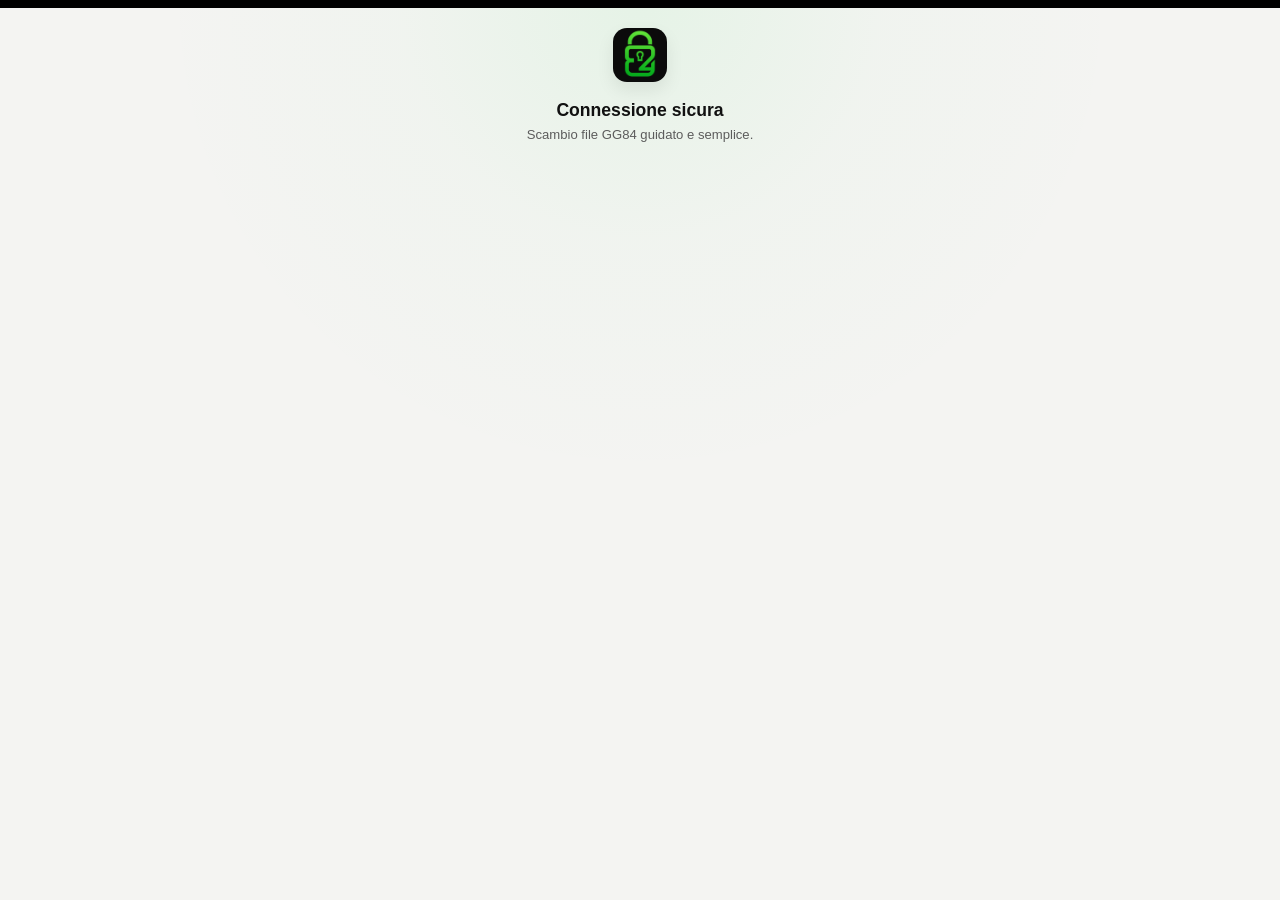
<file: chiave.html>
<!DOCTYPE html>
<html lang="it">
<head>
  <meta charset="UTF-8">
  <meta name="viewport" content="width=device-width, initial-scale=1.0, viewport-fit=cover">
  <title>GG84 – Connessione Sicura</title>
  <style>
    :root{
      --bg:#f4f4f2;--panel:#ffffff;--text:#111111;--muted:#5c5c5c;
      --green:#39e75f;--green-soft:#eefaf0;--green-line:rgba(27,152,63,.22);
      --blue-soft:#eef2f6;--blue-line:rgba(94,120,160,.18);
      --warn-soft:#fff8ee;--warn-line:rgba(218,148,19,.28);
      --danger-soft:#fff1f1;--danger-line:rgba(176,0,32,.22);
      --shadow:0 10px 30px rgba(0,0,0,.08);--safe-top:env(safe-area-inset-top,0px);
      --transition:.18s ease;
    }
    *{box-sizing:border-box;-webkit-tap-highlight-color:transparent}
    html,body{margin:0;padding:0;background:var(--bg);color:var(--text);font-family:Poppins,Arial,sans-serif;overflow-x:hidden}
    body{
      min-height:100vh;
      padding-top:calc(var(--safe-top) + 8px);
      position:relative;
      background:
        radial-gradient(circle at top center, rgba(57,231,95,.08) 0%, rgba(57,231,95,.02) 22%, rgba(0,0,0,0) 44%),
        var(--bg);
    }
    body::before{content:"";position:fixed;top:0;left:0;right:0;height:calc(var(--safe-top) + 8px);background:#000;z-index:999;pointer-events:none}
    .shell{width:100%;max-width:420px;margin:auto;padding:12px 14px 24px}
    .header{padding:8px 0 14px;text-align:center}
    .header-logo{width:54px;height:54px;border-radius:14px;object-fit:contain;display:inline-block;box-shadow:0 8px 18px rgba(0,0,0,.08)}
    .hero-copy{text-align:center;margin-bottom:10px}
    .hero-title{margin:0;font-size:1.1rem;font-weight:800;line-height:1.15}
    .hero-subtitle{margin:6px 0 0;font-size:.82rem;line-height:1.4;color:var(--muted)}
    .step{display:none;animation:fadeUp .22s ease}
    .step.show{display:block}
    .card{background:var(--panel);border-radius:28px;padding:24px 18px;border:1px solid rgba(0,0,0,.04);box-shadow:var(--shadow);text-align:center}
    .card.info{background:var(--blue-soft);border-color:var(--blue-line)}
    .card.warning{background:var(--warn-soft);border-color:var(--warn-line)}
    .card.danger{background:var(--danger-soft);border-color:var(--danger-line)}
    .card.connected{background:var(--green-soft);border-color:var(--green-line)}
    .card-title{margin:0 0 8px;font-size:1.2rem;font-weight:800;line-height:1.15}
    .card-text{margin:0;font-size:.92rem;line-height:1.45;color:var(--muted)}
    .action-grid{display:grid;gap:12px;margin-top:16px}
    .action-btn{
      width:100%;border:1px solid rgba(17,17,17,.08);border-radius:24px;background:#fff;padding:16px 14px;
      text-align:center;box-shadow:0 12px 24px rgba(0,0,0,.05);cursor:pointer;
      transition:transform var(--transition), box-shadow var(--transition), border-color var(--transition), opacity var(--transition);
      color:#111;font-weight:800;font-size:.96rem;
    }
    .action-btn:hover{transform:translateY(-1px);box-shadow:0 16px 28px rgba(0,0,0,.07);border-color:rgba(17,17,17,.14)}
    .action-btn.primary{background:#111;color:#fff;border-color:#111}
    .action-btn.success{background:var(--green);border-color:rgba(27,152,63,.28)}
    .action-btn.danger{background:#fff;border-color:rgba(176,0,32,.28)}
    .badge{display:inline-flex;align-items:center;justify-content:center;min-height:30px;padding:6px 12px;border-radius:999px;background:rgba(17,17,17,.06);font-size:.72rem;font-weight:900;letter-spacing:.08em;text-transform:uppercase;margin-bottom:10px}
    .person-name{font-weight:900;color:#111}
    .status{display:none;margin:0 0 12px;border-radius:18px;padding:12px 14px;font-size:.82rem;font-weight:700;line-height:1.45;box-shadow:var(--shadow)}
    .status.show{display:block}
    .status.ok{background:#eefaf0;border:1px solid rgba(27,152,63,.22);color:#1f6b3b}
    .status.warn{background:#fff8ee;border:1px solid rgba(218,148,19,.28);color:#8a5a12}
    .status.error{background:#fff1f1;border:1px solid rgba(176,0,32,.22);color:#8a1834}
    .footer-tag{margin-top:14px;text-align:center;font-size:.74rem;font-weight:800;color:#6a6a6a}
    .expiry-note{margin-top:12px;padding:10px 12px;border-radius:16px;background:rgba(255,241,241,0.96);border:1px solid rgba(176,0,32,.18);color:#a12828;font-size:.82rem;line-height:1.4;font-weight:800}
    @keyframes fadeUp{from{opacity:0;transform:translateY(8px)}to{opacity:1;transform:translateY(0)}}
  </style>

  <!-- GG84 PWA iOS - GG84_V.2_14.04.26 -->
  <meta name="theme-color" content="#0b0b0b">
  <meta name="apple-mobile-web-app-capable" content="yes">
  <meta name="mobile-web-app-capable" content="yes">
  <meta name="apple-mobile-web-app-status-bar-style" content="black-translucent">
  <meta name="apple-mobile-web-app-title" content="GG84">
  <meta name="application-name" content="GG84">
  <meta name="format-detection" content="telephone=no">
  <meta name="gg84-update-tag" content="GG84_V.2_14.04.26">
  <link rel="manifest" href="manifest.json">
  <link rel="apple-touch-icon" href="apple-touch-icon.png">
  <link rel="apple-touch-icon" sizes="180x180" href="apple-touch-icon.png">
  <link rel="apple-touch-icon" sizes="167x167" href="apple-touch-icon-167.png">
  <link rel="apple-touch-icon" sizes="152x152" href="apple-touch-icon-152.png">
  <link rel="apple-touch-icon" sizes="120x120" href="apple-touch-icon-120.png">
  <link rel="icon" type="image/png" sizes="192x192" href="icon-192.png">
  <link rel="icon" type="image/png" sizes="512x512" href="icon-512.png">
  <link rel="stylesheet" href="pwa-ios.css">
</head>
<body>
  <div class="shell">
    <div class="header">
      <img src="logo3.png" alt="GG84" class="header-logo">
    </div>

    <div class="hero-copy">
      <h1 class="hero-title">Connessione sicura</h1>
      <p class="hero-subtitle">Scambio file GG84 guidato e semplice.</p>
    </div>

    <div id="status" class="status"></div>

    <section id="step-remote-send" class="step">
      <div class="card info">
        <div class="badge">Invio invito</div>
        <h2 class="card-title">Inoltra il file GG84</h2>
        <p class="card-text">Dopo l’invio tornerai in Home con stato <span class="person-name">Connessione in attesa</span>.</p>
        <div class="action-grid">
          <button class="action-btn primary" id="btnSendInvite">Inoltra invito GG84</button>
          <button class="action-btn" id="btnRemoteSendHome">Torna alla Home</button>
        </div>
        <div class="expiry-note">⚠️ Questo invito scade dopo circa 15 minuti.</div>
      </div>
      <div class="footer-tag">GG84_V3_25.04.26</div>
    </section>

    <section id="step-remote-receive" class="step">
      <div class="card connected">
        <div class="badge">Invito ricevuto</div>
        <h2 class="card-title"><span id="receiveName">Una persona</span> vuole collegarsi con te</h2>
        <p class="card-text">Se riconosci questa persona, premi <span class="person-name">Accetta</span>. GG84 preparerà il file di risposta.</p>
        <div class="action-grid">
          <button class="action-btn success" id="btnAcceptInvite">Accetta e invia risposta</button>
          <button class="action-btn danger" id="btnRejectInvite">Non accetta</button>
        </div>
        <div class="expiry-note">⚠️ Questo invito scade dopo circa 15 minuti.</div>
      </div>
      <div class="footer-tag">GG84_V.2_16.04.26</div>
    </section>

    <section id="step-remote-send-back" class="step">
      <div class="card connected">
        <div class="badge">Risposta pronta</div>
        <h2 class="card-title">Invia il file di risposta</h2>
        <p class="card-text">Invia la risposta a <span id="sendBackName" class="person-name">questa persona</span>. Poi tornerai in Home.</p>
        <div class="action-grid">
          <button class="action-btn primary" id="btnSendBack">Invia risposta GG84</button>
          <button class="action-btn" id="btnSendBackHome">Torna alla Home</button>
        </div>
        <div class="expiry-note">⚠️ Questo invito scade dopo circa 15 minuti.</div>
      </div>
      <div class="footer-tag">GG84_V.2_16.04.26</div>
    </section>
  </div>

  <script src="script.js"></script>
  <script src="gg84_ux.js"></script>
  <script>
    const STEPS = [
      "step-remote-send",
      "step-remote-receive",
      "step-remote-send-back"
    ];

    const UI = {
      step: "gg84_ui_step",
      remoteInvite: "gg84_ui_remote_invite"
    };

    let currentInviteRaw = "";
    let currentInviteData = null;
    let hasCommittedFlow = false;

    function toast(message, variant = "ok") {
      try {
        if (window.GG84UX && typeof window.GG84UX.toast === "function") {
          window.GG84UX.toast(message, variant === "error" ? "error" : variant === "warn" ? "warn" : "ok");
          return;
        }
      } catch {}
      showStatus(message, variant);
    }

    function showStatus(message, variant = "ok") {
      const el = document.getElementById("status");
      if (!el) return;
      el.className = `status show ${variant}`;
      el.textContent = String(message || "");
    }

    function clearStatus() {
      const el = document.getElementById("status");
      if (!el) return;
      el.className = "status";
      el.textContent = "";
    }

    function setAcceptInviteBusy(isBusy) {
      const btn = document.getElementById("btnAcceptInvite");
      const rejectBtn = document.getElementById("btnRejectInvite");
      if (!btn) return;
      btn.disabled = !!isBusy;
      btn.style.opacity = isBusy ? "0.72" : "1";
      btn.style.cursor = isBusy ? "default" : "pointer";
      btn.textContent = isBusy ? "Preparazione risposta..." : "Accetta e invia risposta";
      if (rejectBtn) {
        rejectBtn.disabled = !!isBusy;
        rejectBtn.style.opacity = isBusy ? "0.72" : "1";
        rejectBtn.style.cursor = isBusy ? "default" : "pointer";
      }
    }

    function goStep(id) {
      STEPS.forEach(stepId => {
        const el = document.getElementById(stepId);
        if (el) el.classList.toggle("show", stepId === id);
      });
      try { localStorage.setItem(UI.step, id); } catch {}
      clearStatus();
    }

    function setReceiveName(name) {
      const safe = cleanString(name) || "Una persona";
      document.getElementById("receiveName").textContent = safe;
      document.getElementById("sendBackName").textContent = safe;
    }

    function getStoredInviteRaw() {
      return cleanString(localStorage.getItem(GG84.storage.pendingInviteFile) || localStorage.getItem(UI.remoteInvite) || "");
    }

    function persistInviteRaw(raw) {
      const normalized = cleanString(raw);
      currentInviteRaw = normalized;
      try {
        if (normalized) localStorage.setItem(UI.remoteInvite, normalized);
        else localStorage.removeItem(UI.remoteInvite);
      } catch {}
    }

    function clearRemoteTransientState() {
      try { localStorage.removeItem(GG84.storage.flowState); } catch {}
      try { localStorage.removeItem(GG84.storage.pendingInviteFile); } catch {}
      try { localStorage.removeItem(GG84.storage.pendingConfirmFile); } catch {}
      try { localStorage.removeItem(GG84.storage.pendingApprovalLink); } catch {}
      try { localStorage.removeItem(GG84.storage.incomingPayload); } catch {}
      try { localStorage.removeItem(UI.step); } catch {}
      try { localStorage.removeItem(UI.remoteInvite); } catch {}
      try { clearPendingPeer(); } catch {}
      if (typeof clearUiFlowArtifacts === "function") {
        try { clearUiFlowArtifacts(); } catch {}
      }
    }

    function safeHome(options = {}) {
      if (!options.keepState && !hasCommittedFlow) {
        clearRemoteTransientState();
      }
      location.replace("index.html");
    }

    function forceReceiveFromRaw(raw) {
      const parsed = parseInviteData(raw);
      if (!parsed || parsed.flow !== "invite") return false;
      currentInviteData = parsed;
      persistInviteRaw(raw);
      setReceiveName(parsed.name || "Una persona");
      if (typeof saveUiFlowState === "function") {
        saveUiFlowState("step-remote-receive", "invite", parsed.name || "", raw, "");
      }
      goStep("step-remote-receive");
      return true;
    }

    async function processIncomingResult(result, sourceRaw = "") {
      if (result && result.ok === false && result.errorMessage) {
        showStatus(result.errorMessage, "error");
        toast(result.errorMessage, "error");
        return false;
      }

      if (!result || !result.ok) return false;

      const personName = cleanString((result.data && result.data.name) || result.name || (result.peer && result.peer.name) || "Una persona");

      if (result.flow === "invite" || result.mode === "invite") {
        let inviteRaw = cleanString(sourceRaw || localStorage.getItem(GG84.storage.pendingInviteFile) || "");
        if (!inviteRaw && result.data) {
          try { inviteRaw = serializeGg84File(result.data); } catch {}
        }
        currentInviteData = result.data || result.peer || null;
        persistInviteRaw(inviteRaw);
        setReceiveName(personName);
        if (typeof saveUiFlowState === "function") {
          saveUiFlowState("step-remote-receive", "invite", personName, inviteRaw, "");
        }
        goStep("step-remote-receive");
        toast(`Invito ricevuto da ${personName}.`, "ok");
        return true;
      }

      if (result.flow === "confirm" || result.mode === "confirm") {
        hasCommittedFlow = true;
        try { clearUiFlowArtifacts(); } catch {}
        try { localStorage.removeItem(UI.step); } catch {}
        try { localStorage.removeItem(UI.remoteInvite); } catch {}
        toast(`${personName} ha confermato la connessione.`, "ok");
        safeHome({ keepState: true });
        return true;
      }

      return false;
    }

    async function consumeAnyIncomingOnce() {
      try {
        const nativeResult = typeof consumeNativeIncomingStoredFile === "function" ? consumeNativeIncomingStoredFile() : null;
        if (await processIncomingResult(nativeResult)) return true;

        const incomingPayload = cleanString(localStorage.getItem(GG84.storage.incomingPayload) || "");
        if (incomingPayload) {
          let result = null;
          let handledRaw = incomingPayload;

          if (/\.gg84($|\?)/i.test(incomingPayload) && typeof handleIncomingFile === "function") {
            result = await handleIncomingFile(incomingPayload);
          } else if (typeof handleLinkPayload === "function") {
            result = handleLinkPayload(incomingPayload);
          }

          if (await processIncomingResult(result, handledRaw)) {
            localStorage.removeItem(GG84.storage.incomingPayload);
            return true;
          }
        }

        const storedInviteRaw = getStoredInviteRaw();
        if (storedInviteRaw && forceReceiveFromRaw(storedInviteRaw)) return true;

        return false;
      } catch (error) {
        console.error("consumeAnyIncomingOnce error", error);
        return false;
      }
    }

    async function waitForIncoming(maxMs = 2200, intervalMs = 150) {
      const startedAt = Date.now();
      do {
        if (await consumeAnyIncomingOnce()) return true;
        await new Promise(resolve => setTimeout(resolve, intervalMs));
      } while (Date.now() - startedAt < maxMs);
      return false;
    }

    function restoreExistingState() {
      const active = getActivePeer();
      if (active && active.isActive) {
        safeHome({ keepState: true });
        return true;
      }

      const storedInviteRaw = getStoredInviteRaw();
      if (storedInviteRaw && forceReceiveFromRaw(storedInviteRaw)) {
        return true;
      }

      const pending = getPendingPeer();
      if (pending && pending.isPending) {
        safeHome({ keepState: true });
        return true;
      }

      return false;
    }

    async function boot() {
      try {
        await initGG84();
      } catch (error) {
        console.error(error);
        showStatus("Impossibile inizializzare GG84.", "error");
        return;
      }

      if (typeof setupIncomingFileListener === "function") {
        try { setupIncomingFileListener(); } catch {}
      }
      if (typeof setupAndroidBackNavigation === "function") {
        try { setupAndroidBackNavigation(); } catch {}
      }

      const queryInvite = parseInviteData(location.href);
      if (queryInvite && queryInvite.flow === "invite") {
        try {
          setPendingPeer(queryInvite.pub, queryInvite.name, queryInvite.device || "");
          localStorage.setItem(GG84.storage.flowState, "pending");
          const raw = serializeGg84File({
            v: queryInvite.v || GG84.file.version,
            type: GG84.file.types.INVITE,
            flow: "invite",
            name: queryInvite.name || "Una persona",
            pub: queryInvite.pub,
            pairNonce: queryInvite.pairNonce || queryInvite.nonce || "",
            ts: queryInvite.ts || Date.now(),
            meta: { device: queryInvite.device || "mobile", app: GG84.file.appName }
          });
          localStorage.setItem(GG84.storage.pendingInviteFile, raw);
          persistInviteRaw(raw);
        } catch {}
      }

      const incomingHandled = await waitForIncoming(2200, 150);
      if (incomingHandled) return;
      if (restoreExistingState()) return;
      goStep("step-remote-send");
    }

    async function sendInvite() {
      try {
        const result = await exportInviteGg84File();
        if (!result || !result.ok || !result.raw) {
          showStatus("Impossibile generare il file GG84.", "error");
          return;
        }

        const raw = cleanString(result.raw);
        if (raw) {
          persistInviteRaw(raw);
          localStorage.setItem(GG84.storage.pendingInviteFile, raw);
          localStorage.setItem(GG84.storage.flowState, "pending");
          hasCommittedFlow = true;
          if (typeof saveUiFlowState === "function") {
            saveUiFlowState("step-remote-send", "", "", raw, "");
          }
        }

        safeHome({ keepState: true });
      } catch (error) {
        console.error(error);
        showStatus("Impossibile generare il file GG84.", "error");
      }
    }

    async function acceptInvite() {
      const raw = currentInviteRaw || getStoredInviteRaw();
      const parsed = parseInviteData(raw);
      if (!parsed || parsed.flow !== "invite") {
        showStatus("Invito GG84 non disponibile.", "error");
        return;
      }

      if (!parsed.nonce || (typeof isValidPairNonce === "function" && !isValidPairNonce(parsed.nonce))) {
        showStatus("Invito GG84 non valido o incompleto.", "error");
        return;
      }

      currentInviteData = parsed;
      persistInviteRaw(raw);
      setReceiveName(parsed.name || "Una persona");
      localStorage.setItem(GG84.storage.flowState, "pending");
      if (typeof saveUiFlowState === "function") {
        saveUiFlowState("step-remote-receive", "invite", parsed.name || "", raw, "");
      }

      setAcceptInviteBusy(true);
      showStatus("GG84 sta preparando il file di risposta.", "ok");
      toast("Risposta in preparazione…", "ok");

      const sent = await sendBack({ fromOneTap: true });
      if (!sent) {
        setAcceptInviteBusy(false);
      }
    }

    function rejectInvite() {
      try { rejectPendingConnection(); } catch {}
      clearRemoteTransientState();
      safeHome();
    }

    async function sendBack(options = {}) {
      try {
        const raw = currentInviteRaw || getStoredInviteRaw();
        const parsed = parseInviteData(raw);

        if (!parsed || !parsed.pub || !parsed.nonce) {
          showStatus("Invito GG84 non valido o incompleto.", "error");
          return false;
        }

        const result = await exportConfirmGg84File(parsed);
        if (!result || !result.ok) {
          const message = options.fromOneTap
            ? "Risposta non inviata. Puoi riprovare da questa schermata."
            : "Impossibile generare il file di risposta.";
          showStatus(message, options.fromOneTap ? "warn" : "error");
          if (options.fromOneTap) {
            toast(message, "warn");
          }
          return false;
        }

        if (parsed && parsed.pub) {
          try {
            setActivePeer(parsed.pub, parsed.name || "Contatto");
          } catch {}
        }

        hasCommittedFlow = true;
        try { clearPendingPeer(); } catch {}
        try { localStorage.removeItem(GG84.storage.flowState); } catch {}
        try { localStorage.removeItem(GG84.storage.pendingInviteFile); } catch {}
        try { localStorage.removeItem(GG84.storage.pendingConfirmFile); } catch {}
        try { localStorage.removeItem(GG84.storage.pendingApprovalLink); } catch {}
        try { localStorage.removeItem(GG84.storage.incomingPayload); } catch {}
        try { localStorage.removeItem(UI.step); } catch {}
        try { localStorage.removeItem(UI.remoteInvite); } catch {}
        if (typeof clearUiFlowArtifacts === "function") {
          try { clearUiFlowArtifacts(); } catch {}
        }

        if (typeof saveUiFlowState === "function") {
          saveUiFlowState("", "", "", "", "sent");
        }

        setTimeout(() => {
          safeHome({ keepState: true });
        }, 40);
        return true;
      } catch (error) {
        console.error(error);
        const message = options.fromOneTap
          ? "Risposta non inviata. Puoi riprovare da questa schermata."
          : "Impossibile generare il file di risposta.";
        showStatus(message, options.fromOneTap ? "warn" : "error");
        if (options.fromOneTap) {
          toast(message, "warn");
        }
        return false;
      }
    }

    document.getElementById("btnRemoteSendHome").addEventListener("click", () => safeHome());
    document.getElementById("btnSendInvite").addEventListener("click", sendInvite);
    document.getElementById("btnAcceptInvite").addEventListener("click", acceptInvite);
    document.getElementById("btnRejectInvite").addEventListener("click", rejectInvite);
    document.getElementById("btnSendBack").addEventListener("click", sendBack);
    document.getElementById("btnSendBackHome").addEventListener("click", () => safeHome());

    window.addEventListener("focus", () => { consumeAnyIncomingOnce(); });
    document.addEventListener("visibilitychange", () => {
      if (!document.hidden) consumeAnyIncomingOnce();
    });

    boot();
  </script>

<script src="pwa-install.js" defer></script>
</body>
</html>
</file>
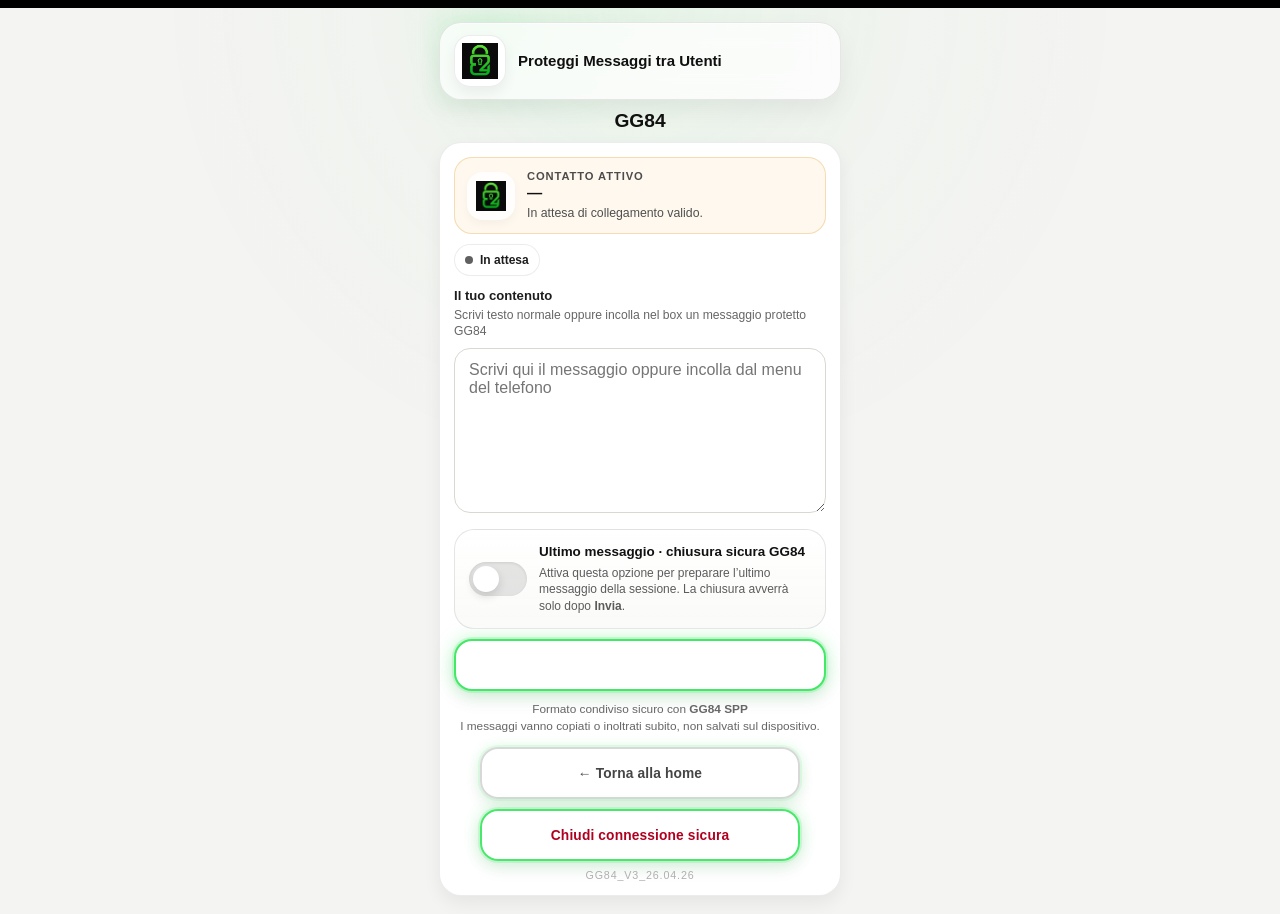
<file: cifra_share.html>
<!DOCTYPE html>
<html lang="it">
<head>
  <meta charset="UTF-8">
  <meta name="viewport" content="width=device-width, initial-scale=1.0, viewport-fit=cover">
  <title>GG84 – Messaggi protetti</title>

  <style>
    :root {
      --bg: #f4f4f2;
      --panel: #ffffff;
      --text: #111111;
      --muted: #5c5c5c;
      --shadow: 0 8px 18px rgba(0, 0, 0, 0.06);

      --green-main: #39e75f;
      --green-soft: #eefaf0;
      --green-line: rgba(27, 152, 63, 0.22);
      --green-glow: rgba(57, 231, 95, 0.52);

      --blue-soft: #eef4ff;
      --blue-line: rgba(74, 118, 196, 0.22);

      --warning-soft: #fff8ee;
      --warning-line: rgba(218, 148, 19, 0.28);

      --success-soft: #f2fbf5;
      --success-line: rgba(0, 180, 90, 0.32);

      --danger-soft: #fff1f1;
      --danger-line: rgba(176, 0, 32, 0.22);

      --transition: 0.18s ease;
      --safe-top: env(safe-area-inset-top, 0px);
    }

    * { box-sizing: border-box; }

    html, body {
      margin: 0;
      padding: 0;
      background: var(--bg);
      color: var(--text);
      font-family: Poppins, Arial, sans-serif;
      -webkit-tap-highlight-color: transparent;
      overflow-x: hidden;
    }

    body {
      min-height: 100vh;
      padding-top: calc(var(--safe-top) + 12px);
      background:
        radial-gradient(circle at top center, rgba(57, 231, 95, 0.08) 0%, rgba(57, 231, 95, 0.02) 22%, rgba(0, 0, 0, 0) 44%),
        var(--bg);
      position: relative;
    }

    body::before {
      content: "";
      position: fixed;
      top: 0;
      left: 0;
      right: 0;
      height: calc(var(--safe-top) + 8px);
      background: #000000;
      z-index: 999;
      pointer-events: none;
    }

    .shell {
      width: 100%;
      max-width: 430px;
      margin: 0 auto;
      padding: 10px 14px 18px;
    }

    .hero-wrap {
      position: relative;
      margin-bottom: 10px;
    }

    .hero-wrap::before {
      content: "";
      position: absolute;
      inset: -10px;
      background:
        radial-gradient(circle at 14% 18%, rgba(57, 231, 95, 0.16) 0%, rgba(57, 231, 95, 0.06) 18%, rgba(0, 0, 0, 0) 42%);
      filter: blur(10px);
      pointer-events: none;
      z-index: 0;
    }

    .hero {
      position: relative;
      z-index: 1;
      display: flex;
      align-items: center;
      gap: 12px;
      background: rgba(255, 255, 255, 0.74);
      border: 1px solid rgba(17, 17, 17, 0.09);
      border-radius: 22px;
      padding: 12px 14px;
      box-shadow:
        0 10px 24px rgba(0, 0, 0, 0.06),
        inset 0 1px 0 rgba(255, 255, 255, 0.52);
      backdrop-filter: blur(12px);
      -webkit-backdrop-filter: blur(12px);
    }

    .hero-logo-wrap {
      width: 52px;
      height: 52px;
      flex-shrink: 0;
      border-radius: 16px;
      background: rgba(255, 255, 255, 0.84);
      border: 1px solid rgba(17, 17, 17, 0.08);
      display: flex;
      align-items: center;
      justify-content: center;
      box-shadow: 0 6px 14px rgba(0, 0, 0, 0.06);
    }

    .hero-logo {
      width: 36px;
      height: 36px;
      object-fit: contain;
      display: block;
    }

    .hero-copy {
      flex: 1;
      min-width: 0;
      text-align: left;
    }

    .hero-title {
      margin: 0;
      font-size: 0.94rem;
      font-weight: 800;
      line-height: 1.15;
      color: #0f0f0f;
    }

    .banner {
      display: none;
      border-radius: 18px;
      padding: 12px 14px;
      margin-bottom: 10px;
      font-size: 0.8rem;
      line-height: 1.45;
      font-weight: 700;
      box-shadow: var(--shadow);
    }

    .banner.show { display: block; }
    .banner.success {
      background: var(--success-soft);
      border: 1px solid var(--success-line);
      color: #1f6b3b;
    }
    .banner.warning {
      background: var(--warning-soft);
      border: 1px solid var(--warning-line);
      color: #8a5a12;
    }
    .banner.error {
      background: var(--danger-soft);
      border: 1px solid var(--danger-line);
      color: #8a1834;
    }

    .title-block {
      text-align: center;
      margin: 6px 0 10px;
    }

    .title-block h1 {
      margin: 0;
      font-size: 1.2rem;
      font-weight: 900;
      color: #111;
    }

    .main-card {
      background: var(--panel);
      border: 1px solid rgba(17,17,17,0.08);
      border-radius: 22px;
      padding: 14px;
      box-shadow: var(--shadow);
    }

    .contact-card {
      display: flex;
      gap: 12px;
      align-items: center;
      padding: 12px;
      border-radius: 18px;
      background: var(--green-soft);
      border: 1px solid var(--green-line);
      margin-bottom: 10px;
    }

    .contact-card.warn {
      background: var(--warning-soft);
      border-color: var(--warning-line);
    }

    .contact-icon {
      width: 48px;
      height: 48px;
      border-radius: 16px;
      background: rgba(255,255,255,0.85);
      display: flex;
      align-items: center;
      justify-content: center;
      flex-shrink: 0;
      box-shadow: 0 4px 10px rgba(0,0,0,0.04);
    }

    .contact-icon img {
      width: 30px;
      height: 30px;
      object-fit: contain;
    }

    .contact-copy {
      min-width: 0;
      flex: 1;
    }

    .contact-label {
      margin: 0 0 2px;
      font-size: 0.7rem;
      font-weight: 800;
      letter-spacing: 0.08em;
      text-transform: uppercase;
      color: #4c4c4c;
    }

    .contact-name {
      margin: 0;
      font-size: 0.95rem;
      font-weight: 800;
      color: #101010;
      word-break: break-word;
    }

    .contact-state {
      margin: 4px 0 0;
      font-size: 0.77rem;
      line-height: 1.3;
      color: #4f4f4f;
    }

    .mode-strip {
      display: flex;
      align-items: center;
      justify-content: space-between;
      gap: 10px;
      margin-top: 2px;
      margin-bottom: 10px;
      flex-wrap: wrap;
    }

    .mode-badge {
      display: inline-flex;
      align-items: center;
      gap: 7px;
      padding: 8px 10px;
      border-radius: 999px;
      background: rgba(255,255,255,0.88);
      border: 1px solid rgba(17,17,17,0.08);
      font-size: 0.75rem;
      font-weight: 800;
      color: #1d1d1d;
    }

    .mode-dot {
      width: 8px;
      height: 8px;
      border-radius: 999px;
      background: currentColor;
      opacity: 0.7;
    }

    .field-box {
      margin-top: 12px;
    }

    .field-label {
      display: block;
      margin-bottom: 4px;
      font-size: 0.82rem;
      font-weight: 800;
      color: #1d1d1d;
    }

    .field-note {
      margin: 0 0 8px;
      font-size: 0.76rem;
      line-height: 1.35;
      color: #666;
    }

    textarea {
      width: 100%;
      border-radius: 16px;
      border: 1.5px solid #d9d9d2;
      background: #ffffff;
      color: #111111;
      font-size: 0.92rem;
      font-family: inherit;
      padding: 12px 14px;
      resize: vertical;
      transition: border-color var(--transition), box-shadow var(--transition), background var(--transition);
      min-height: 165px;
    }

    textarea:focus {
      outline: none;
      border-color: var(--green-main);
      box-shadow:
        0 0 0 3px rgba(57,231,95,0.18),
        0 0 10px rgba(57,231,95,0.35);
    }

    textarea.encrypted {
      background: #f7f7fb;
      border-color: rgba(74, 118, 196, 0.28);
    }

    textarea.decrypted {
      background: #fbfffc;
      border-color: rgba(0, 180, 90, 0.26);
    }

    textarea.final-readonly {
      box-shadow:
        0 0 0 2px rgba(57,231,95,0.18),
        0 0 18px rgba(57,231,95,0.18);
    }

    .final-flag-wrap {
      margin-top: 12px;
    }

    .final-flag-input {
      position: absolute;
      opacity: 0;
      pointer-events: none;
    }

    .final-flag-card {
      position: relative;
      display: grid;
      grid-template-columns: auto 1fr;
      gap: 12px;
      align-items: center;
      padding: 14px 14px;
      border-radius: 20px;
      border: 1.5px solid rgba(17,17,17,0.10);
      background: linear-gradient(180deg, rgba(255,255,255,0.96), rgba(250,250,248,0.94));
      cursor: pointer;
      transition: transform var(--transition), box-shadow var(--transition), border-color var(--transition), background var(--transition);
      overflow: hidden;
    }

    .final-flag-card::before {
      content: "";
      position: absolute;
      inset: -20%;
      background: radial-gradient(circle at 20% 20%, rgba(57,231,95,0.22), rgba(57,231,95,0.06) 34%, rgba(0,0,0,0) 58%);
      opacity: 0;
      transition: opacity var(--transition);
      pointer-events: none;
    }

    .final-flag-card:hover {
      transform: translateY(-1px);
      border-color: rgba(57,231,95,0.48);
      box-shadow:
        0 10px 20px rgba(0,0,0,0.06),
        0 0 0 1px rgba(57,231,95,0.20);
    }

    .final-flag-pill {
      width: 58px;
      height: 34px;
      border-radius: 999px;
      background: rgba(17,17,17,0.10);
      position: relative;
      transition: background var(--transition), box-shadow var(--transition);
      box-shadow: inset 0 1px 3px rgba(0,0,0,0.10);
    }

    .final-flag-pill::after {
      content: "";
      position: absolute;
      top: 4px;
      left: 4px;
      width: 26px;
      height: 26px;
      border-radius: 999px;
      background: #ffffff;
      box-shadow: 0 4px 10px rgba(0,0,0,0.14);
      transition: transform var(--transition);
    }

    .final-flag-copy {
      min-width: 0;
    }

    .final-flag-title {
      margin: 0;
      font-size: 0.84rem;
      font-weight: 900;
      color: #111111;
      line-height: 1.25;
    }

    .final-flag-note {
      margin: 4px 0 0;
      font-size: 0.75rem;
      line-height: 1.38;
      color: #5c5c5c;
    }

    .final-flag-input:checked + .final-flag-card {
      border-color: rgba(57,231,95,0.96);
      background: linear-gradient(180deg, rgba(239,250,242,0.98), rgba(247,255,249,0.96));
      box-shadow:
        0 0 0 2px rgba(57,231,95,0.18),
        0 0 22px rgba(57,231,95,0.34),
        0 14px 24px rgba(0,0,0,0.08);
    }

    .final-flag-input:checked + .final-flag-card::before {
      opacity: 1;
    }

    .final-flag-input:checked + .final-flag-card .final-flag-pill {
      background: linear-gradient(90deg, rgba(57,231,95,0.94), rgba(107,255,133,0.92));
      box-shadow: 0 0 16px rgba(57,231,95,0.42);
    }

    .final-flag-input:checked + .final-flag-card .final-flag-pill::after {
      transform: translateX(24px);
    }

    .final-flag-input:checked + .final-flag-card .final-flag-title {
      text-shadow: 0 0 10px rgba(57,231,95,0.22);
    }

    .final-status-card {
      display: none;
      margin-top: 12px;
      border-radius: 20px;
      padding: 14px 14px;
      background: linear-gradient(180deg, rgba(239,250,242,0.98), rgba(247,255,249,0.96));
      border: 1.5px solid rgba(57,231,95,0.62);
      box-shadow:
        0 0 0 2px rgba(57,231,95,0.14),
        0 0 18px rgba(57,231,95,0.24),
        0 10px 18px rgba(0,0,0,0.06);
    }

    .final-status-card.show {
      display: block;
      animation: fadeUp 0.22s ease;
    }

    .final-status-card.warning {
      background: linear-gradient(180deg, rgba(255,248,238,0.98), rgba(255,252,248,0.96));
      border-color: rgba(218,148,19,0.42);
      box-shadow:
        0 0 0 2px rgba(218,148,19,0.10),
        0 0 18px rgba(218,148,19,0.18),
        0 10px 18px rgba(0,0,0,0.06);
    }

    .final-status-kicker {
      margin: 0 0 4px;
      font-size: 0.68rem;
      letter-spacing: 0.08em;
      text-transform: uppercase;
      font-weight: 900;
      color: #3a3a3a;
    }

    .final-status-title {
      margin: 0;
      font-size: 0.88rem;
      line-height: 1.28;
      font-weight: 900;
      color: #111111;
    }

    .final-status-note {
      margin: 6px 0 0;
      font-size: 0.76rem;
      line-height: 1.42;
      color: #565656;
    }

    .row {
      display: grid;
      gap: 8px;
      margin-top: 10px;
      grid-template-columns: repeat(2, 1fr);
    }

    .btn {
      min-height: 42px;
      border-radius: 16px;
      border: 1.5px solid #111111;
      background: #ffffff;
      color: #111111;
      font-family: inherit;
      font-size: 0.8rem;
      font-weight: 800;
      cursor: pointer;
      box-shadow: 0 4px 10px rgba(0,0,0,0.04);
      transition: transform var(--transition), box-shadow var(--transition), border-color var(--transition), background var(--transition), opacity var(--transition);
      display: inline-flex;
      align-items: center;
      justify-content: center;
      gap: 8px;
      padding: 0 14px;
    }

    .btn:hover,
    .btn:focus-visible {
      border-color: var(--green-main);
      box-shadow:
        0 0 0 2px rgba(57,231,95,0.25),
        0 0 12px rgba(57,231,95,0.55),
        0 10px 18px rgba(57,231,95,0.18);
    }

    .btn:active {
      transform: scale(0.985);
    }

    .btn.primary {
      background: #111111;
      color: #ffffff;
    }

    .btn.primary:hover,
    .btn.primary:focus-visible {
      box-shadow:
        0 0 0 2px rgba(57,231,95,0.35),
        0 0 14px rgba(57,231,95,0.65),
        0 12px 22px rgba(57,231,95,0.22);
    }

    .btn.ghost {
      border-color: rgba(17,17,17,0.16);
      background: rgba(255,255,255,0.76);
      color: #454545;
    }



    .btn.smart-action {
      width: 100%;
      min-height: 52px;
      border-radius: 18px;
      border-width: 2px;
      font-size: 0.9rem;
      font-weight: 900;
      letter-spacing: 0.01em;
    }

    .btn.smart-empty {
      background: #ffffff;
      color: transparent;
      border-color: rgba(57,231,95,0.95);
      box-shadow:
        0 0 0 2px rgba(57,231,95,0.18),
        0 0 18px rgba(57,231,95,0.35),
        0 10px 18px rgba(0,0,0,0.06);
      cursor: default;
    }

    .btn.smart-gg84 {
      background: var(--green-main);
      color: #111111;
      border-color: rgba(27,152,63,0.36);
      box-shadow:
        0 0 0 2px rgba(57,231,95,0.14),
        0 0 18px rgba(57,231,95,0.28),
        0 10px 18px rgba(0,0,0,0.06);
    }

    .btn.smart-blue {
      background: #dbeafe;
      color: #111111;
      border-color: rgba(74,118,196,0.34);
      box-shadow:
        0 0 0 2px rgba(74,118,196,0.10),
        0 0 16px rgba(74,118,196,0.18),
        0 10px 18px rgba(0,0,0,0.06);
    }

    .btn.smart-yellow {
      background: #fff3cd;
      color: #111111;
      border-color: rgba(218,148,19,0.36);
      box-shadow:
        0 0 0 2px rgba(218,148,19,0.10),
        0 0 16px rgba(218,148,19,0.18),
        0 10px 18px rgba(0,0,0,0.06);
    }

    .btn.home-wide:hover,
    .btn.home-wide:focus-visible {
      border-color: rgba(57,231,95,1);
      box-shadow:
        0 0 0 2px rgba(57,231,95,0.28),
        0 0 24px rgba(57,231,95,0.65),
        0 16px 30px rgba(0,0,0,0.18);
    }

    .btn.home-wide:active {
      transform: scale(0.985);
      border-color: rgba(57,231,95,1);
      box-shadow:
        0 0 0 3px rgba(57,231,95,0.36),
        0 0 30px rgba(57,231,95,0.78);
      animation: gg84HomeGlowClick 0.45s ease;
    }

    @keyframes gg84HomeGlowClick {
      0% { box-shadow: 0 0 0 0 rgba(57,231,95,0), 0 0 0 rgba(57,231,95,0); }
      45% { box-shadow: 0 0 0 4px rgba(57,231,95,0.34), 0 0 34px rgba(57,231,95,0.86); }
      100% { box-shadow: 0 0 0 2px rgba(57,231,95,0.22), 0 0 22px rgba(57,231,95,0.50); }
    }

    .session-actions {
      display: grid;
      grid-template-columns: 1fr;
      justify-items: center;
      gap: 10px;
      margin-top: 13px;
    }

    .btn.session-wide {
      display: inline-flex;
      justify-content: center;
      align-items: center;
      margin: 0 auto;
      width: min(100%, 320px);
      max-width: 100%;
      min-height: 52px;
      border-radius: 18px;
      border-width: 2px;
      font-size: 0.86rem;
      font-weight: 900;
      letter-spacing: 0.01em;
      text-align: center;
      padding: 0 18px;
    }

    .btn.home-wide {
      border-color: rgba(17,17,17,0.16);
      background: rgba(255,255,255,0.96);
      color: #454545;
      box-shadow:
        0 0 0 2px rgba(57,231,95,0.10),
        0 0 14px rgba(57,231,95,0.18),
        0 8px 18px rgba(0,0,0,0.06);
    }

    .btn.alert-wide {
      border-color: rgba(57,231,95,0.92);
      background: rgba(255,255,255,0.96);
      color: #b00020;
      box-shadow:
        0 0 0 2px rgba(57,231,95,0.16),
        0 0 18px rgba(57,231,95,0.28),
        0 8px 18px rgba(0,0,0,0.06);
    }

    .btn.home-wide:hover,
    .btn.home-wide:focus-visible,
    .btn.alert-wide:hover,
    .btn.alert-wide:focus-visible {
      border-color: rgba(57,231,95,1);
      box-shadow:
        0 0 0 2px rgba(57,231,95,0.22),
        0 0 22px rgba(57,231,95,0.40),
        0 12px 22px rgba(0,0,0,0.08);
    }

    .btn.alert-wide:hover,
    .btn.alert-wide:focus-visible {
      color: #a1001c;
    }

    .btn.full {
      width: 100%;
    }

    .btn.warn {
      background: #111111;
      color: #ffffff;
      border-color: rgba(218,148,19,0.44);
      box-shadow:
        0 0 0 2px rgba(218,148,19,0.12),
        0 0 14px rgba(218,148,19,0.18),
        0 10px 18px rgba(0,0,0,0.08);
    }

    .btn:disabled {
      opacity: 0.56;
      cursor: not-allowed;
      box-shadow: 0 4px 10px rgba(0,0,0,0.04);
    }

    .micro-note {
      margin-top: 10px;
      font-size: 0.74rem;
      line-height: 1.4;
      color: #666;
      text-align: center;
    }

    .footer-nav {
      margin-top: 12px;
    }

    .version {
      margin-top: 8px;
      text-align: center;
      font-size: 0.67rem;
      color: #9e9e9e;
      letter-spacing: 0.08em;
      opacity: 0.82;
    }

    .process-overlay,
    .gg84-modal-overlay {
      position: fixed;
      inset: 0;
      background: rgba(0,0,0,0.45);
      backdrop-filter: blur(5px);
      -webkit-backdrop-filter: blur(5px);
      display: flex;
      align-items: center;
      justify-content: center;
      z-index: 10000;
      opacity: 0;
      pointer-events: none;
      transition: opacity 0.22s ease;
      padding: 18px;
    }

    .process-overlay.show,
    .gg84-modal-overlay.show {
      opacity: 1;
      pointer-events: all;
    }

    .process-content,
    .gg84-modal-card {
      width: min(320px, 90vw);
      background: rgba(255,255,255,0.96);
      border: 1px solid rgba(17,17,17,0.08);
      border-radius: 22px;
      padding: 18px 16px;
      text-align: center;
      box-shadow: 0 18px 40px rgba(0,0,0,0.18);
    }

    .anim-logo,
    .gg84-modal-logo {
      width: 68px;
      height: 68px;
      object-fit: contain;
      display: block;
      margin: 0 auto 12px;
      filter: drop-shadow(0 8px 16px rgba(57, 231, 95, 0.18));
    }

    .anim-logo {
      animation: pulseLogo 0.75s ease-in-out infinite alternate;
    }

    .anim-text {
      min-height: 44px;
      font-size: 0.74rem;
      line-height: 1.35;
      color: #1f1f1f;
      word-break: break-word;
      margin-bottom: 8px;
    }

    .anim-label {
      font-size: 0.78rem;
      font-weight: 800;
      color: #4b4b4b;
    }

    .gg84-modal-kicker {
      margin: 0 0 4px;
      font-size: 0.7rem;
      font-weight: 900;
      letter-spacing: 0.08em;
      text-transform: uppercase;
      color: #4d4d4d;
    }

    .gg84-modal-title {
      margin: 0;
      font-size: 0.96rem;
      line-height: 1.28;
      font-weight: 900;
      color: #111111;
    }

    .gg84-modal-text {
      margin: 10px 0 0;
      font-size: 0.78rem;
      line-height: 1.48;
      color: #5a5a5a;
      white-space: pre-line;
    }

    .gg84-modal-actions {
      display: grid;
      gap: 8px;
      margin-top: 14px;
    }

    .gg84-modal-card.warning {
      border-color: rgba(218,148,19,0.22);
      box-shadow: 0 18px 40px rgba(0,0,0,0.18), 0 0 22px rgba(218,148,19,0.12);
    }

    .gg84-modal-card.success {
      border-color: rgba(57,231,95,0.30);
      box-shadow: 0 18px 40px rgba(0,0,0,0.18), 0 0 22px rgba(57,231,95,0.16);
    }

    .gg84-pulse-success {
      animation: gg84PulseSuccess 0.9s ease;
    }

    @keyframes pulseLogo {
      from { transform: scale(1); }
      to { transform: scale(1.08); }
    }

    @keyframes gg84PulseSuccess {
      0% { box-shadow: 0 0 0 0 rgba(57,231,95,0.00); }
      30% { box-shadow: 0 0 0 4px rgba(57,231,95,0.16), 0 0 18px rgba(57,231,95,0.28); }
      100% { box-shadow: 0 0 0 0 rgba(57,231,95,0.00); }
    }

    @keyframes fadeUp {
      from { opacity: 0; transform: translateY(8px); }
      to { opacity: 1; transform: translateY(0); }
    }

    @media (max-width: 390px) {
      .row {
        grid-template-columns: 1fr;
      }

      textarea {
        min-height: 150px;
      }
    }
  </style>
  <link rel="stylesheet" href="gg84_ux.css">

  <!-- GG84 PWA iOS - GG84_V.2_14.04.26 -->
  <meta name="theme-color" content="#0b0b0b">
  <meta name="apple-mobile-web-app-capable" content="yes">
  <meta name="mobile-web-app-capable" content="yes">
  <meta name="apple-mobile-web-app-status-bar-style" content="black-translucent">
  <meta name="apple-mobile-web-app-title" content="GG84">
  <meta name="application-name" content="GG84">
  <meta name="format-detection" content="telephone=no">
  <meta name="gg84-update-tag" content="GG84_V.2_14.04.26">
  <link rel="manifest" href="manifest.json">
  <link rel="apple-touch-icon" href="apple-touch-icon.png">
  <link rel="apple-touch-icon" sizes="180x180" href="apple-touch-icon.png">
  <link rel="apple-touch-icon" sizes="167x167" href="apple-touch-icon-167.png">
  <link rel="apple-touch-icon" sizes="152x152" href="apple-touch-icon-152.png">
  <link rel="apple-touch-icon" sizes="120x120" href="apple-touch-icon-120.png">
  <link rel="icon" type="image/png" sizes="192x192" href="icon-192.png">
  <link rel="icon" type="image/png" sizes="512x512" href="icon-512.png">
  <link rel="stylesheet" href="pwa-ios.css">
</head>
<body>
  <main class="shell">
    <div class="hero-wrap">
      <section class="hero">
        <div class="hero-logo-wrap">
          <img src="logo3.png" alt="GG84" class="hero-logo">
        </div>

        <div class="hero-copy">
          <h2 class="hero-title">Proteggi Messaggi tra Utenti</h2>
        </div>
      </section>
    </div>

    <div id="feedbackBanner" class="banner success"></div>
    <div id="warningBanner" class="banner warning"></div>
    <div id="errorBanner" class="banner error"></div>

    <section class="title-block">
      <h1>GG84</h1>
    </section>

    <section class="main-card">
      <div id="contactCard" class="contact-card">
        <div class="contact-icon">
          <img src="logo3.png" alt="GG84">
        </div>
        <div class="contact-copy">
          <p class="contact-label">Contatto attivo</p>
          <p id="contactName" class="contact-name">—</p>
          <p id="contactState" class="contact-state">In attesa di collegamento valido.</p>
        </div>
      </div>

      <div class="mode-strip">
        <div id="modeBadge" class="mode-badge">
          <span class="mode-dot"></span>
          <span>In attesa</span>
        </div>
      </div>

      <div class="field-box">
        <label class="field-label" for="text">Il tuo contenuto</label>
        <div class="field-note">Scrivi testo normale oppure incolla nel box un messaggio protetto GG84</div>
        <textarea id="text" placeholder="Scrivi qui il messaggio oppure incolla dal menu del telefono"></textarea>
      </div>

      <div id="finalFlagWrap" class="final-flag-wrap">
        <input type="checkbox" id="finalMessageFlag" class="final-flag-input">
        <label for="finalMessageFlag" class="final-flag-card">
          <span class="final-flag-pill" aria-hidden="true"></span>
          <span class="final-flag-copy">
            <p class="final-flag-title">Ultimo messaggio · chiusura sicura GG84</p>
            <p class="final-flag-note">Attiva questa opzione per preparare l’ultimo messaggio della sessione. La chiusura avverrà solo dopo <strong>Invia</strong>.</p>
          </span>
        </label>
      </div>

      <div id="finalPreparedCard" class="final-status-card">
        <p class="final-status-kicker">Ultimo messaggio pronto</p>
        <p class="final-status-title">Questo payload chiuderà la connessione sicura GG84 dopo <strong>Invia</strong>.</p>
        <p class="final-status-note">Finché non completi l’invio, la sessione resta ancora attiva solo per consentirti di consegnare l’ultimo messaggio.</p>
      </div>

      <div id="finalReadCard" class="final-status-card warning">
        <p class="final-status-kicker">Ultimo messaggio ricevuto</p>
        <p id="finalReadTitle" class="final-status-title">Questo è l’ultimo messaggio visibile di questa connessione sicura GG84.</p>
        <p class="final-status-note">Dopo la lettura, premendo il pulsante qui sotto, la sessione protetta verrà terminata e l’app tornerà alla Home.</p>
      </div>

      <div class="row" style="grid-template-columns:1fr;">
        <button id="mainActionBtn" class="btn smart-action smart-empty" onclick="runMainAction()" aria-label="Azione messaggio"></button>
      </div>

      <div class="micro-note">
        Formato condiviso sicuro con <strong>GG84 SPP</strong><br>
        I messaggi vanno copiati o inoltrati subito, non salvati sul dispositivo.
      </div>

      <div class="session-actions">
        <button class="btn session-wide home-wide" onclick="location.href='index.html'">← Torna alla home</button>
        <button class="btn session-wide alert-wide" onclick="disconnectSecure()">Chiudi connessione sicura</button>
      </div>

      <div class="version">GG84_V3_26.04.26</div>
    </section>
  </main>

  <div id="processOverlay" class="process-overlay">
    <div class="process-content">
      <img src="logo3.png" id="animLogo" class="anim-logo" alt="GG84">
      <div id="animText" class="anim-text"></div>
      <div id="animLabel" class="anim-label"></div>
    </div>
  </div>

  <div id="gg84Modal" class="gg84-modal-overlay" aria-hidden="true">
    <div id="gg84ModalCard" class="gg84-modal-card success">
      <img src="logo3.png" class="gg84-modal-logo" alt="GG84">
      <p id="gg84ModalKicker" class="gg84-modal-kicker">GG84</p>
      <p id="gg84ModalTitle" class="gg84-modal-title">Conferma operazione</p>
      <p id="gg84ModalText" class="gg84-modal-text"></p>
      <div id="gg84ModalActions" class="gg84-modal-actions"></div>
    </div>
  </div>

  <script src="script.js"></script>
  <script src="gg84_ux.js"></script>
  <script>
    const textarea = document.getElementById("text");
    const mainActionBtn = document.getElementById("mainActionBtn");
    const modeBadge = document.getElementById("modeBadge");
    const copyShareBtn = { disabled: false };
    const finalMessageFlag = document.getElementById("finalMessageFlag");
    const finalFlagWrap = document.getElementById("finalFlagWrap");
    const finalPreparedCard = document.getElementById("finalPreparedCard");
    const finalReadCard = document.getElementById("finalReadCard");
    const finalReadTitle = document.getElementById("finalReadTitle");
    const finalReadCloseBtn = document.getElementById("finalReadCloseBtn");

    const feedbackBanner = document.getElementById("feedbackBanner");
    const warningBanner = document.getElementById("warningBanner");
    const errorBanner = document.getElementById("errorBanner");

    const contactCard = document.getElementById("contactCard");
    const contactName = document.getElementById("contactName");
    const contactState = document.getElementById("contactState");

    const overlay = document.getElementById("processOverlay");
    const animText = document.getElementById("animText");
    const animLabel = document.getElementById("animLabel");

    const modalOverlay = document.getElementById("gg84Modal");
    const modalCard = document.getElementById("gg84ModalCard");
    const modalKicker = document.getElementById("gg84ModalKicker");
    const modalTitle = document.getElementById("gg84ModalTitle");
    const modalText = document.getElementById("gg84ModalText");
    const modalActions = document.getElementById("gg84ModalActions");

    let finalPayloadPrepared = false;
    let waitingReceiverForcedClose = false;
    let receiverFinalPeerName = "";
    let modalResolver = null;
    let uiState = "idle";

    function ggSuccess(message, boxId = null) {
      if (window.GG84UX) GG84UX.success(message, boxId);
    }

    function ggWarning(message, boxId = null) {
      if (window.GG84UX) GG84UX.warning(message, boxId);
    }

    function ggError(message, boxId = null) {
      if (window.GG84UX) GG84UX.error(message, boxId);
    }

    function showBanner(el, message) {
      el.innerHTML = message;
      el.classList.add("show");
    }

    function hideBanner(el) {
      el.innerHTML = "";
      el.classList.remove("show");
    }

    function clearBanners() {
      hideBanner(feedbackBanner);
      hideBanner(warningBanner);
      hideBanner(errorBanner);
    }

    function resetFinalFlowState(options = {}) {
      const { preserveToggle = false, preserveTextReadonly = false } = options;
      finalPayloadPrepared = false;
      waitingReceiverForcedClose = false;
      receiverFinalPeerName = "";
      finalPreparedCard.classList.remove("show");
      finalReadCard.classList.remove("show");

      if (!preserveToggle) {
        finalMessageFlag.checked = false;
      }

      if (!preserveTextReadonly) {
        textarea.readOnly = false;
        textarea.classList.remove("final-readonly");
      }

      finalFlagWrap.style.display = "block";
      copyShareBtn.disabled = false;
    }

    function detectMode(text) {
      const value = String(text || "").trim();
      if (!value) return "idle";
      return isEncryptedPayload(value) ? "decrypt" : "encrypt";
    }

    function setModeBadge(text) {
      modeBadge.innerHTML = `<span class="mode-dot"></span><span>${text}</span>`;
    }

    function applySmartButton(label, variant) {
      mainActionBtn.textContent = label;
      mainActionBtn.className = `btn smart-action ${variant}`;
    }

    function updateMainActionUI() {
      const value = textarea.value.trim();
      const mode = detectMode(value);
      const toggleOn = !!finalMessageFlag.checked;

      textarea.classList.remove("encrypted", "decrypted");

      if (waitingReceiverForcedClose) {
        uiState = "locked_final";
        applySmartButton("Ho letto · chiudi connessione", "smart-yellow");
        setModeBadge("Ultimo messaggio ricevuto");
        return;
      }

      if (uiState === "ready_send" && value) {
        applySmartButton("Invia", "smart-blue");
        setModeBadge(finalPayloadPrepared ? "Ultimo messaggio protetto" : "Messaggio protetto");
        textarea.classList.add("encrypted");
        return;
      }

      if (uiState === "read_done" && value) {
        applySmartButton("Cancella", "smart-yellow");
        setModeBadge("Messaggio letto");
        textarea.classList.add("decrypted");
        return;
      }

      if (mode === "idle") {
        uiState = "idle";
        applySmartButton("", "smart-empty");
        setModeBadge("In attesa");
        return;
      }

      if (mode === "decrypt") {
        uiState = "decrypt";
        applySmartButton("Leggi messaggio", "smart-gg84");
        setModeBadge("Messaggio protetto");
        textarea.classList.add("encrypted");
        return;
      }

      uiState = "encrypt";
      applySmartButton(toggleOn ? "Proteggi ultimo messaggio" : "Proteggi", "smart-gg84");
      setModeBadge(toggleOn ? "Ultimo messaggio in preparazione" : "Messaggio normale");
    }

    function showOverlay() {
      overlay.classList.add("show");
    }

    function hideOverlay() {
      overlay.classList.remove("show");
    }

    function wait(ms) {
      return new Promise(resolve => setTimeout(resolve, ms));
    }

    async function playEncryptVisual() {
      animText.textContent = "Contenuto protetto in preparazione.";
      animLabel.textContent = "GG84 sta proteggendo il messaggio...";
      showOverlay();
      await wait(700);
      animText.textContent = "Chiave attiva in uso.";
      animLabel.textContent = "Cifratura sicura in corso...";
      await wait(700);
    }

    async function playDecryptVisual() {
      animText.textContent = "Messaggio protetto rilevato.";
      animLabel.textContent = "GG84 sta verificando il collegamento...";
      showOverlay();
      await wait(700);
      animText.textContent = "Contenuto protetto in apertura.";
      animLabel.textContent = "Decifratura in corso...";
      await wait(700);
    }

    function isPeerUsable(peer) {
      return !!(peer && peer.isActive && peer.pub && cleanString(peer.pub));
    }

    function ensureActivePeer() {
      const peer = getActivePeer();

      if (!isPeerUsable(peer)) {
        contactCard.classList.add("warn");
        contactName.textContent = "—";
        contactState.textContent = "In attesa di collegamento valido.";
        showBanner(errorBanner, "Prima devi collegare una persona.");
        ggError("Prima devi collegare una persona", "contactCard");
        return null;
      }

      return peer;
    }

    async function renderContactState() {
      const peer = getActivePeer();

      if (!isPeerUsable(peer)) {
        contactCard.classList.add("warn");
        contactName.textContent = "—";
        contactState.textContent = "In attesa di collegamento valido.";
        hideBanner(warningBanner);
        return;
      }

      contactName.textContent = peer.name || "Contatto collegato";

      try {
        const verified = isActivePeerVerified();

        if (verified) {
          contactCard.classList.remove("warn");
          contactState.innerHTML = "Collegamento attivo verificato ✔<br>Impronta verificata";
          hideBanner(warningBanner);
          return;
        }

        contactCard.classList.add("warn");
        contactState.innerHTML = "Collegamento attivo.<br>Verifica consigliata nella schermata collegamento";
        showBanner(warningBanner, "Connessione non verificata. Verifica l’impronta per maggiore sicurezza.");
      } catch {
        contactCard.classList.remove("warn");
        contactState.textContent = "Collegamento attivo.";
      }
    }

    function showModal({
      variant = "success",
      kicker = "GG84",
      title = "Conferma operazione",
      text = "",
      actions = []
    }) {
      if (modalResolver) {
        modalResolver(null);
        modalResolver = null;
      }

      modalCard.className = `gg84-modal-card ${variant}`;
      modalKicker.textContent = kicker;
      modalTitle.textContent = title;
      modalText.textContent = text;
      modalActions.innerHTML = "";

      return new Promise(resolve => {
        modalResolver = resolve;

        actions.forEach(action => {
          const button = document.createElement("button");
          button.type = "button";
          button.className = `btn full ${action.className || ""}`.trim();
          button.textContent = action.label;
          button.addEventListener("click", () => {
            hideModal(action.value);
          });
          modalActions.appendChild(button);
        });

        modalOverlay.classList.add("show");
        modalOverlay.setAttribute("aria-hidden", "false");
      });
    }

    function hideModal(value = null) {
      modalOverlay.classList.remove("show");
      modalOverlay.setAttribute("aria-hidden", "true");

      if (modalResolver) {
        const resolve = modalResolver;
        modalResolver = null;
        resolve(value);
      }
    }

    async function confirmFinalSend(peerName) {
      return showModal({
        variant: "warning",
        kicker: "Ultimo messaggio",
        title: "Chiusura sicura GG84",
        text: `Stai inviando l’ultimo messaggio. La connessione sicura GG84 con l’utente “${peerName || "Contatto collegato"}” verrà terminata. Dopo questa operazione, i messaggi scambiati non potranno più essere decifrati all’interno dell’app. Vuoi procedere?`,
        actions: [
          { label: "Invia e chiudi", value: "confirm", className: "primary" },
          { label: "Annulla", value: "cancel", className: "ghost" }
        ]
      });
    }

    async function showIncomingFinalNotice(peerName) {
      return showModal({
        variant: "warning",
        kicker: "Messaggio di chiusura",
        title: "Ultimo messaggio ricevuto",
        text: `Attenzione. L’utente “${peerName || "Contatto collegato"}” ha inviato un messaggio di chiusura della connessione sicura GG84. Questo sarà l’ultimo messaggio che potrai visualizzare all’interno dell’app.`,
        actions: [
          { label: "Leggi ultimo messaggio", value: "read", className: "primary" }
        ]
      });
    }

    async function confirmManualDisconnect() {
      return showModal({
        variant: "warning",
        kicker: "Chiusura sessione",
        title: "Interrompi connessione sicura GG84",
        text: "Stai per terminare la connessione sicura attiva. I messaggi scambiati non saranno più decifrabili all’interno dell’app. L’identità locale resterà invece disponibile. Vuoi continuare?",
        actions: [
          { label: "Chiudi connessione", value: "confirm", className: "primary" },
          { label: "Annulla", value: "cancel", className: "ghost" }
        ]
      });
    }

    async function copyTextSmart(value, okMessage) {
      const text = String(value || "").trim();
      if (!text) return false;

      try {
        const clipboardPlugin =
          window.Capacitor &&
          window.Capacitor.Plugins &&
          window.Capacitor.Plugins.Clipboard;

        const isNative =
          window.Capacitor &&
          typeof window.Capacitor.isNativePlatform === "function" &&
          window.Capacitor.isNativePlatform();

        if (isNative && clipboardPlugin && typeof clipboardPlugin.write === "function") {
          await clipboardPlugin.write({ string: text });
          showBanner(feedbackBanner, okMessage);
          ggSuccess(okMessage.replace(" ✔", ""), "text");
          return true;
        }
      } catch {}

      try {
        if (navigator.clipboard && typeof navigator.clipboard.writeText === "function") {
          await navigator.clipboard.writeText(text);
          showBanner(feedbackBanner, okMessage);
          ggSuccess(okMessage.replace(" ✔", ""), "text");
          return true;
        }
      } catch {}

      try {
        const ta = document.createElement("textarea");
        ta.value = text;
        ta.setAttribute("readonly", "");
        ta.style.position = "fixed";
        ta.style.opacity = "0";
        ta.style.pointerEvents = "none";
        ta.style.left = "-9999px";
        ta.style.top = "0";
        document.body.appendChild(ta);
        ta.focus();
        ta.select();
        ta.setSelectionRange(0, ta.value.length);
        const ok = document.execCommand("copy");
        document.body.removeChild(ta);

        if (ok) {
          showBanner(feedbackBanner, okMessage);
          ggSuccess(okMessage.replace(" ✔", ""), "text");
          return true;
        }
      } catch {}

      showBanner(errorBanner, "Impossibile copiare il contenuto.");
      ggError("Impossibile copiare il contenuto", "text");
      return false;
    }

    async function readClipboardTextSmart() {
      try {
        const clipboardPlugin =
          window.Capacitor &&
          window.Capacitor.Plugins &&
          window.Capacitor.Plugins.Clipboard;

        const isNative =
          window.Capacitor &&
          typeof window.Capacitor.isNativePlatform === "function" &&
          window.Capacitor.isNativePlatform();

        if (isNative && clipboardPlugin && typeof clipboardPlugin.read === "function") {
          const result = await clipboardPlugin.read();
          return String((result && (result.value || result.string)) || "").trim();
        }
      } catch {}

      try {
        if (navigator.clipboard && typeof navigator.clipboard.readText === "function") {
          const text = await navigator.clipboard.readText();
          return String(text || "").trim();
        }
      } catch {}

      return "";
    }

    async function completeForcedReceiverClose() {
      try {
        if (typeof rotateIdentityAfterConnectionClose === "function") {
          await rotateIdentityAfterConnectionClose();
        } else {
          clearCurrentConnection();
        }
      } catch (error) {
        console.error(error);
        clearCurrentConnection();
      }

      showBanner(feedbackBanner, "Connessione sicura chiusa ✔");
      ggSuccess("Connessione sicura chiusa", "contactCard");

      setTimeout(() => {
        location.href = "index.html";
      }, 260);
    }

    async function completeFinalSendAndClose() {
      try {
        if (typeof rotateIdentityAfterConnectionClose === "function") {
          await rotateIdentityAfterConnectionClose();
        } else {
          clearCurrentConnection();
        }
      } catch (error) {
        console.error(error);
        clearCurrentConnection();
      }

      showBanner(feedbackBanner, "Ultimo messaggio inviato. Connessione chiusa ✔");
      ggSuccess("Ultimo messaggio inviato", "text");

      setTimeout(() => {
        location.href = "index.html";
      }, 260);
    }

    async function runMainAction() {
      clearBanners();

      if (uiState === "ready_send") {
        await copyOrShareText();
        return;
      }

      if (uiState === "read_done") {
        clearMessageBox();
        return;
      }

      if (waitingReceiverForcedClose || uiState === "locked_final") {
        await completeForcedReceiverClose();
        return;
      }

      const value = textarea.value.trim();
      if (!value) {
        showBanner(warningBanner, "Scrivi o incolla prima un contenuto nel box.");
        ggWarning("Scrivi o incolla prima un contenuto", "text");
        return;
      }

      if (waitingReceiverForcedClose) {
        showBanner(warningBanner, "Questo è l’ultimo messaggio ricevuto. Dopo la lettura devi chiudere la connessione.");
        ggWarning("Ultimo messaggio già aperto", "text");
        return;
      }

      const peer = ensureActivePeer();
      if (!peer) return;

      if (!isActivePeerVerified()) {
        showBanner(warningBanner, "Connessione non verificata. Verifica l’impronta per maggiore sicurezza.");
        ggWarning("Connessione non verificata", "contactCard");
      }

      try {
        if (detectMode(value) === "decrypt") {
          await playDecryptVisual();
          const result = await decryptMessage(value, peer.pub);
          const plain = result && typeof result === "object" ? result.text : "";
          const payloadIsFinal = !!(result && typeof result === "object" && result.isFinal);
          hideOverlay();

          if (payloadIsFinal) {
            await showIncomingFinalNotice(peer.name || "Contatto collegato");
          }

          textarea.value = plain;
          textarea.classList.remove("encrypted");
          textarea.classList.add("decrypted");

          if (payloadIsFinal) {
            waitingReceiverForcedClose = true;
            uiState = "locked_final";
            receiverFinalPeerName = peer.name || "Contatto collegato";
            textarea.readOnly = true;
            textarea.classList.add("final-readonly");
            finalFlagWrap.style.display = "none";
            finalReadTitle.innerHTML = `L’utente “${receiverFinalPeerName}” ha chiuso la connessione sicura GG84. Questo è l’ultimo messaggio visibile all’interno dell’app.`;
            finalReadCard.classList.add("show");
            copyShareBtn.disabled = true;
            showBanner(warningBanner, "Ultimo messaggio aperto. Dopo la lettura devi chiudere la connessione.");
            ggWarning("Ultimo messaggio aperto", "text");
          } else {
            resetFinalFlowState({ preserveToggle: true });
            uiState = "read_done";
            showBanner(feedbackBanner, "Messaggio aperto correttamente ✔");
            ggSuccess("Messaggio aperto", "text");
          }

          updateMainActionUI();
          return;
        }

        await playEncryptVisual();
        const isFinal = !!finalMessageFlag.checked;
        let payloadText = value;

        if (isFinal) {
          payloadText = "[GG84_CLOSE]\n" + payloadText;
        }

        let encrypted = await encryptMessage(payloadText, peer.pub);

        hideOverlay();

        textarea.value = encrypted;
        textarea.classList.remove("decrypted");
        textarea.classList.add("encrypted");
        finalPayloadPrepared = isFinal;
        uiState = "ready_send";

        if (isFinal) {
          finalPreparedCard.classList.add("show");
          showBanner(feedbackBanner, "Ultimo messaggio protetto. Ora completa con Invia ✔");
          ggSuccess("Ultimo messaggio protetto", "text");
        } else {
          finalPreparedCard.classList.remove("show");
          showBanner(feedbackBanner, "Messaggio protetto correttamente ✔");
          ggSuccess("Messaggio protetto", "text");
        }

        updateMainActionUI();
      } catch (error) {
        hideOverlay();
        console.error(error);
        showBanner(errorBanner, "Impossibile completare l’operazione. Verifica di usare il contatto giusto.");
        ggError("Impossibile completare l’operazione", "text");
      }
    }

    async function copyOrShareText() {
      const value = textarea.value.trim();
      if (!value) {
        showBanner(warningBanner, "Non c'è nulla da inviare o copiare.");
        ggWarning("Non c'è nulla da inviare o copiare", "text");
        return;
      }

      if (waitingReceiverForcedClose) {
        showBanner(warningBanner, "Questo ultimo messaggio è solo leggibile. Premi “Ho letto · chiudi connessione”.");
        ggWarning("Ultimo messaggio solo in lettura", "text");
        return;
      }

      const isPreparedFinalPayload = finalPayloadPrepared && detectMode(value) === "decrypt";
      const activePeer = getActivePeer();

      if (isPreparedFinalPayload) {
        const confirmation = await confirmFinalSend(activePeer.name || "Contatto collegato");
        if (confirmation !== "confirm") {
          showBanner(warningBanner, "Invio finale annullato. La connessione resta ancora attiva.");
          ggWarning("Invio finale annullato", "text");
          return;
        }
      }

      try {
        const sharePlugin =
          window.Capacitor &&
          window.Capacitor.Plugins &&
          window.Capacitor.Plugins.Share;

        const canUseNativeShare =
          sharePlugin &&
          typeof sharePlugin.share === "function" &&
          window.Capacitor &&
          typeof window.Capacitor.isNativePlatform === "function" &&
          window.Capacitor.isNativePlatform();

        let completed = false;

        if (canUseNativeShare) {
          await sharePlugin.share({
            title: "Messaggio GG84",
            text: value,
            dialogTitle: "Invia messaggio GG84"
          });

          completed = true;
        } else {
          completed = await copyTextSmart(value, isPreparedFinalPayload ? "Ultimo messaggio copiato ✔" : "Contenuto copiato ✔");
        }

        if (!completed) return;

        if (!canUseNativeShare) {
          if (!isPreparedFinalPayload) {
            setTimeout(() => {
              location.href = "index.html";
            }, 260);
            return;
          }
        } else {
          showBanner(feedbackBanner, isPreparedFinalPayload ? "Ultimo messaggio pronto per l’invio ✔" : "Contenuto pronto per l’invio ✔");
          ggSuccess(isPreparedFinalPayload ? "Ultimo messaggio pronto per l’invio" : "Contenuto pronto per l’invio", "text");
        }

        if (isPreparedFinalPayload) {
          await completeFinalSendAndClose();
        } else {
          setTimeout(() => {
            location.href = "index.html";
          }, 260);
        }
      } catch (error) {
        console.error(error);
        const copied = await copyTextSmart(value, isPreparedFinalPayload ? "Invio non disponibile. Ultimo messaggio copiato ✔" : "Invio non disponibile. Contenuto copiato ✔");

        if (!copied) {
          showBanner(errorBanner, "Impossibile inviare o copiare il contenuto.");
          ggError("Impossibile inviare o copiare", "text");
          return;
        }

        if (isPreparedFinalPayload) {
          await completeFinalSendAndClose();
        } else {
          ggWarning("Invio non disponibile, contenuto copiato", "text");
          setTimeout(() => {
            location.href = "index.html";
          }, 260);
        }
      }
    }

    async function pasteFromClipboard() {
      if (waitingReceiverForcedClose) {
        showBanner(warningBanner, "Prima completa la chiusura di questa connessione sicura.");
        ggWarning("Chiusura sessione richiesta", "text");
        return;
      }

      const text = await readClipboardTextSmart();
      if (!text) {
        showBanner(errorBanner, "Impossibile leggere dagli appunti.");
        ggError("Impossibile leggere dagli appunti", "text");
        return;
      }

      resetFinalFlowState();
      textarea.value = text;
      updateMainActionUI();
      ggSuccess("Contenuto incollato", "text");
    }

    function clearMessageBox() {
      if (waitingReceiverForcedClose) {
        showBanner(warningBanner, "Questo ultimo messaggio deve prima essere chiuso correttamente.");
        ggWarning("Ultimo messaggio in chiusura", "text");
        return;
      }

      clearBanners();
      resetFinalFlowState();
      textarea.value = "";
      textarea.classList.remove("encrypted", "decrypted");
      uiState = "idle";
      updateMainActionUI();
      textarea.focus();
      ggWarning("Campo ripulito", "text");
    }

    async function disconnectSecure() {
      if (waitingReceiverForcedClose) {
        await completeForcedReceiverClose();
        return;
      }

      const decision = await confirmManualDisconnect();
      if (decision !== "confirm") return;

      try {
        if (typeof rotateIdentityAfterConnectionClose === "function") {
          await rotateIdentityAfterConnectionClose();
        } else {
          clearCurrentConnection();
        }
        showBanner(feedbackBanner, "Connessione chiusa correttamente ✔ Nuova identità GG84 pronta.");
        contactName.textContent = "—";
        contactState.textContent = "Nessuna connessione attiva.";

        setTimeout(() => {
          location.href = "index.html";
        }, 260);
      } catch (e) {
        console.error(e);
        showBanner(errorBanner, "Errore durante la chiusura della connessione.");
      }
    }

    async function boot() {
      try {
        await initGG84();
        await renderContactState();
        resetFinalFlowState();
        updateMainActionUI();
      } catch (error) {
        console.error(error);
        showBanner(errorBanner, "Impossibile inizializzare il motore sicuro.");
        ggError("Impossibile inizializzare il motore sicuro", "text");
      }
    }

    textarea.addEventListener("input", () => {
      if (waitingReceiverForcedClose) return;
      uiState = "manual";
      if (detectMode(textarea.value) !== "decrypt") {
        finalPayloadPrepared = false;
        finalPreparedCard.classList.remove("show");
      }
      updateMainActionUI();
    });

    finalMessageFlag.addEventListener("change", updateMainActionUI);

    if (finalReadCloseBtn) finalReadCloseBtn.addEventListener("click", completeForcedReceiverClose);

    if (typeof setupAndroidBackNavigation === "function") {
      setupAndroidBackNavigation();
    }

    boot();
  </script>

<script src="pwa-install.js" defer></script>
</body>
</html>
</file>
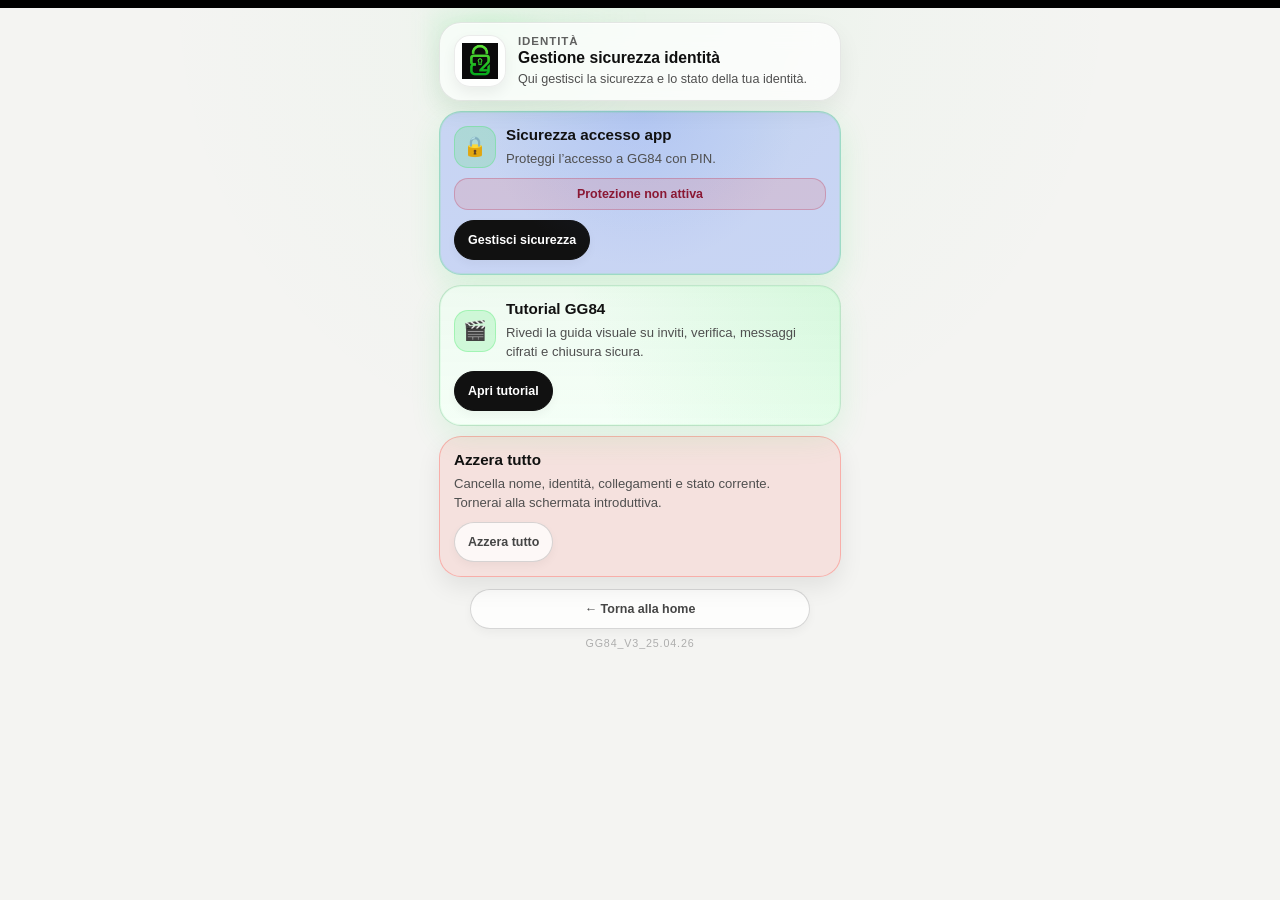
<file: identita.html>
<!DOCTYPE html>
<html lang="it">
<head>
  <meta charset="UTF-8">
  <meta name="viewport" content="width=device-width, initial-scale=1.0, viewport-fit=cover">
  <title>GG84 – La mia identità</title>

  <style>
    :root {
      --bg: #f4f4f2;
      --panel: #ffffff;
      --text: #111111;
      --muted: #5c5c5c;
      --shadow: 0 8px 18px rgba(0, 0, 0, 0.06);

      --green-main: #39e75f;
      --green-soft: #eefaf0;
      --green-line: rgba(27, 152, 63, 0.22);

      --blue-soft: #eef2f6;
      --blue-line: rgba(94, 120, 160, 0.18);

      --danger-soft: #fff1f1;
      --danger-line: rgba(176, 0, 32, 0.22);

      --warning-soft: #fff8ee;
      --warning-line: rgba(218, 148, 19, 0.28);

      --safe-top: env(safe-area-inset-top, 0px);
      --transition: 0.18s ease;
    }

    * {
      box-sizing: border-box;
    }

    html,
    body {
      margin: 0;
      padding: 0;
      background: var(--bg);
      color: var(--text);
      font-family: Poppins, Arial, sans-serif;
      -webkit-tap-highlight-color: transparent;
      overflow-x: hidden;
    }

    body {
      min-height: 100vh;
      padding-top: calc(var(--safe-top) + 12px);
      position: relative;
      background:
        radial-gradient(
          circle at top center,
          rgba(57, 231, 95, 0.08) 0%,
          rgba(57, 231, 95, 0.02) 22%,
          rgba(0, 0, 0, 0) 44%
        ),
        var(--bg);
    }

    body::before {
      content: "";
      position: fixed;
      top: 0;
      left: 0;
      right: 0;
      height: calc(var(--safe-top) + 8px);
      background: #000000;
      z-index: 999;
      pointer-events: none;
    }

    .shell {
      width: 100%;
      max-width: 430px;
      margin: 0 auto;
      padding: 10px 14px 18px;
    }

    .hero-wrap {
      position: relative;
      margin-bottom: 10px;
    }

    .hero-wrap::before {
      content: "";
      position: absolute;
      inset: -10px;
      background:
        radial-gradient(
          circle at 14% 18%,
          rgba(57, 231, 95, 0.16) 0%,
          rgba(57, 231, 95, 0.06) 18%,
          rgba(0, 0, 0, 0) 42%
        );
      filter: blur(10px);
      pointer-events: none;
      z-index: 0;
    }

    .hero {
      position: relative;
      z-index: 1;
      display: flex;
      align-items: center;
      gap: 12px;
      background: rgba(255, 255, 255, 0.74);
      border: 1px solid rgba(17, 17, 17, 0.09);
      border-radius: 22px;
      padding: 12px 14px;
      box-shadow:
        0 10px 24px rgba(0, 0, 0, 0.06),
        inset 0 1px 0 rgba(255, 255, 255, 0.52);
      backdrop-filter: blur(12px);
      -webkit-backdrop-filter: blur(12px);
    }

    .hero-logo-wrap {
      width: 52px;
      height: 52px;
      flex-shrink: 0;
      border-radius: 16px;
      background: rgba(255, 255, 255, 0.84);
      border: 1px solid rgba(17, 17, 17, 0.08);
      display: flex;
      align-items: center;
      justify-content: center;
      box-shadow: 0 6px 14px rgba(0, 0, 0, 0.06);
    }

    .hero-logo {
      width: 36px;
      height: 36px;
      object-fit: contain;
      display: block;
    }

    .hero-copy {
      flex: 1;
      min-width: 0;
      text-align: left;
    }

    .hero-kicker {
      margin: 0 0 2px;
      font-size: 0.72rem;
      font-weight: 700;
      letter-spacing: 0.08em;
      text-transform: uppercase;
      color: #4f4f4f;
      opacity: 0.9;
    }

    .hero-title {
      margin: 0;
      font-size: 0.98rem;
      font-weight: 800;
      line-height: 1.15;
      color: #0f0f0f;
    }

    .hero-subtitle {
      margin: 4px 0 0;
      font-size: 0.79rem;
      line-height: 1.34;
      color: #4f4f4f;
    }

    .home-wide {
      width: min(100%, 340px);
      min-height: 50px;
      margin: 10px auto 0 auto;
      display: flex;
      justify-content: center;
      align-items: center;
      text-align: center;
      border-radius: 18px;
      padding: 0 20px;
    }

    .stack {
      display: grid;
      gap: 10px;
    }

    .card {
      background: rgba(255, 255, 255, 0.96);
      border: 1px solid rgba(17, 17, 17, 0.06);
      border-radius: 22px;
      padding: 14px;
      box-shadow: 0 10px 25px rgba(0, 0, 0, 0.08);
      transition: all 0.2s ease;
    }

    .card:active {
      transform: scale(0.98);
    }

    .card.info {
      background: rgba(57, 231, 95, 0.1);
      border-color: rgba(57, 231, 95, 0.25);
    }

    .card.warning {
      background: rgba(255, 170, 0, 0.1);
      border-color: rgba(255, 170, 0, 0.3);
    }


    .card.tutorial {
      position: relative;
      overflow: hidden;
      background: linear-gradient(180deg, rgba(238,250,240,0.96), rgba(244,255,247,0.92));
      border: 1px solid rgba(27,152,63,0.24);
      box-shadow:
        0 12px 30px rgba(57, 231, 95, 0.12),
        0 0 0 1px rgba(57, 231, 95, 0.08) inset;
    }

    .card.tutorial::before {
      content: "";
      position: absolute;
      inset: -30%;
      background: radial-gradient(circle at top right, rgba(57,231,95,0.20), transparent 58%);
      pointer-events: none;
    }

    .card.danger {
      background: rgba(255, 59, 48, 0.1);
      border-color: rgba(255, 59, 48, 0.3);
    }

    .card-title {
      margin: 0 0 6px;
      font-size: 0.95rem;
      font-weight: 800;
      color: #111111;
    }

    .card-text {
      margin: 0;
      font-size: 0.82rem;
      line-height: 1.45;
      color: #4f4f4f;
    }

    .field {
      margin-top: 10px;
    }

    .label {
      display: block;
      margin-bottom: 5px;
      font-size: 0.8rem;
      font-weight: 800;
      color: #1d1d1d;
    }

    input[type="text"] {
      width: 100%;
      min-height: 46px;
      border-radius: 16px;
      border: 1.5px solid #d9d9d2;
      background: #ffffff;
      color: #111111;
      font-family: inherit;
      font-size: 0.92rem;
      padding: 0 14px;
      transition: border-color var(--transition), box-shadow var(--transition);
    }

    input[type="text"]:focus {
      outline: none;
      border-color: var(--green-main);
      box-shadow: 0 0 0 3px rgba(57, 231, 95, 0.12);
    }

    .mono-box {
      margin-top: 10px;
      padding: 11px 12px;
      border-radius: 16px;
      background: rgba(255, 255, 255, 0.92);
      border: 1px solid rgba(17, 17, 17, 0.08);
      font-size: 0.76rem;
      line-height: 1.45;
      word-break: break-all;
      color: #222;
      font-family: ui-monospace, SFMono-Regular, Menlo, Consolas, monospace;
      min-height: 64px;
    }

    .mono-box.compact {
      min-height: 52px;
      max-height: 148px;
      overflow: auto;
    }

    .actions {
      display: flex;
      flex-wrap: wrap;
      gap: 8px;
      margin-top: 10px;
    }

    .btn {
      min-height: 40px;
      padding: 0 13px;
      border-radius: 999px;
      border: 1.5px solid #111111;
      background: #ffffff;
      color: #111111;
      font-family: inherit;
      font-size: 0.78rem;
      font-weight: 800;
      cursor: pointer;
      box-shadow: 0 4px 10px rgba(0, 0, 0, 0.04);
      transition:
        transform var(--transition),
        box-shadow var(--transition),
        border-color var(--transition),
        background var(--transition);
    }

    .btn:hover {
      transform: translateY(-1px);
      border-color: var(--green-main);
      box-shadow:
        0 8px 14px rgba(0, 0, 0, 0.08),
        0 0 0 1.5px var(--green-main);
    }

    .btn:active {
      transform: scale(0.985);
    }

    .btn.primary {
      background: #111111;
      color: #ffffff;
    }

    .btn.ghost {
      border-color: rgba(17, 17, 17, 0.16);
      background: rgba(255, 255, 255, 0.76);
      color: #454545;
    }

    .collapse-area {
      display: none;
    }

    .collapse-area.show {
      display: block;
    }

    .card.security {
      position: relative;
      background: rgba(80, 120, 255, 0.25);
      border: 1px solid rgba(57, 231, 95, 0.3);
      box-shadow:
        0 12px 30px rgba(57, 231, 95, 0.15),
        0 0 0 1px rgba(57, 231, 95, 0.12) inset;
    }

    .card.security::before {
      content: "";
      position: absolute;
      inset: -2px;
      border-radius: 24px;
      background: radial-gradient(circle at top, rgba(80, 120, 255, 0.25), transparent 60%);
      opacity: 0.6;
      pointer-events: none;
    }

    .security-head {
      display: flex;
      align-items: center;
      gap: 10px;
      position: relative;
      z-index: 1;
    }

    .security-icon {
      width: 42px;
      height: 42px;
      border-radius: 14px;
      background: rgba(57, 231, 95, 0.18);
      border: 1px solid rgba(57, 231, 95, 0.3);
      display: flex;
      align-items: center;
      justify-content: center;
      font-size: 1.2rem;
      flex-shrink: 0;
    }

    .security-status {
      margin-top: 10px;
      border-radius: 14px;
      padding: 8px 10px;
      font-size: 0.78rem;
      font-weight: 700;
      text-align: center;
      position: relative;
      z-index: 1;
    }

    .security-status.on {
      background: rgba(57, 231, 95, 0.16);
      color: #1f6b3b;
      border: 1px solid rgba(27, 152, 63, 0.25);
    }

    .security-status.off {
      background: rgba(255, 59, 48, 0.12);
      color: #8a1834;
      border: 1px solid rgba(176, 0, 32, 0.22);
    }

    .status {
      display: none;
      margin-top: 10px;
      border-radius: 16px;
      padding: 11px 12px;
      font-size: 0.8rem;
      font-weight: 700;
      line-height: 1.45;
      text-align: center;
    }

    .status.show {
      display: block;
    }

    .status.ok {
      background: var(--green-soft);
      border: 1px solid var(--green-line);
      color: #1f6b3b;
    }

    .status.warn {
      background: var(--warning-soft);
      border: 1px solid var(--warning-line);
      color: #8a5a12;
    }

    .status.error {
      background: var(--danger-soft);
      border: 1px solid var(--danger-line);
      color: #8a1834;
    }

    .footer-nav {
      margin-top: 12px;
    }

    .version {
      margin-top: 8px;
      text-align: center;
      font-size: 0.67rem;
      color: #9e9e9e;
      letter-spacing: 0.08em;
      opacity: 0.82;
    }
  </style>
  <link rel="stylesheet" href="gg84_ux.css">

  <!-- GG84 PWA iOS - GG84_V.2_14.04.26 -->
  <meta name="theme-color" content="#0b0b0b">
  <meta name="apple-mobile-web-app-capable" content="yes">
  <meta name="mobile-web-app-capable" content="yes">
  <meta name="apple-mobile-web-app-status-bar-style" content="black-translucent">
  <meta name="apple-mobile-web-app-title" content="GG84">
  <meta name="application-name" content="GG84">
  <meta name="format-detection" content="telephone=no">
  <meta name="gg84-update-tag" content="GG84_V.2_14.04.26">
  <link rel="manifest" href="manifest.json">
  <link rel="apple-touch-icon" href="apple-touch-icon.png">
  <link rel="apple-touch-icon" sizes="180x180" href="apple-touch-icon.png">
  <link rel="apple-touch-icon" sizes="167x167" href="apple-touch-icon-167.png">
  <link rel="apple-touch-icon" sizes="152x152" href="apple-touch-icon-152.png">
  <link rel="apple-touch-icon" sizes="120x120" href="apple-touch-icon-120.png">
  <link rel="icon" type="image/png" sizes="192x192" href="icon-192.png">
  <link rel="icon" type="image/png" sizes="512x512" href="icon-512.png">
  <link rel="stylesheet" href="pwa-ios.css">
</head>

<body>
  <main class="shell">
    <div class="hero-wrap">
      <section class="hero">
        <div class="hero-logo-wrap">
          <img src="logo3.png" alt="GG84" class="hero-logo">
        </div>

        <div class="hero-copy">
          <p class="hero-kicker">Identità</p>
          <h1 class="hero-title">Gestione sicurezza identità</h1>
          <p class="hero-subtitle">Qui gestisci la sicurezza e lo stato della tua identità.</p>
        </div>
      </section>
    </div>

    <div class="stack">

      <section class="card security">
        <div class="security-head">
          <div class="security-icon">🔒</div>
          <div>
            <h2 class="card-title">Sicurezza accesso app</h2>
            <p class="card-text">Proteggi l’accesso a GG84 con PIN.</p>
          </div>
        </div>

        <div class="security-status" id="securityStatus">
          Verifica stato sicurezza...
        </div>

        <div class="actions">
          <button class="btn primary" type="button" onclick="location.href='sic.html'">Gestisci sicurezza</button>
        </div>
      </section>

      <section class="card tutorial">
        <div class="security-head">
          <div class="security-icon">🎬</div>
          <div>
            <h2 class="card-title">Tutorial GG84</h2>
            <p class="card-text">Rivedi la guida visuale su inviti, verifica, messaggi cifrati e chiusura sicura.</p>
          </div>
        </div>

        <div class="actions">
          <button class="btn primary" type="button" onclick="location.href='tutorial.html?from=gestione'">Apri tutorial</button>
        </div>
      </section>

      <section class="card danger">
        <h2 class="card-title">Azzera tutto</h2>
        <p class="card-text">
          Cancella nome, identità, collegamenti e stato corrente.<br>
          Tornerai alla schermata introduttiva.
        </p>

        <div class="actions">
          <button class="btn ghost" type="button" onclick="resetEverything()">Azzera tutto</button>
        </div>
      </section>

      <div id="pageStatus" class="status"></div>
    </div>

    <div class="footer-nav">
  <button class="btn ghost home-wide" onclick="location.href='index.html'">
    ← Torna alla home
  </button>
</div>

    <div class="version">GG84_V3_25.04.26</div>
  </main>

  <script src="script.js"></script>
  <script src="gg84_ux.js"></script>
  <script>
    const pageStatus = document.getElementById("pageStatus");

    function showStatus(message, kind = "ok") {
      pageStatus.textContent = message;
      pageStatus.className = `status show ${kind}`;
    }

    function hideStatus() {
      pageStatus.textContent = "";
      pageStatus.className = "status";
    }

    function renderIdentity() {
      return true;
    }

    function renderSecurityStatus() {
      const el = document.getElementById("securityStatus");
      if (!el) return;

      const enabled = isAppLockEnabled() && hasStoredAppPin();

      if (enabled) {
        el.textContent = "Protezione attiva (PIN)";
        el.className = "security-status on";
      } else {
        el.textContent = "Protezione non attiva";
        el.className = "security-status off";
      }
    }

    async function resetEverything() {
  // ⚠️ 1. PRIMO ALERT FORTE
  const first = window.confirm(
    "⚠️ ATTENZIONE\n\n" +
    "Stai per cancellare COMPLETAMENTE la tua identità GG84.\n\n" +
    "• Tutti i collegamenti verranno persi\n" +
    "• Tutti i messaggi cifrati non saranno più leggibili\n\n" +
    "Questa azione è IRREVERSIBILE.\n\n" +
    "Vuoi continuare?"
  );
  if (!first) return;

  // ⚠️ 2. SECONDO CONFIRM (ANTI ERRORE)
  const second = window.confirm(
    "Conferma definitiva:\n\n" +
    "Sei SICURO al 100% di voler eliminare tutto?"
  );
  if (!second) return;

  // 🔐 3. RICHIESTA PIN SE ATTIVO
  const pinEnabled = isAppLockEnabled() && hasStoredAppPin();

  if (pinEnabled) {
    const enteredPin = prompt("Inserisci il PIN per confermare:");

    if (!enteredPin) {
      showStatus("Operazione annullata.", "warn");
      if (window.GG84UX) {
        GG84UX.warning("Operazione annullata");
      }
      return;
    }

    const valid = await verifyAppPin(enteredPin); // già esistente nel tuo sistema

    if (!valid) {
      showStatus("PIN errato. Operazione bloccata.", "error");
      if (window.GG84UX) {
        GG84UX.error("PIN errato");
      }
      return;
    }
  }

  // 💣 4. RESET REALE
  try {
    resetAllGG84Data();
    localStorage.removeItem(GG84.storage.introDone);
    localStorage.removeItem(GG84.storage.onboardingDone);
    localStorage.removeItem("gg84_tutorial_seen");

    showStatus("Identità eliminata. Ritorno all'introduzione...", "ok");
    if (window.GG84UX) {
      GG84UX.success("Identità eliminata");
    }

    setTimeout(() => {
      window.location.href = "intro.html";
    }, 900);

  } catch (error) {
    console.error(error);
    showStatus("Errore durante l’azzeramento dei dati.", "error");
    if (window.GG84UX) {
      GG84UX.error("Errore durante l’azzeramento");
    }
  }
}

    async function boot() {
      try {
        await initGG84();
        renderIdentity();
        renderSecurityStatus();
      } catch (error) {
        console.error(error);
        showStatus("Impossibile inizializzare l’identità sicura.", "error");
        if (window.GG84UX) {
          GG84UX.error("Impossibile inizializzare l’identità");
        }
      }
    }

    if (typeof setupAndroidBackNavigation === "function") {
      setupAndroidBackNavigation();
    }

    boot();
  </script>

<script src="pwa-install.js" defer></script>
</body>
</html>
</file>
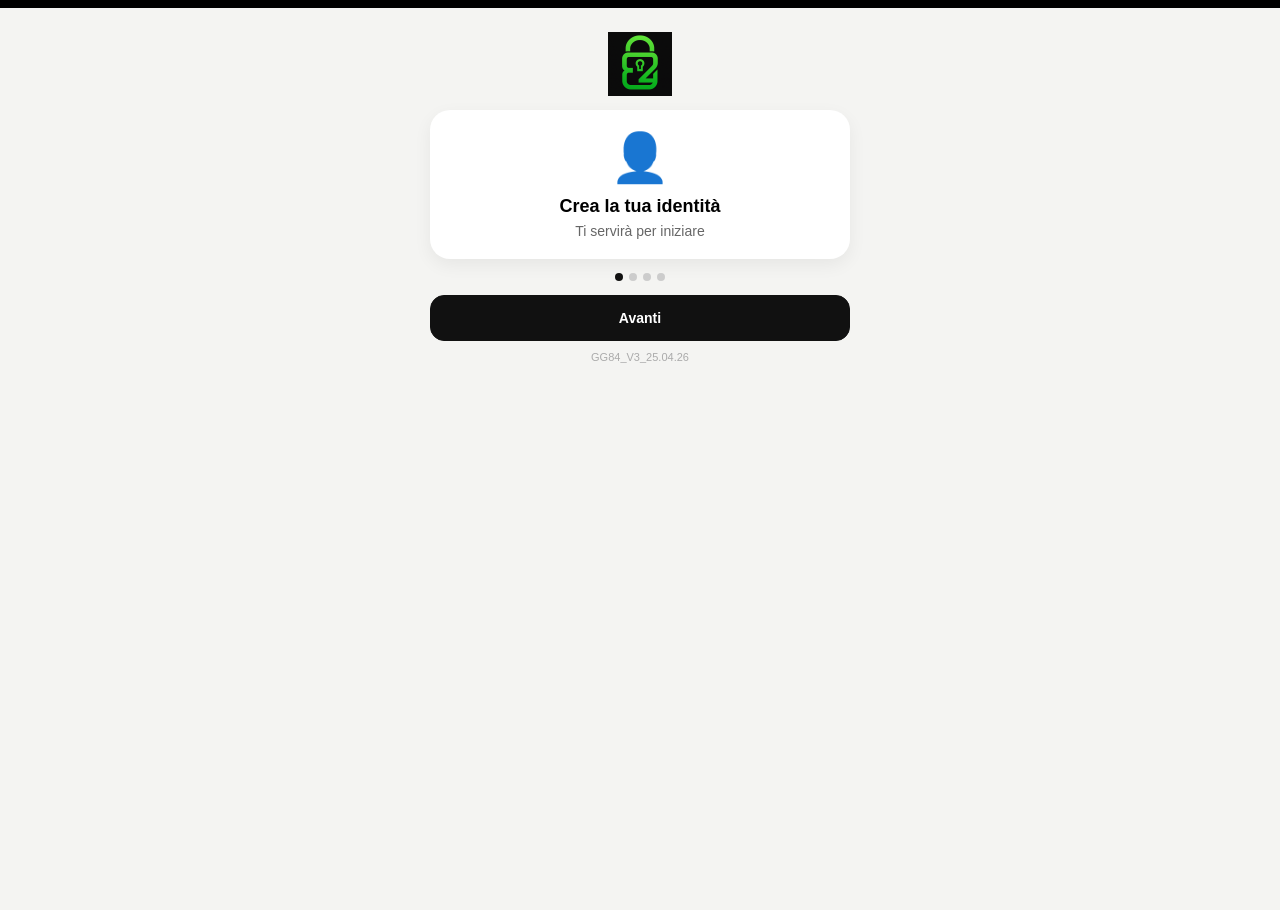
<file: intro.html>
<!DOCTYPE html>
<html lang="it">
<head>
  <meta charset="UTF-8">
  <meta name="viewport" content="width=device-width, initial-scale=1.0, viewport-fit=cover">
  <title>GG84 – Inizia</title>

  <style>
    :root {
      --bg: #f4f4f2;
      --panel: #ffffff;
      --text: #111;
      --muted: #666;

      --green: #39e75f;
      --green-soft: #eefaf0;

      --safe-top: env(safe-area-inset-top, 0px);
    }

    body {
      margin: 0;
      font-family: Poppins, Arial;
      background: var(--bg);
      padding-top: calc(var(--safe-top) + 10px);
    }

    body::before {
      content:"";
      position:fixed;
      top:0;
      left:0;
      right:0;
      height:calc(var(--safe-top) + 8px);
      background:#000;
      z-index:999;
    }

    .container {
      max-width:420px;
      margin:auto;
      padding:12px;
      text-align:center;
    }

    .logo {
      width:64px;
      height:64px;
      margin:10px auto;
    }

    .slide {
      display:none;
      background:white;
      border-radius:20px;
      padding:20px 16px;
      box-shadow:0 6px 18px rgba(0,0,0,0.06);
      animation:fade 0.3s;
    }

    .slide.active {
      display:block;
    }

    .icon {
      font-size:48px;
      margin-bottom:10px;
    }

    .title {
      font-size:18px;
      font-weight:800;
      margin-bottom:6px;
    }

    .text {
      font-size:14px;
      color:var(--muted);
    }

    .dots {
      display:flex;
      justify-content:center;
      gap:6px;
      margin:14px 0;
    }

    .dot {
      width:8px;
      height:8px;
      border-radius:50%;
      background:#ccc;
    }

    .dot.active {
      background:#111;
    }

    .btn {
      width:100%;
      padding:14px;
      border-radius:14px;
      border:1.5px solid #111;
      background:#111;
      color:#fff;
      font-weight:700;
      font-size:14px;
      margin-top:10px;
    }

    .btn.secondary {
      background:#fff;
      color:#111;
    }

    @keyframes fade {
      from {opacity:0; transform:translateY(10px);}
      to {opacity:1; transform:translateY(0);}
    }

  </style>

  <!-- GG84 PWA iOS - GG84_V.2_14.04.26 -->
  <meta name="theme-color" content="#0b0b0b">
  <meta name="apple-mobile-web-app-capable" content="yes">
  <meta name="mobile-web-app-capable" content="yes">
  <meta name="apple-mobile-web-app-status-bar-style" content="black-translucent">
  <meta name="apple-mobile-web-app-title" content="GG84">
  <meta name="application-name" content="GG84">
  <meta name="format-detection" content="telephone=no">
  <meta name="gg84-update-tag" content="GG84_V.2_14.04.26">
  <link rel="manifest" href="manifest.json">
  <link rel="apple-touch-icon" href="apple-touch-icon.png">
  <link rel="apple-touch-icon" sizes="180x180" href="apple-touch-icon.png">
  <link rel="apple-touch-icon" sizes="167x167" href="apple-touch-icon-167.png">
  <link rel="apple-touch-icon" sizes="152x152" href="apple-touch-icon-152.png">
  <link rel="apple-touch-icon" sizes="120x120" href="apple-touch-icon-120.png">
  <link rel="icon" type="image/png" sizes="192x192" href="icon-192.png">
  <link rel="icon" type="image/png" sizes="512x512" href="icon-512.png">
  <link rel="stylesheet" href="pwa-ios.css">
</head>

<body>

<div class="container">

  <img src="logo3.png" class="logo">

  <div class="slide active">
    <div class="icon">👤</div>
    <div class="title">Crea la tua identità</div>
    <div class="text">Ti servirà per iniziare</div>
  </div>

  <div class="slide">
    <div class="icon">🔗</div>
    <div class="title">Collegati con qualcuno</div>
    <div class="text">Invita o accetta un invito</div>
  </div>

  <div class="slide">
    <div class="icon">🔐</div>
    <div class="title">Scrivi e proteggi</div>
    <div class="text">Invia messaggi sicuri</div>
  </div>

  <div class="slide">
    <div class="icon">✅</div>
    <div class="title">Solo voi due leggete</div>
    <div class="text">Nessun altro può vedere</div>
  </div>

  <div class="dots" id="dots"></div>

  <button class="btn secondary" id="prevBtn" onclick="prev()">Indietro</button>
  <button class="btn" id="nextBtn" onclick="next()">Avanti</button>
  <button class="btn" id="startBtn" onclick="start()" style="display:none;">Inizia</button>

  <div style="margin-top:10px; font-size:11px; color:#aaa;">
    GG84_V3_25.04.26
  </div>

</div>

<script src="script.js"></script>

<script>
const slides = document.querySelectorAll(".slide");
const dots = document.getElementById("dots");
let index = 0;

let touchStartX = 0;
let touchEndX = 0;

function renderDots(){
  dots.innerHTML="";
  slides.forEach((_,i)=>{
    const d=document.createElement("div");
    d.className="dot"+(i===index?" active":"");
    dots.appendChild(d);
  });
}

function show(){
  slides.forEach(s=>s.classList.remove("active"));
  slides[index].classList.add("active");

  document.getElementById("prevBtn").style.display = index===0 ? "none":"block";

  if(index===slides.length-1){
    document.getElementById("nextBtn").style.display="none";
    document.getElementById("startBtn").style.display="block";
  } else {
    document.getElementById("nextBtn").style.display="block";
    document.getElementById("startBtn").style.display="none";
  }

  renderDots();
}

function next(){
  if(index<slides.length-1){
    index++;
    show();
  }
}

function prev(){
  if(index>0){
    index--;
    show();
  }
}

function start(){
  localStorage.setItem("gg84_intro_done","1");
  window.location.href="setup.html";
}

document.addEventListener("touchstart", e => {
  touchStartX = e.changedTouches[0].screenX;
});

document.addEventListener("touchend", e => {
  touchEndX = e.changedTouches[0].screenX;
  handleSwipe();
});

function handleSwipe(){
  const delta = touchEndX - touchStartX;

  if(Math.abs(delta) < 50) return;

  if(delta < 0){
    next();
  } else {
    prev();
  }
}

show();

if (typeof setupAndroidBackNavigation === "function") {
  setupAndroidBackNavigation();
}
</script>


<script src="pwa-install.js" defer></script>
</body>
</html>
</file>
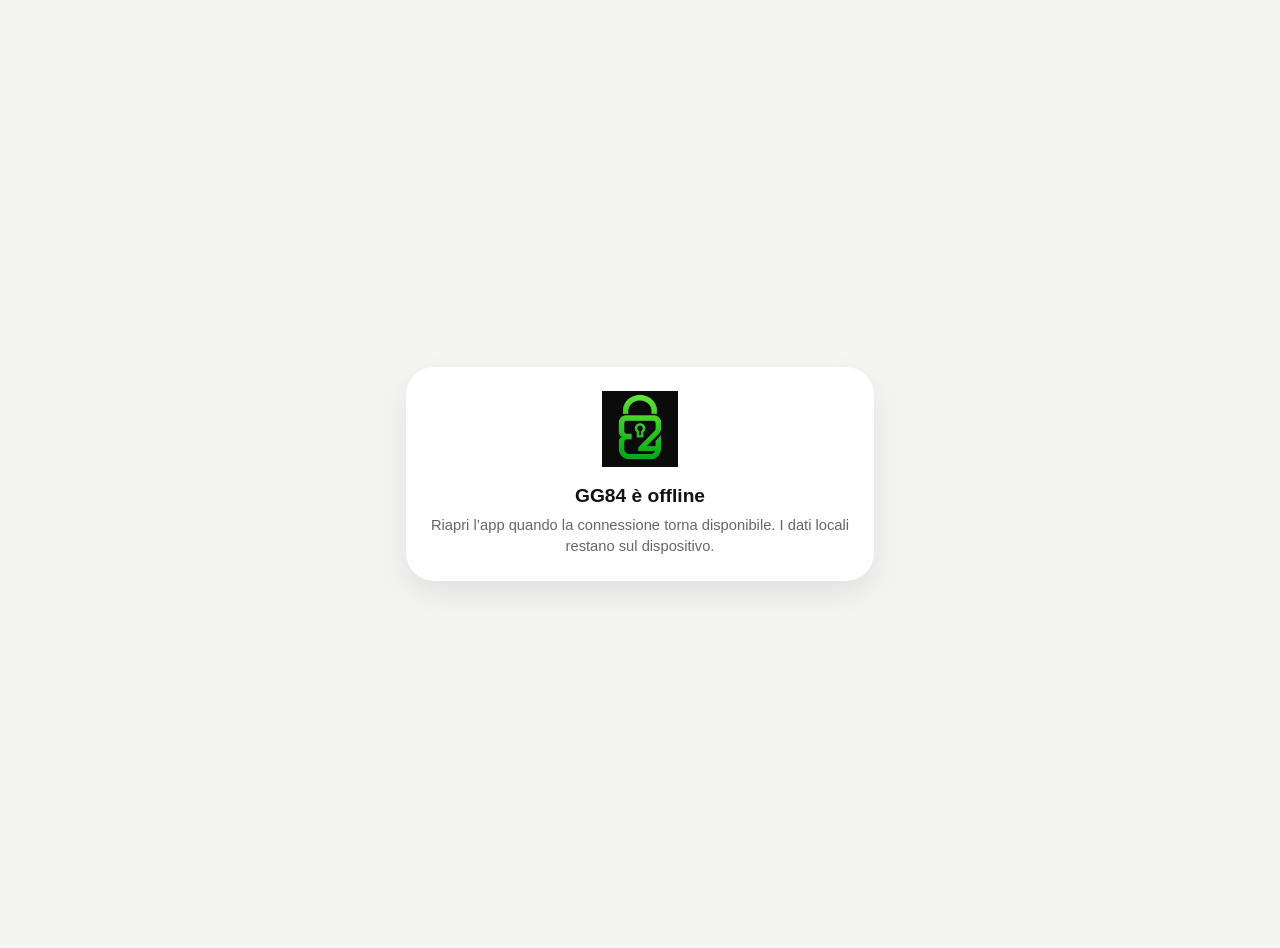
<file: offline.html>
<!DOCTYPE html><html lang="it"><head><meta charset="UTF-8"><meta name="viewport" content="width=device-width, initial-scale=1.0, viewport-fit=cover"><meta name="theme-color" content="#0b0b0b"><meta name="apple-mobile-web-app-capable" content="yes"><meta name="apple-mobile-web-app-status-bar-style" content="black-translucent"><meta name="apple-mobile-web-app-title" content="GG84"><meta name="gg84-update-tag" content="GG84_V.2_14.04.26"><link rel="manifest" href="manifest.json"><link rel="apple-touch-icon" href="apple-touch-icon.png"><link rel="stylesheet" href="pwa-ios.css"><title>GG84 – Offline</title><style>body{margin:0;min-height:100vh;display:flex;align-items:center;justify-content:center;background:#f4f4f2;color:#111;font-family:Poppins,Arial,sans-serif;padding:24px;text-align:center}.card{max-width:420px;background:#fff;border-radius:28px;padding:24px;box-shadow:0 12px 30px rgba(0,0,0,.08)}img{width:76px;height:76px;object-fit:contain}h1{font-size:1.2rem;margin:14px 0 8px}p{margin:0;color:#666;line-height:1.45;font-size:.92rem}</style></head><body><div class="card"><img src="logo3.png" alt="GG84"><h1>GG84 è offline</h1><p>Riapri l’app quando la connessione torna disponibile. I dati locali restano sul dispositivo.</p></div><script src="pwa-install.js" defer></script></body></html>
</file>
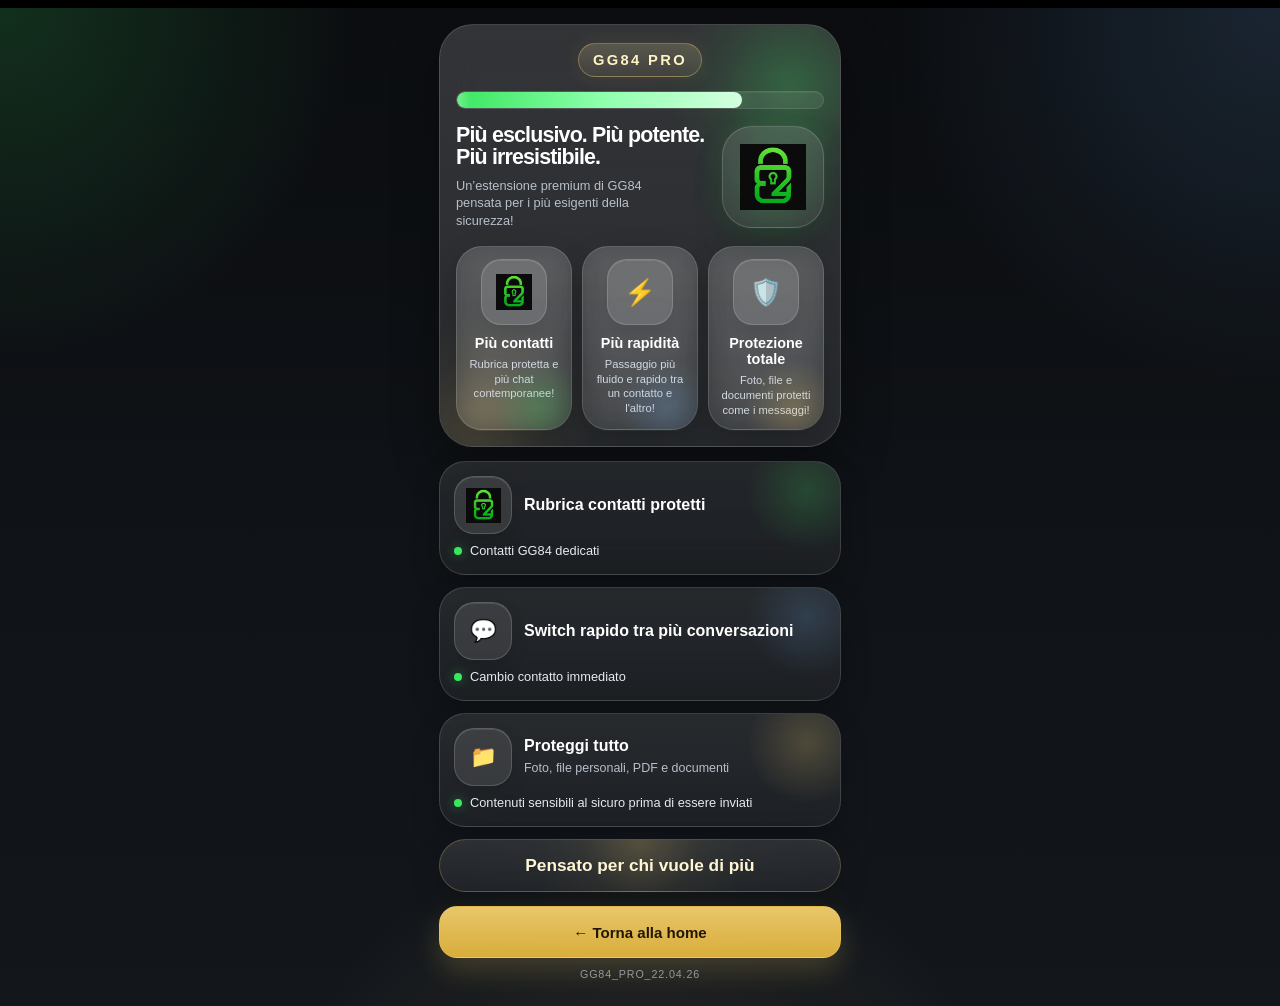
<file: pro.html>
<!DOCTYPE html>
<html lang="it">
<head>
  <meta charset="UTF-8">
  <meta name="viewport" content="width=device-width, initial-scale=1.0, viewport-fit=cover">
  <title>GG84 – PRO</title>

  <style>
    :root {
      --bg-dark: #0b0d10;
      --bg-dark-2: #13171c;
      --panel: rgba(255,255,255,0.08);
      --panel-strong: rgba(255,255,255,0.12);
      --line: rgba(255,255,255,0.12);
      --text: #f8fafc;
      --muted: #b8c0cc;
      --shadow: 0 20px 50px rgba(0,0,0,.32);
      --shadow-soft: 0 12px 30px rgba(0,0,0,.20);

      --green: #39e75f;
      --green-2: #8cffab;
      --gold: #f4d06f;
      --gold-2: #ffe8a8;
      --blue: #72b8ff;
      --violet: #b79dff;
      --rose: #ffc5d8;

      --safe-top: env(safe-area-inset-top, 0px);
      --transition: .24s ease;
      --btn-height: 52px;
    }

    * { box-sizing: border-box; -webkit-tap-highlight-color: transparent; }

    html, body {
      margin: 0;
      padding: 0;
      min-height: 100%;
      overflow-x: hidden;
      font-family: Poppins, Arial, sans-serif;
      color: var(--text);
      background:
        radial-gradient(circle at top left, rgba(57,231,95,.16), rgba(57,231,95,0) 22%),
        radial-gradient(circle at top right, rgba(114,184,255,.14), rgba(114,184,255,0) 24%),
        radial-gradient(circle at 50% 120%, rgba(244,208,111,.10), rgba(244,208,111,0) 28%),
        linear-gradient(180deg, var(--bg-dark) 0%, var(--bg-dark-2) 100%);
    }

    body {
      padding-top: calc(var(--safe-top) + 12px);
      position: relative;
    }

    body::after {
      content: "";
      position: fixed;
      top: 0; left: 0; right: 0;
      height: calc(var(--safe-top) + 8px);
      background: #000;
      z-index: 999;
      pointer-events: none;
    }

    .shell {
      width: 100%;
      max-width: 430px;
      margin: 0 auto;
      padding: 12px 14px 26px;
    }

    .hero {
      position: relative;
      overflow: hidden;
      border-radius: 34px;
      padding: 18px 16px 16px;
      background:
        linear-gradient(180deg, rgba(255,255,255,.12), rgba(255,255,255,.06)),
        rgba(255,255,255,.05);
      border: 1px solid rgba(255,255,255,.14);
      box-shadow: var(--shadow);
      backdrop-filter: blur(20px);
      -webkit-backdrop-filter: blur(20px);
      margin-bottom: 14px;
    }

    .hero::before {
      content: "";
      position: absolute;
      right: -70px;
      top: -60px;
      width: 240px;
      height: 240px;
      border-radius: 50%;
      background: radial-gradient(circle, rgba(57,231,95,.28), rgba(57,231,95,.06) 45%, rgba(0,0,0,0) 72%);
      filter: blur(10px);
      pointer-events: none;
    }

    .hero::after {
      content: "";
      position: absolute;
      left: -80px;
      bottom: -100px;
      width: 240px;
      height: 240px;
      border-radius: 50%;
      background: radial-gradient(circle, rgba(244,208,111,.18), rgba(244,208,111,.03) 42%, rgba(0,0,0,0) 72%);
      filter: blur(10px);
      pointer-events: none;
    }

    .hero-topline {
      display: flex;
      justify-content: space-between;
      align-items: center;
      gap: 10px;
      margin-bottom: 14px;
      position: relative;
      z-index: 1;
    }

    .hero-badge {
      display: flex;
      margin: 0 auto;
      align-items: center;
      justify-content: center;
      min-height: 34px;
      padding: 6px 14px;
      border-radius: 999px;
      background: linear-gradient(180deg, rgba(255,232,168,.20), rgba(255,232,168,.08));
      border: 1px solid rgba(244,208,111,.34);
      box-shadow: 0 0 20px rgba(244,208,111,.10);
      color: #fff3c3;
      font-size: .92rem;
      font-weight: 900;
      letter-spacing: .16em;
      text-transform: uppercase;
    }

    .hero-mini {
      display: inline-flex;
      align-items: center;
      gap: 6px;
      padding: 6px 10px;
      border-radius: 999px;
      font-size: .68rem;
      font-weight: 800;
      letter-spacing: .08em;
      text-transform: uppercase;
      color: #d9ffe3;
      background: rgba(57,231,95,.10);
      border: 1px solid rgba(57,231,95,.22);
    }

    .hero-progress-track {
      position: relative;
      z-index: 1;
      height: 18px;
      margin-bottom: 16px;
      border-radius: 999px;
      background: rgba(255,255,255,.08);
      border: 1px solid rgba(255,255,255,.10);
      overflow: hidden;
      box-shadow: inset 0 1px 0 rgba(255,255,255,.06);
    }

    .hero-progress {
      height: 100%;
      width: 78%;
      border-radius: 999px;
      background: linear-gradient(90deg, var(--green), var(--green-2), #d4ffe0);
      box-shadow: 0 0 22px rgba(57,231,95,.48);
      position: relative;
      overflow: hidden;
    }

    .hero-progress::after {
      content: "";
      position: absolute;
      top: -4px;
      left: -25%;
      width: 30%;
      height: 26px;
      background: linear-gradient(90deg, rgba(255,255,255,0), rgba(255,255,255,.95), rgba(255,255,255,0));
      filter: blur(2px);
      animation: sweep 2.2s linear infinite;
    }

    .hero-main {
      position: relative;
      z-index: 1;
      display: grid;
      grid-template-columns: 1fr auto;
      gap: 14px;
      align-items: center;
    }

    .hero-copy h1 {
      margin: 0;
      font-size: 1.34rem;
      line-height: 1.02;
      letter-spacing: -.04em;
      font-weight: 900;
      color: #ffffff;
    }

    .hero-copy p {
      margin: 8px 0 0;
      color: var(--muted);
      font-size: .80rem;
      line-height: 1.38;
      max-width: 220px;
    }

    .hero-lock {
      width: 102px;
      height: 102px;
      border-radius: 30px;
      background:
        linear-gradient(180deg, rgba(255,255,255,.12), rgba(255,255,255,.06));
      border: 1px solid rgba(255,255,255,.16);
      display: flex;
      align-items: center;
      justify-content: center;
      box-shadow:
        0 0 0 1px rgba(255,255,255,.02),
        0 16px 30px rgba(0,0,0,.18),
        0 0 28px rgba(57,231,95,.10);
    }

    .hero-lock-logo {
      width: 66px;
      height: 66px;
      object-fit: contain;
      display: block;
      filter: drop-shadow(0 10px 22px rgba(57,231,95,.24));
    }

    .feature-grid {
      display: grid;
      grid-template-columns: repeat(3, 1fr);
      gap: 10px;
      margin-top: 16px;
      position: relative;
      z-index: 1;
    }

    .feature-card {
      display: block;
      text-decoration: none;
      color: inherit;
      min-height: 168px;
      border-radius: 26px;
      padding: 12px 10px;
      background:
        linear-gradient(180deg, rgba(255,255,255,.12), rgba(255,255,255,.06));
      border: 1px solid rgba(255,255,255,.14);
      box-shadow: var(--shadow-soft);
      backdrop-filter: blur(16px);
      -webkit-backdrop-filter: blur(16px);
      transition: transform var(--transition), box-shadow var(--transition), border-color var(--transition);
      text-align: center;
      position: relative;
      overflow: hidden;
    }

    .feature-card:hover {
      transform: translateY(-2px) scale(1.01);
      box-shadow: 0 16px 34px rgba(0,0,0,.26);
    }

    .feature-card::before {
      content: "";
      position: absolute;
      inset: auto -18px -28px auto;
      width: 96px;
      height: 96px;
      border-radius: 50%;
      pointer-events: none;
      opacity: .9;
    }

    .feature-card.green::before { background: radial-gradient(circle, rgba(57,231,95,.24), rgba(57,231,95,0) 72%); }
    .feature-card.blue::before { background: radial-gradient(circle, rgba(114,184,255,.22), rgba(114,184,255,0) 72%); }
    .feature-card.gold::before { background: radial-gradient(circle, rgba(244,208,111,.26), rgba(244,208,111,0) 72%); }

    .feature-image {
      width: 66px;
      height: 66px;
      margin: 0 auto 10px;
      border-radius: 20px;
      display: flex;
      align-items: center;
      justify-content: center;
      background: rgba(255,255,255,.12);
      border: 1px solid rgba(255,255,255,.16);
      box-shadow: inset 0 1px 0 rgba(255,255,255,.10), 0 10px 20px rgba(0,0,0,.12);
      font-size: 1.6rem;
    }

    .feature-image img {
      width: 36px;
      height: 36px;
      object-fit: contain;
      display: block;
    }

    .feature-card strong {
      display: block;
      font-size: .90rem;
      line-height: 1.12;
      margin-bottom: 6px;
      font-weight: 800;
      color: #ffffff;
    }

    .feature-card span {
      display: block;
      font-size: .70rem;
      line-height: 1.32;
      color: #d2dae5;
    }

    .stack {
      display: grid;
      gap: 12px;
    }

    .sales-card {
      position: relative;
      overflow: hidden;
      border-radius: 26px;
      padding: 14px;
      background:
        linear-gradient(180deg, rgba(255,255,255,.10), rgba(255,255,255,.05));
      border: 1px solid rgba(255,255,255,.14);
      box-shadow: var(--shadow-soft);
      backdrop-filter: blur(18px);
      -webkit-backdrop-filter: blur(18px);
    }

    .sales-card::after {
      content: "";
      position: absolute;
      top: -30px;
      right: -26px;
      width: 118px;
      height: 118px;
      border-radius: 50%;
      pointer-events: none;
    }

    .sales-card.green::after { background: radial-gradient(circle, rgba(57,231,95,.18), rgba(57,231,95,0) 72%); }
    .sales-card.blue::after { background: radial-gradient(circle, rgba(114,184,255,.16), rgba(114,184,255,0) 72%); }
    .sales-card.gold::after { background: radial-gradient(circle, rgba(244,208,111,.20), rgba(244,208,111,0) 72%); }

    .sales-top {
      display: flex;
      align-items: center;
      gap: 12px;
      margin-bottom: 8px;
      position: relative;
      z-index: 1;
    }

    .sales-icon {
      width: 58px;
      height: 58px;
      border-radius: 20px;
      flex-shrink: 0;
      display: flex;
      align-items: center;
      justify-content: center;
      background: rgba(255,255,255,.10);
      border: 1px solid rgba(255,255,255,.16);
      box-shadow: inset 0 1px 0 rgba(255,255,255,.10), 0 8px 18px rgba(0,0,0,.12);
      font-size: 1.35rem;
      color: #ffffff;
    }

    .sales-icon img {
      width: 35px;
      height: 35px;
      object-fit: contain;
      display: block;
    }

    .sales-copy {
      flex: 1;
      min-width: 0;
    }

    .sales-title {
      margin: 0;
      font-size: 1rem;
      font-weight: 800;
      line-height: 1.14;
      color: #ffffff;
    }

    .sales-subtitle {
      margin: 5px 0 0;
      font-size: .78rem;
      line-height: 1.34;
      color: var(--muted);
    }

    .sales-bullets {
      display: grid;
      gap: 8px;
      position: relative;
      z-index: 1;
    }

    .sales-bullet {
      display: flex;
      gap: 8px;
      align-items: flex-start;
      font-size: .8rem;
      line-height: 1.4;
      color: #e5ebf3;
    }

    .sales-bullet-dot {
      width: 8px;
      height: 8px;
      margin-top: 5px;
      border-radius: 999px;
      background: var(--green);
      box-shadow: 0 0 12px rgba(57,231,95,.45);
      flex-shrink: 0;
    }

    .lux-panel {
      margin-top: 12px;
      border-radius: 28px;
      padding: 16px 14px;
      text-align: center;
      background:
        radial-gradient(circle at top center, rgba(244,208,111,.20), rgba(244,208,111,.04) 28%, rgba(0,0,0,0) 52%),
        linear-gradient(180deg, rgba(255,255,255,.12), rgba(255,255,255,.06));
      border: 1px solid rgba(244,208,111,.24);
      box-shadow: var(--shadow-soft);
      backdrop-filter: blur(18px);
      -webkit-backdrop-filter: blur(18px);
    }

    .lux-title {
      margin: 0;
      font-size: 1.08rem;
      line-height: 1.12;
      font-weight: 900;
      color: #fff6d6;
    }

    .lux-sub {
      margin: 8px auto 0;
      max-width: 290px;
      color: #d6deea;
      font-size: .78rem;
      line-height: 1.36;
    }

    .premium-pill-row {
      display: flex;
      flex-wrap: wrap;
      justify-content: center;
      gap: 8px;
      margin-top: 12px;
    }

    .premium-pill {
      min-height: 34px;
      padding: 7px 12px;
      border-radius: 999px;
      background: rgba(255,255,255,.10);
      border: 1px solid rgba(255,255,255,.14);
      font-size: .72rem;
      font-weight: 800;
      color: #f3f7fd;
      box-shadow: 0 8px 18px rgba(0,0,0,.10);
    }

    .footer-nav {
      margin-top: 14px;
    }

    .btn {
      width: 100%;
      min-height: var(--btn-height);
      border-radius: 18px;
      border: 1px solid rgba(255,255,255,.16);
      background: rgba(255,255,255,.10);
      color: #ffffff;
      font-size: .94rem;
      font-weight: 800;
      font-family: inherit;
      cursor: pointer;
      box-shadow: var(--shadow-soft);
      transition: transform var(--transition), box-shadow var(--transition), opacity var(--transition);
      backdrop-filter: blur(14px);
      -webkit-backdrop-filter: blur(14px);
    }

    .btn:hover {
      transform: translateY(-1px);
      box-shadow: 0 16px 30px rgba(0,0,0,.22);
    }

    .btn.primary {
      background: linear-gradient(180deg, rgba(244,208,111,.95), rgba(233,186,61,.92));
      color: #211603;
      border-color: rgba(244,208,111,.28);
      box-shadow: 0 14px 28px rgba(244,208,111,.18);
    }

    .version {
      margin-top: 10px;
      text-align: center;
      font-size: .67rem;
      color: #8b95a4;
      letter-spacing: .08em;
    }

    @keyframes sweep {
      from { left: -30%; }
      to { left: 100%; }
    }

    @media (max-width: 390px) {
      .hero-main { grid-template-columns: 1fr; }
      .hero-copy p { max-width: none; }
      .hero-lock { margin: 0 auto; }
      .feature-grid { grid-template-columns: 1fr; }
    }

    .click-card-link {
      display: block;
      text-decoration: none;
      color: inherit;
    }

    .click-card-link:visited,
    .click-card-link:hover,
    .click-card-link:active {
      color: inherit;
      text-decoration: none;
    }
  </style>

  <!-- GG84 PWA iOS - GG84_V.2_14.04.26 -->
  <meta name="theme-color" content="#0b0b0b">
  <meta name="apple-mobile-web-app-capable" content="yes">
  <meta name="mobile-web-app-capable" content="yes">
  <meta name="apple-mobile-web-app-status-bar-style" content="black-translucent">
  <meta name="apple-mobile-web-app-title" content="GG84">
  <meta name="application-name" content="GG84">
  <meta name="format-detection" content="telephone=no">
  <meta name="gg84-update-tag" content="GG84_V.2_14.04.26">
  <link rel="manifest" href="manifest.json">
  <link rel="apple-touch-icon" href="apple-touch-icon.png">
  <link rel="apple-touch-icon" sizes="180x180" href="apple-touch-icon.png">
  <link rel="apple-touch-icon" sizes="167x167" href="apple-touch-icon-167.png">
  <link rel="apple-touch-icon" sizes="152x152" href="apple-touch-icon-152.png">
  <link rel="apple-touch-icon" sizes="120x120" href="apple-touch-icon-120.png">
  <link rel="icon" type="image/png" sizes="192x192" href="icon-192.png">
  <link rel="icon" type="image/png" sizes="512x512" href="icon-512.png">
  <link rel="stylesheet" href="pwa-ios.css">
</head>
<body>
  <main class="shell">
    <section class="hero">
      <div class="hero-topline">
        <div class="hero-badge">GG84 PRO</div>
        </div>

      <div class="hero-progress-track">
        <div class="hero-progress"></div>
      </div>

      <div class="hero-main">
        <div class="hero-copy">
          <h1>Più esclusivo. Più potente. Più irresistibile.</h1>
          <p>Un’estensione premium di GG84 pensata per i più esigenti della sicurezza!</p>
        </div>

        <div class="hero-lock">
          <img src="logo3.png" alt="GG84" class="hero-lock-logo">
        </div>
      </div>

      <div class="feature-grid">
        <a class="feature-card green click-card-link" href="https://giagiu84.github.io/GG84-SecurePrivateProtocol/" target="_blank" rel="noopener">
          <div class="feature-image"><img src="logo3.png" alt="GG84"></div>
          <strong>Più contatti</strong>
          <span>Rubrica protetta e più chat contemporanee!</span>
        </a>

        <a class="feature-card blue click-card-link" href="https://giagiu84.github.io/GG84-SecurePrivateProtocol/" target="_blank" rel="noopener">
          <div class="feature-image">⚡</div>
          <strong>Più rapidità</strong>
          <span>Passaggio più fluido e rapido tra un contatto e l'altro!</span>
        </a>

        <a class="feature-card gold click-card-link" href="https://giagiu84.github.io/GG84-SecurePrivateProtocol/" target="_blank" rel="noopener">
          <div class="feature-image">🛡️</div>
          <strong>Protezione totale</strong>
          <span>Foto, file e documenti protetti come i messaggi!</span>
        </a>
      </div>
    </section>

    <section class="stack">
      <a class="click-card-link" href="https://giagiu84.github.io/GG84-SecurePrivateProtocol/" target="_blank" rel="noopener">
        <article class="sales-card green">
          <div class="sales-top">
            <div class="sales-icon"><img src="logo3.png" alt="GG84"></div>
            <div class="sales-copy">
              <p class="sales-title">Rubrica contatti protetti</p>
            </div>
          </div>
          <div class="sales-bullets">
            <div class="sales-bullet"><span class="sales-bullet-dot"></span>Contatti GG84 dedicati</div>
          </div>
        </article>
      </a>

      <a class="click-card-link" href="https://giagiu84.github.io/GG84-SecurePrivateProtocol/" target="_blank" rel="noopener">
        <article class="sales-card blue">
          <div class="sales-top">
            <div class="sales-icon">💬</div>
            <div class="sales-copy">
              <p class="sales-title">Switch rapido tra più conversazioni</p>
            </div>
          </div>
          <div class="sales-bullets">
            <div class="sales-bullet"><span class="sales-bullet-dot"></span>Cambio contatto immediato</div>
            </div>
        </article>
      </a>

      <a class="click-card-link" href="https://giagiu84.github.io/GG84-SecurePrivateProtocol/" target="_blank" rel="noopener">
        <article class="sales-card gold">
          <div class="sales-top">
            <div class="sales-icon">📁</div>
            <div class="sales-copy">
              <p class="sales-title">Proteggi tutto</p>
              <p class="sales-subtitle">Foto, file personali, PDF e documenti</p>
            </div>
          </div>
          <div class="sales-bullets">
            <div class="sales-bullet"><span class="sales-bullet-dot"></span>Contenuti sensibili al sicuro prima di essere inviati</div>
            
          </div>
        </article>
      </a>
    </section>

    <section class="lux-panel">
      <p class="lux-title">Pensato per chi vuole di più</p>
    </section>

    <div class="footer-nav">
      <button class="btn primary" onclick="location.href='index.html'">← Torna alla home</button>
    </div>

    <div class="version">GG84_PRO_22.04.26</div>
  </main>

  <script>
    if (typeof setupAndroidBackNavigation === "function") {
      setupAndroidBackNavigation();
    }
  </script>

<script src="pwa-install.js" defer></script>
</body>
</html>
</file>
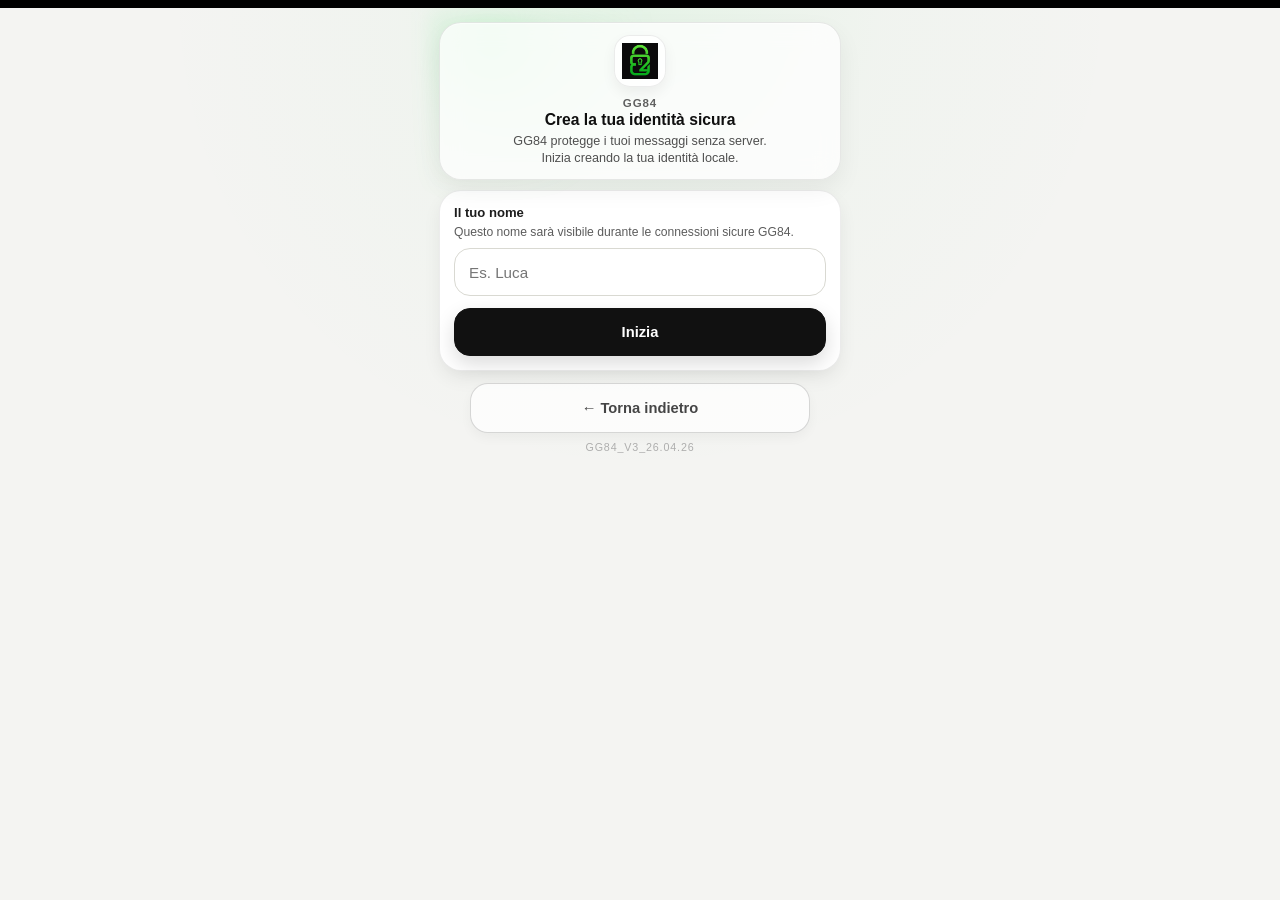
<file: setup.html>
<!DOCTYPE html>
<html lang="it">
<head>
  <meta charset="UTF-8">
  <meta name="viewport" content="width=device-width, initial-scale=1.0, viewport-fit=cover">
  <title>GG84 – Crea la tua identità</title>

  <style>
    :root {
      --bg: #f4f4f2;
      --panel: #ffffff;
      --text: #111111;
      --muted: #5c5c5c;
      --line: #d8d8d3;
      --shadow: 0 8px 18px rgba(0, 0, 0, 0.06);

      --green-main: #39e75f;
      --green-glow: rgba(57, 231, 95, 0.55);
      --green-soft: #eefaf0;
      --green-line: rgba(27, 152, 63, 0.24);

      --blue-soft: #eef2f6;
      --blue-line: rgba(94, 120, 160, 0.18);

      --warning-soft: #fff8ee;
      --warning-line: rgba(218, 148, 19, 0.28);

      --success-soft: #f2fbf5;
      --success-line: rgba(0, 180, 90, 0.32);

      --danger-soft: #fff1f1;
      --danger-line: rgba(176, 0, 32, 0.22);

      --safe-top: env(safe-area-inset-top, 0px);
      --btn-height: 48px;
      --transition: 0.18s ease;
    }

    * {
      box-sizing: border-box;
    }

    html, body {
      margin: 0;
      padding: 0;
      background: var(--bg);
      color: var(--text);
      font-family: Poppins, Arial, sans-serif;
      -webkit-tap-highlight-color: transparent;
      overflow-x: hidden;
    }

    body {
      min-height: 100vh;
      padding-top: calc(var(--safe-top) + 12px);
      position: relative;
      background:
        radial-gradient(circle at top center, rgba(57, 231, 95, 0.08) 0%, rgba(57, 231, 95, 0.02) 22%, rgba(0, 0, 0, 0) 44%),
        var(--bg);
    }

    body::before {
      content: "";
      position: fixed;
      top: 0;
      left: 0;
      right: 0;
      height: calc(var(--safe-top) + 8px);
      background: #000000;
      z-index: 999;
      pointer-events: none;
    }

    .shell {
      width: 100%;
      max-width: 430px;
      margin: 0 auto;
      padding: 10px 14px 22px;
    }

    .hero-wrap {
      position: relative;
      margin-bottom: 10px;
    }

    .hero-wrap::before {
      content: "";
      position: absolute;
      inset: -10px -10px -10px -10px;
      background:
        radial-gradient(circle at 14% 18%, rgba(57, 231, 95, 0.16) 0%, rgba(57, 231, 95, 0.06) 18%, rgba(0, 0, 0, 0) 42%);
      filter: blur(10px);
      pointer-events: none;
      z-index: 0;
    }

    .hero {
      position: relative;
      z-index: 1;
      display: flex;
      flex-direction: column;
      align-items: center;
      text-align: center;
      gap: 10px;
      background: rgba(255, 255, 255, 0.74);
      border: 1px solid rgba(17, 17, 17, 0.09);
      border-radius: 22px;
      padding: 12px 14px;
      box-shadow:
        0 10px 24px rgba(0, 0, 0, 0.06),
        inset 0 1px 0 rgba(255, 255, 255, 0.52);
      backdrop-filter: blur(12px);
      -webkit-backdrop-filter: blur(12px);
    }

    .hero-logo-wrap {
      width: 52px;
      height: 52px;
      flex-shrink: 0;
      border-radius: 16px;
      background: rgba(255, 255, 255, 0.84);
      border: 1px solid rgba(17, 17, 17, 0.08);
      display: flex;
      align-items: center;
      justify-content: center;
      box-shadow: 0 6px 14px rgba(0, 0, 0, 0.06);
    }

    .hero-logo {
      width: 36px;
      height: 36px;
      object-fit: contain;
      display: block;
    }

    .hero-copy {
      flex: 1;
      min-width: 0;
      text-align: center;
    }

    .hero-kicker {
      margin: 0 0 2px;
      font-size: 0.72rem;
      font-weight: 700;
      letter-spacing: 0.08em;
      text-transform: uppercase;
      color: #4f4f4f;
      opacity: 0.9;
    }

    .hero-title {
      margin: 0;
      font-size: 0.98rem;
      font-weight: 800;
      line-height: 1.15;
      color: #0f0f0f;
    }

    .hero-subtitle {
      margin: 4px 0 0;
      font-size: 0.79rem;
      line-height: 1.34;
      color: #4f4f4f;
    }

    .card {
      background: var(--panel);
      border: 1px solid rgba(17,17,17,0.08);
      border-radius: 22px;
      padding: 14px;
      box-shadow: var(--shadow);
    }

    .field + .field {
      margin-top: 12px;
    }

    .label {
      display: block;
      margin-bottom: 4px;
      font-size: 0.82rem;
      font-weight: 800;
      color: #1d1d1d;
    }

    .hint {
      margin: 0 0 8px;
      font-size: 0.76rem;
      line-height: 1.35;
      color: var(--muted);
    }

    input[type="text"] {
      width: 100%;
      min-height: 48px;
      border-radius: 16px;
      border: 1.5px solid #d9d9d2;
      background: #ffffff;
      color: #111111;
      font-size: 0.95rem;
      font-family: inherit;
      padding: 0 14px;
      transition: border-color var(--transition), box-shadow var(--transition);
    }

    input[type="text"]:focus {
      outline: none;
      border-color: var(--green-main);
      box-shadow: 0 0 0 3px rgba(57, 231, 95, 0.12);
    }

    .btn {
      width: 100%;
      min-height: var(--btn-height);
      border: 1.5px solid #111111;
      border-radius: 16px;
      background: #ffffff;
      color: #111111;
      font-family: inherit;
      font-size: 0.92rem;
      font-weight: 800;
      cursor: pointer;
      transition:
        transform var(--transition),
        box-shadow var(--transition),
        border-color var(--transition),
        background var(--transition);
      box-shadow: 0 5px 12px rgba(0,0,0,0.04);
    }

    .btn:hover {
      transform: translateY(-1px);
      border-color: var(--green-main);
      box-shadow:
        0 8px 14px rgba(0,0,0,0.08),
        0 0 0 1.5px var(--green-main);
    }

    .btn:active {
      transform: scale(0.985);
    }

    .btn.primary {
      margin-top: 12px;
      background: #111111;
      color: #ffffff;
      box-shadow:
        0 8px 20px rgba(0,0,0,0.14),
        0 0 0 rgba(57,231,95,0);
    }

    .btn.primary:hover {
      box-shadow:
        0 10px 22px rgba(0,0,0,0.18),
        0 0 18px rgba(57,231,95,0.25);
    }

    .btn.ghost {
      background: rgba(255,255,255,0.72);
      border-color: rgba(17,17,17,0.16);
      color: #454545;
    }

    .status {
      display: none;
      margin-top: 12px;
      border-radius: 16px;
      padding: 11px 12px;
      font-size: 0.8rem;
      font-weight: 700;
      text-align: center;
      line-height: 1.4;
    }

    .status.show {
      display: block;
    }

    .status.ok {
      background: var(--success-soft);
      border: 1px solid var(--success-line);
      color: #1f6b3b;
    }

    .status.warn {
      background: var(--warning-soft);
      border: 1px solid var(--warning-line);
      color: #8a5a12;
    }

    .status.error {
      background: var(--danger-soft);
      border: 1px solid var(--danger-line);
      color: #8a1834;
    }

    .identity-box {
      margin-top: 12px;
      padding: 12px;
      border-radius: 16px;
      background: var(--blue-soft);
      border: 1px solid var(--blue-line);
      display: none;
    }

    .identity-box.show {
      display: block;
    }

    .identity-title {
      margin: 0 0 5px;
      font-size: 0.8rem;
      font-weight: 800;
      color: #1d1d1d;
      text-align: center;
    }

    .identity-value {
      margin: 0;
      font-size: 0.76rem;
      line-height: 1.4;
      word-break: break-all;
      text-align: center;
      color: #333;
      font-family: ui-monospace, SFMono-Regular, Menlo, Consolas, monospace;
    }

    .footer-nav {
      margin-top: 12px;
    }

    .setup-back-wide {
      width: min(100%, 340px);
      min-height: 50px;
      margin: 10px auto 0 auto;
      display: flex;
      justify-content: center;
      align-items: center;
      text-align: center;
      border-radius: 18px;
      padding: 0 20px;
    }

    .version {
      margin-top: 8px;
      text-align: center;
      font-size: 0.67rem;
      color: #9e9e9e;
      letter-spacing: 0.08em;
      opacity: 0.82;
    }

    @media (max-width: 390px) {
      .shell {
        padding-left: 12px;
        padding-right: 12px;
      }

      .hero-title {
        font-size: 0.95rem;
      }

      .hero-subtitle {
        font-size: 0.75rem;
      }

      .btn {
        font-size: 0.88rem;
      }
    }
  </style>

  <!-- GG84 PWA iOS - GG84_V.2_14.04.26 -->
  <meta name="theme-color" content="#0b0b0b">
  <meta name="apple-mobile-web-app-capable" content="yes">
  <meta name="mobile-web-app-capable" content="yes">
  <meta name="apple-mobile-web-app-status-bar-style" content="black-translucent">
  <meta name="apple-mobile-web-app-title" content="GG84">
  <meta name="application-name" content="GG84">
  <meta name="format-detection" content="telephone=no">
  <meta name="gg84-update-tag" content="GG84_V.2_14.04.26">
  <link rel="manifest" href="manifest.json">
  <link rel="apple-touch-icon" href="apple-touch-icon.png">
  <link rel="apple-touch-icon" sizes="180x180" href="apple-touch-icon.png">
  <link rel="apple-touch-icon" sizes="167x167" href="apple-touch-icon-167.png">
  <link rel="apple-touch-icon" sizes="152x152" href="apple-touch-icon-152.png">
  <link rel="apple-touch-icon" sizes="120x120" href="apple-touch-icon-120.png">
  <link rel="icon" type="image/png" sizes="192x192" href="icon-192.png">
  <link rel="icon" type="image/png" sizes="512x512" href="icon-512.png">
  <link rel="stylesheet" href="pwa-ios.css">
</head>

<body>
  <main class="shell">
    <div class="hero-wrap">
      <section class="hero">
        <div class="hero-logo-wrap">
          <img src="logo3.png" alt="GG84" class="hero-logo">
        </div>

        <div class="hero-copy">
          <p class="hero-kicker">GG84</p>
          <h1 class="hero-title">Crea la tua identità sicura</h1>
          <p class="hero-subtitle">
            GG84 protegge i tuoi messaggi senza server.<br>
            Inizia creando la tua identità locale.
          </p>
        </div>
      </section>
    </div>

    <section class="card">
      <div class="field">
        <label class="label" for="userName">Il tuo nome</label>
        <p class="hint">Questo nome sarà visibile durante le connessioni sicure GG84.</p>
        <input id="userName" type="text" maxlength="40" placeholder="Es. Luca">
      </div>

      <button id="startBtn" class="btn primary" type="button" onclick="completeSetup()">Inizia</button>

      <div id="statusBox" class="status"></div>

      <div id="identityBox" class="identity-box">
        <p class="identity-title">Chiave pubblica creata</p>
        <p id="identityValue" class="identity-value">—</p>
      </div>
    </section>

    <div class="footer-nav">
      <button class="btn ghost setup-back-wide" onclick="location.href='intro.html'">← Torna indietro</button>
    </div>

    <div class="version">GG84_V3_26.04.26</div>
  </main>

  <script src="script.js"></script>
  <script>
    const userNameInput = document.getElementById("userName");
    const statusBox = document.getElementById("statusBox");
    const identityBox = document.getElementById("identityBox");
    const identityValue = document.getElementById("identityValue");
    const startBtn = document.getElementById("startBtn");

    function showStatus(message, kind = "ok") {
      statusBox.textContent = message;
      statusBox.className = `status show ${kind}`;
    }

    function hideStatus() {
      statusBox.className = "status";
      statusBox.textContent = "";
    }

    function showIdentity(pub) {
      if (!pub) return;
      identityValue.textContent = pub;
      identityBox.classList.add("show");
    }

    function hideIdentity() {
      identityValue.textContent = "—";
      identityBox.classList.remove("show");
    }

    function setBusy(isBusy) {
      startBtn.disabled = isBusy;
      startBtn.textContent = isBusy ? "Creazione in corso..." : "Inizia";
    }

    function clearResidualStateBeforeInit() {
      localStorage.removeItem("gg84_active_peer_pub");
      localStorage.removeItem("gg84_peer_name");
      localStorage.removeItem("gg84_verified_peer_pub");
      localStorage.removeItem("gg84_flow_state");
      localStorage.removeItem("gg84_pending_approval_link");
      localStorage.removeItem("gg84_pending_peer_pub");
      localStorage.removeItem("gg84_pending_peer_name");
      localStorage.removeItem("gg84_pending_peer_device");

      localStorage.removeItem("gg84_private");
      localStorage.removeItem("gg84_public");

      localStorage.removeItem("gg84key");
      localStorage.removeItem("gg84_active_connection");
      localStorage.removeItem("gg84_connection_status");
      localStorage.removeItem("gg84_connected_name");
      localStorage.removeItem("gg84_peer_public_key");
      localStorage.removeItem("gg84_current_invite_nonce");
      localStorage.removeItem("gg84_master_private");
      localStorage.removeItem("gg84_master_public");
    }

    async function completeSetup() {
      hideStatus();
      hideIdentity();

      const userName = cleanString(userNameInput.value);

      if (!userName || userName.length < 2) {
        showStatus("Inserisci un nome valido di almeno 2 caratteri.", "error");
        return;
      }

      try {
        setBusy(true);

        clearResidualStateBeforeInit();

        localStorage.setItem("gg84_user_name", userName);

        await generateIdentity();
        await initGG84();

        const pub = getPublicIdentity();
        // showIdentity(pub);

        localStorage.setItem("gg84_intro_done", "1");
        localStorage.setItem("gg84_onboarding_done", "1");
        localStorage.removeItem("gg84_tutorial_seen");

        showStatus("Identità creata correttamente. Preparazione tutorial GG84...", "ok");
        startBtn.textContent = "Avvio tutorial...";

        setTimeout(() => {
          const tutorialSeen = localStorage.getItem("gg84_tutorial_seen") === "1";
          window.location.href = tutorialSeen ? "index.html" : "tutorial.html?from=setup";
        }, 900);
      } catch (error) {
        console.error(error);
        showStatus("Errore durante la creazione dell’identità sicura.", "error");
      } finally {
        setBusy(false);
      }
    }

    (async function bootSetup() {
      try {
        await initGG84();
      } catch (error) {
        console.error("GG84 init setup error:", error);
      }

      const existingName = getUserName();
      const existingPub = getPublicIdentity();

      if (existingName) {
        userNameInput.value = existingName;
      }

      if (existingPub) {
        // showIdentity(existingPub);
      }
    })();

setupAndroidBackNavigation();
</script>


<script src="pwa-install.js" defer></script>
</body>
</html>
</file>
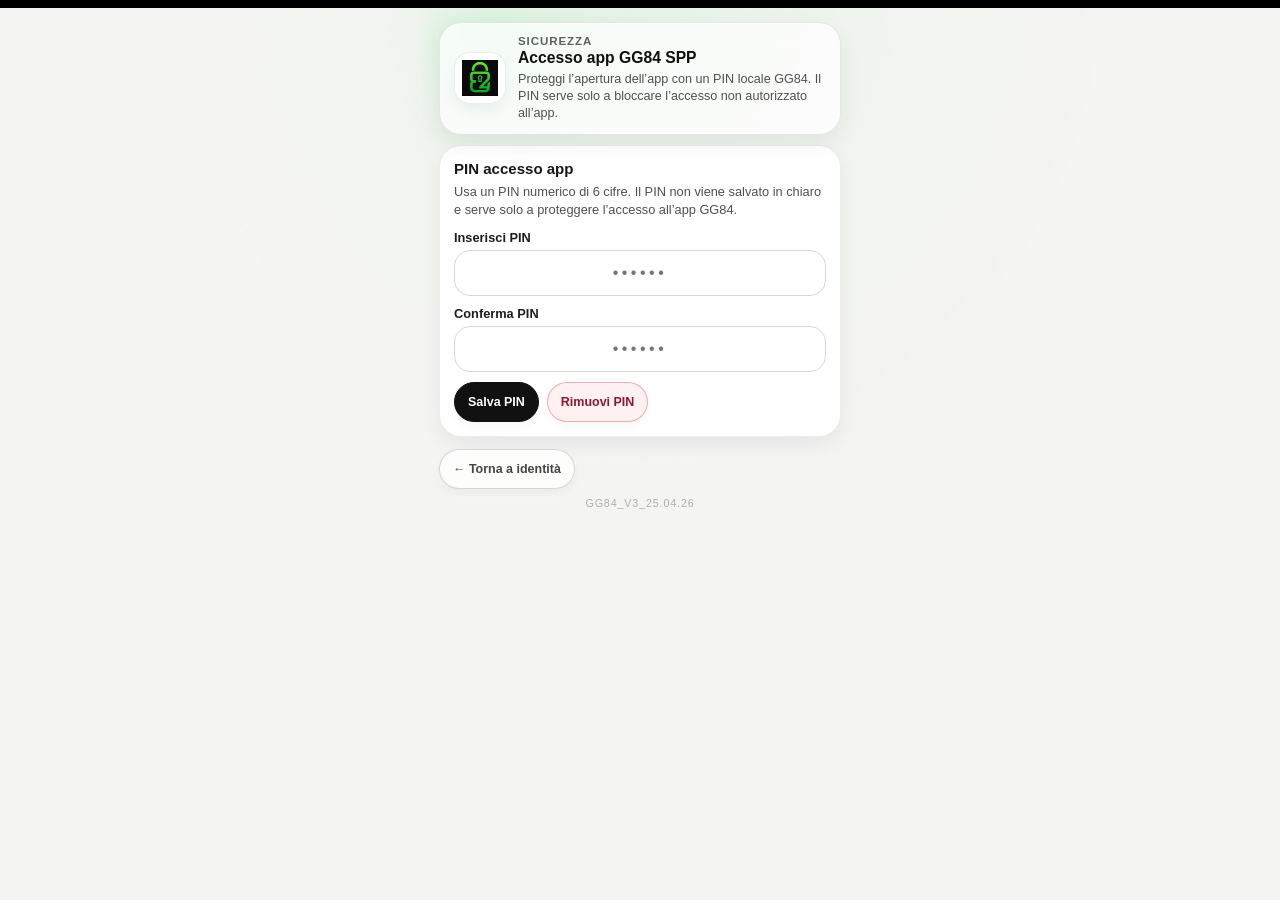
<file: sic.html>
<!DOCTYPE html>
<html lang="it">
<head>
  <meta charset="UTF-8">
  <meta name="viewport" content="width=device-width, initial-scale=1.0, viewport-fit=cover">
  <title>GG84 – Sicurezza accesso</title>

  <style>
    :root {
      --bg: #f4f4f2;
      --panel: #ffffff;
      --text: #111111;
      --muted: #5c5c5c;
      --shadow: 0 8px 18px rgba(0,0,0,.06);

      --green-main: #39e75f;
      --green-soft: #eefaf0;
      --green-line: rgba(27,152,63,.22);

      --warning-soft: #fff8ee;
      --warning-line: rgba(218,148,19,.28);

      --danger-soft: #fff1f1;
      --danger-line: rgba(176,0,32,.22);

      --safe-top: env(safe-area-inset-top, 0px);
      --transition: .18s ease;
    }

    * { box-sizing: border-box; }

    html, body {
      margin: 0;
      padding: 0;
      background: var(--bg);
      color: var(--text);
      font-family: Poppins, Arial, sans-serif;
      -webkit-tap-highlight-color: transparent;
      overflow-x: hidden;
    }

    body {
      min-height: 100vh;
      padding-top: calc(var(--safe-top) + 12px);
      position: relative;
      background:
        radial-gradient(circle at top center, rgba(57, 231, 95, 0.08) 0%, rgba(57, 231, 95, 0.02) 22%, rgba(0, 0, 0, 0) 44%),
        var(--bg);
    }

    body::before {
      content: "";
      position: fixed;
      top: 0;
      left: 0;
      right: 0;
      height: calc(var(--safe-top) + 8px);
      background: #000000;
      z-index: 999;
      pointer-events: none;
    }

    .shell {
      width: 100%;
      max-width: 430px;
      margin: 0 auto;
      padding: 10px 14px 22px;
    }

    .hero-wrap {
      position: relative;
      margin-bottom: 10px;
    }

    .hero-wrap::before {
      content: "";
      position: absolute;
      inset: -10px;
      background:
        radial-gradient(circle at 14% 18%, rgba(57, 231, 95, 0.16) 0%, rgba(57, 231, 95, 0.06) 18%, rgba(0, 0, 0, 0) 42%);
      filter: blur(10px);
      pointer-events: none;
      z-index: 0;
    }

    .hero {
      position: relative;
      z-index: 1;
      display: flex;
      align-items: center;
      gap: 12px;
      background: rgba(255,255,255,0.74);
      border: 1px solid rgba(17,17,17,0.09);
      border-radius: 22px;
      padding: 12px 14px;
      box-shadow:
        0 10px 24px rgba(0,0,0,0.06),
        inset 0 1px 0 rgba(255,255,255,0.52);
      backdrop-filter: blur(12px);
      -webkit-backdrop-filter: blur(12px);
    }

    .hero-logo-wrap {
      width: 52px;
      height: 52px;
      flex-shrink: 0;
      border-radius: 16px;
      background: rgba(255,255,255,0.84);
      border: 1px solid rgba(17,17,17,0.08);
      display: flex;
      align-items: center;
      justify-content: center;
      box-shadow: 0 6px 14px rgba(0,0,0,0.06);
    }

    .hero-logo {
      width: 36px;
      height: 36px;
      object-fit: contain;
      display: block;
    }

    .hero-copy {
      flex: 1;
      min-width: 0;
      text-align: left;
    }

    .hero-kicker {
      margin: 0 0 2px;
      font-size: 0.72rem;
      font-weight: 700;
      letter-spacing: 0.08em;
      text-transform: uppercase;
      color: #4f4f4f;
      opacity: 0.9;
    }

    .hero-title {
      margin: 0;
      font-size: 0.98rem;
      font-weight: 800;
      line-height: 1.15;
      color: #0f0f0f;
    }

    .hero-subtitle {
      margin: 4px 0 0;
      font-size: 0.79rem;
      line-height: 1.34;
      color: #4f4f4f;
    }

    .stack {
      display: grid;
      gap: 10px;
    }

    .card {
      background: var(--panel);
      border: 1px solid rgba(17,17,17,0.08);
      border-radius: 22px;
      padding: 14px;
      box-shadow: var(--shadow);
    }

    .card-title {
      margin: 0 0 6px;
      font-size: 0.94rem;
      font-weight: 800;
      color: #181818;
    }

    .card-text {
      margin: 0;
      font-size: 0.8rem;
      line-height: 1.45;
      color: #4f4f4f;
    }

    .field {
      margin-top: 10px;
    }

    .label {
      display: block;
      margin-bottom: 5px;
      font-size: 0.8rem;
      font-weight: 800;
      color: #1d1d1d;
    }

    input[type="password"] {
      width: 100%;
      min-height: 46px;
      border-radius: 16px;
      border: 1.5px solid #d9d9d2;
      background: #ffffff;
      color: #111111;
      font-family: inherit;
      font-size: 1rem;
      letter-spacing: 0.22em;
      text-align: center;
      padding: 0 14px;
      transition: border-color var(--transition), box-shadow var(--transition);
    }

    input[type="password"]:focus {
      outline: none;
      border-color: var(--green-main);
      box-shadow: 0 0 0 3px rgba(57, 231, 95, 0.12);
    }

    .actions {
      display: flex;
      flex-wrap: wrap;
      gap: 8px;
      margin-top: 10px;
    }

    .btn {
      min-height: 40px;
      padding: 0 13px;
      border-radius: 999px;
      border: 1.5px solid #111111;
      background: #ffffff;
      color: #111111;
      font-family: inherit;
      font-size: 0.78rem;
      font-weight: 800;
      cursor: pointer;
      box-shadow: 0 4px 10px rgba(0,0,0,0.04);
      transition:
        transform var(--transition),
        box-shadow var(--transition),
        border-color var(--transition),
        background var(--transition);
    }

    .btn:hover {
      transform: translateY(-1px);
      border-color: var(--green-main);
      box-shadow:
        0 8px 14px rgba(0,0,0,0.08),
        0 0 0 1.5px var(--green-main);
    }

    .btn:active {
      transform: scale(0.985);
    }

    .btn.primary {
      background: #111111;
      color: #ffffff;
    }

    .btn.ghost {
      border-color: rgba(17,17,17,0.16);
      background: rgba(255,255,255,0.76);
      color: #454545;
    }

    .btn.danger {
      border-color: rgba(176,0,32,.28);
      background: rgba(255,241,241,0.96);
      color: #8a1834;
    }

    .pin-state {
      margin-top: 12px;
      min-height: 44px;
      border-radius: 16px;
      padding: 11px 12px;
      font-size: 0.8rem;
      font-weight: 700;
      line-height: 1.4;
      text-align: center;
      display: none;
    }

    .pin-state.show {
      display: block;
    }

    .pin-state.on {
      background: var(--green-soft);
      border: 1px solid var(--green-line);
      color: #1f6b3b;
    }

    .pin-state.off {
      background: var(--warning-soft);
      border: 1px solid var(--warning-line);
      color: #8a5a12;
    }

    .status {
      display: none;
      margin-top: 10px;
      border-radius: 16px;
      padding: 11px 12px;
      font-size: 0.8rem;
      font-weight: 700;
      line-height: 1.45;
      text-align: center;
    }

    .status.show { display: block; }
    .status.ok {
      background: var(--green-soft);
      border: 1px solid var(--green-line);
      color: #1f6b3b;
    }
    .status.warn {
      background: var(--warning-soft);
      border: 1px solid var(--warning-line);
      color: #8a5a12;
    }
    .status.error {
      background: var(--danger-soft);
      border: 1px solid var(--danger-line);
      color: #8a1834;
    }

    .footer-nav {
      margin-top: 12px;
    }

    .version {
      margin-top: 8px;
      text-align: center;
      font-size: 0.67rem;
      color: #9e9e9e;
      letter-spacing: 0.08em;
      opacity: 0.82;
    }
  </style>

  <!-- GG84 PWA iOS - GG84_V.2_14.04.26 -->
  <meta name="theme-color" content="#0b0b0b">
  <meta name="apple-mobile-web-app-capable" content="yes">
  <meta name="mobile-web-app-capable" content="yes">
  <meta name="apple-mobile-web-app-status-bar-style" content="black-translucent">
  <meta name="apple-mobile-web-app-title" content="GG84">
  <meta name="application-name" content="GG84">
  <meta name="format-detection" content="telephone=no">
  <meta name="gg84-update-tag" content="GG84_V.2_14.04.26">
  <link rel="manifest" href="manifest.json">
  <link rel="apple-touch-icon" href="apple-touch-icon.png">
  <link rel="apple-touch-icon" sizes="180x180" href="apple-touch-icon.png">
  <link rel="apple-touch-icon" sizes="167x167" href="apple-touch-icon-167.png">
  <link rel="apple-touch-icon" sizes="152x152" href="apple-touch-icon-152.png">
  <link rel="apple-touch-icon" sizes="120x120" href="apple-touch-icon-120.png">
  <link rel="icon" type="image/png" sizes="192x192" href="icon-192.png">
  <link rel="icon" type="image/png" sizes="512x512" href="icon-512.png">
  <link rel="stylesheet" href="pwa-ios.css">
</head>
<body>
  <main class="shell">
    <div class="hero-wrap">
      <section class="hero">
        <div class="hero-logo-wrap">
          <img src="logo3.png" alt="GG84" class="hero-logo">
        </div>

        <div class="hero-copy">
          <p class="hero-kicker">Sicurezza</p>
          <h1 class="hero-title">Accesso app GG84 SPP</h1>
          <p class="hero-subtitle">Proteggi l’apertura dell’app con un PIN locale GG84. Il PIN serve solo a bloccare l’accesso non autorizzato all’app.</p>
        </div>
      </section>
    </div>

    <div class="stack">
      <section class="card">
        <h2 class="card-title">PIN accesso app</h2>
        <p class="card-text">Usa un PIN numerico di 6 cifre. Il PIN non viene salvato in chiaro e serve solo a proteggere l’accesso all’app GG84.</p>

        <div class="field">
          <label class="label" for="pinInput1">Inserisci PIN</label>
          <input id="pinInput1" type="password" inputmode="numeric" maxlength="6" placeholder="••••••" autocomplete="off">
        </div>

        <div class="field">
          <label class="label" for="pinInput2">Conferma PIN</label>
          <input id="pinInput2" type="password" inputmode="numeric" maxlength="6" placeholder="••••••" autocomplete="off">
        </div>

        <div class="actions">
          <button class="btn primary" type="button" onclick="savePin()">Salva PIN</button>
          <button class="btn danger" type="button" onclick="removePinAndDisableLock()">Rimuovi PIN</button>
        </div>

        <div id="pinStateBox" class="pin-state"></div>
      </section>

      <div id="pageStatus" class="status"></div>
    </div>

    <div class="footer-nav">
      <button class="btn ghost" onclick="location.href='identita.html'">← Torna a identità</button>
    </div>

    <div class="version">GG84_V3_25.04.26</div>
  </main>

  <script src="script.js"></script>
  <script src="gg84_ux.js"></script>
  <script>
    const pinStateBox = document.getElementById("pinStateBox");
    const pinInput1 = document.getElementById("pinInput1");
    const pinInput2 = document.getElementById("pinInput2");
    const pageStatus = document.getElementById("pageStatus");

    function showStatus(message, kind = "ok") {
      pageStatus.textContent = message;
      pageStatus.className = `status show ${kind}`;
    }

    function hideStatus() {
      pageStatus.textContent = "";
      pageStatus.className = "status";
    }

    function normalizePinInput(inputEl) {
      inputEl.value = String(inputEl.value || "").replace(/\D/g, "").slice(0, 6);
    }

    function renderPinState() {
      const hasPin = typeof hasStoredAppPin === "function" && hasStoredAppPin();

      if (hasPin) {
        pinStateBox.textContent = "PIN attualmente impostato";
        pinStateBox.className = "pin-state show on";
      } else {
        pinStateBox.textContent = "";
        pinStateBox.className = "pin-state";
      }
    }

    async function savePin() {
      hideStatus();

      normalizePinInput(pinInput1);
      normalizePinInput(pinInput2);

      const pin1 = pinInput1.value;
      const pin2 = pinInput2.value;

      if (!validateAppPin(pin1)) {
        showStatus("Il PIN deve avere esattamente 6 cifre.", "error");
        return;
      }

      if (pin1 !== pin2) {
        showStatus("I due PIN non coincidono.", "error");
        return;
      }

      try {
        await setAppPin(pin1);
        localStorage.setItem(GG84.storage.appLockEnabled, "1");

        pinInput1.value = "";
        pinInput2.value = "";
        renderPinState();
        showStatus("PIN salvato correttamente.", "ok");

        if (window.GG84UX) {
          GG84UX.success("PIN salvato");
        } else {
          window.alert("PIN salvato correttamente.");
        }
      } catch (error) {
        console.error(error);
        showStatus("Errore durante il salvataggio del PIN.", "error");
        if (window.GG84UX) {
          GG84UX.error("Errore salvataggio PIN");
        }
      }
    }

    function removePinAndDisableLock() {
      hideStatus();

      const ok = window.confirm("Vuoi rimuovere il PIN e disattivare il blocco app?");
      if (!ok) return;

      try {
        removeAppPin();
        localStorage.setItem(GG84.storage.appLockEnabled, "0");
        pinInput1.value = "";
        pinInput2.value = "";
        renderPinState();
        showStatus("PIN rimosso e blocco app disattivato.", "warn");

        if (window.GG84UX) {
          GG84UX.warning("PIN rimosso");
        }
      } catch (error) {
        console.error(error);
        showStatus("Errore durante la rimozione del PIN.", "error");
        if (window.GG84UX) {
          GG84UX.error("Errore rimozione PIN");
        }
      }
    }

    function boot() {
      renderPinState();
    }

    pinInput1.addEventListener("input", () => normalizePinInput(pinInput1));
    pinInput2.addEventListener("input", () => normalizePinInput(pinInput2));

    if (typeof setupAndroidBackNavigation === "function") {
      setupAndroidBackNavigation();
    }

    boot();
  </script>

<script src="pwa-install.js" defer></script>
</body>
</html>
</file>
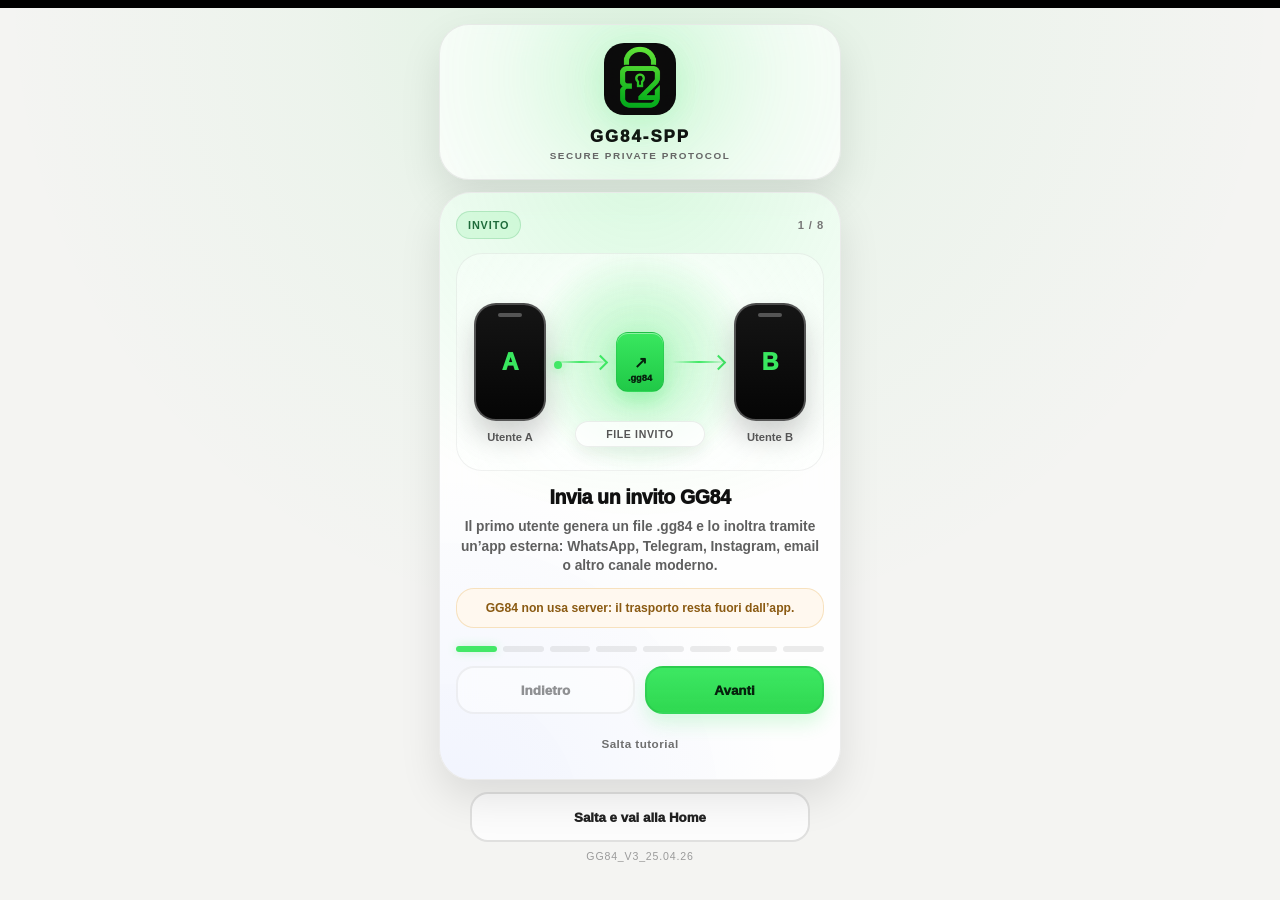
<file: tutorial.html>
<!DOCTYPE html>
<html lang="it">
<head>
  <meta charset="UTF-8">
  <title>GG84 – Tutorial</title>
  <meta name="viewport" content="width=device-width, initial-scale=1.0, viewport-fit=cover">
  <meta name="theme-color" content="#0b0b0b">

  <style>
    :root {
      --bg: #f4f4f2;
      --text: #101010;
      --muted: #5f5f5f;
      --green: #39e75f;
      --green-dark: #1b983f;
      --green-soft: rgba(57, 231, 95, 0.12);
      --red: #d94b4b;
      --amber: #f2a91b;
      --panel: rgba(255,255,255,0.86);
      --shadow: 0 18px 42px rgba(0,0,0,0.10);
      --safe-top: env(safe-area-inset-top, 0px);
      --transition: 0.18s ease;
    }

    * { box-sizing: border-box; -webkit-tap-highlight-color: transparent; }

    html, body {
      margin: 0;
      padding: 0;
      min-height: 100%;
      background:
        radial-gradient(circle at top center, rgba(57,231,95,0.12) 0%, rgba(57,231,95,0.04) 30%, rgba(0,0,0,0) 58%),
        var(--bg);
      color: var(--text);
      font-family: Poppins, Arial, sans-serif;
      overflow-x: hidden;
    }

    body {
      min-height: 100vh;
      padding-top: calc(var(--safe-top) + 12px);
      display: flex;
      justify-content: center;
    }

    body::before {
      content: "";
      position: fixed;
      top: 0;
      left: 0;
      right: 0;
      height: calc(var(--safe-top) + 8px);
      background: #000;
      z-index: 999;
      pointer-events: none;
    }

    .shell {
      width: 100%;
      max-width: 430px;
      padding: 12px 14px 20px;
    }

    .hero {
      position: relative;
      overflow: hidden;
      border-radius: 30px;
      background: rgba(255,255,255,0.78);
      border: 1px solid rgba(17,17,17,0.08);
      box-shadow: var(--shadow);
      padding: 18px 16px;
      text-align: center;
      backdrop-filter: blur(14px);
      -webkit-backdrop-filter: blur(14px);
      margin-bottom: 12px;
    }

    .hero::before {
      content: "";
      position: absolute;
      inset: -35%;
      background: radial-gradient(circle at 50% 40%, rgba(57,231,95,0.22), rgba(57,231,95,0.06) 35%, transparent 62%);
      filter: blur(12px);
      pointer-events: none;
    }

    .hero-inner {
      position: relative;
      z-index: 1;
    }

    .logo {
      width: 72px;
      height: 72px;
      object-fit: contain;
      border-radius: 20px;
      filter: drop-shadow(0 10px 18px rgba(57,231,95,0.18));
      margin-bottom: 8px;
    }

    .brand {
      margin: 0;
      font-size: 1.05rem;
      font-weight: 950;
      letter-spacing: 0.12em;
    }

    .brand-sub {
      margin: 3px 0 0;
      font-size: 0.62rem;
      font-weight: 900;
      color: #666;
      letter-spacing: 0.16em;
    }

    .card {
      position: relative;
      overflow: hidden;
      min-height: 540px;
      border-radius: 32px;
      background: rgba(255,255,255,0.88);
      border: 1px solid rgba(17,17,17,0.08);
      box-shadow: var(--shadow);
      padding: 18px 16px 17px;
      backdrop-filter: blur(16px);
      -webkit-backdrop-filter: blur(16px);
    }

    .card::before {
      content: "";
      position: absolute;
      inset: -30%;
      background:
        radial-gradient(circle at 50% 15%, rgba(57,231,95,0.18), transparent 42%),
        radial-gradient(circle at 20% 85%, rgba(80,120,255,0.08), transparent 36%);
      pointer-events: none;
    }

    .step-top {
      position: relative;
      z-index: 1;
      display: flex;
      align-items: center;
      justify-content: space-between;
      gap: 12px;
      margin-bottom: 14px;
    }

    .kicker {
      display: inline-flex;
      align-items: center;
      gap: 7px;
      min-height: 28px;
      border-radius: 999px;
      padding: 6px 11px;
      background: rgba(57,231,95,0.13);
      border: 1px solid rgba(27,152,63,0.18);
      font-size: 0.68rem;
      font-weight: 900;
      letter-spacing: 0.08em;
      text-transform: uppercase;
      color: #1f6b3b;
    }

    .step-count {
      font-size: 0.7rem;
      font-weight: 900;
      color: #777;
      letter-spacing: 0.08em;
    }

    .animation-stage {
      position: relative;
      z-index: 1;
      min-height: 218px;
      border-radius: 26px;
      background:
        radial-gradient(circle at center, rgba(57,231,95,0.12), rgba(255,255,255,0.60) 55%, rgba(255,255,255,0.32));
      border: 1px solid rgba(17,17,17,0.06);
      display: flex;
      align-items: center;
      justify-content: center;
      overflow: hidden;
      margin-bottom: 15px;
    }

    .animation-stage::before {
      content: "";
      position: absolute;
      width: 230px;
      height: 230px;
      border-radius: 50%;
      background: radial-gradient(circle, rgba(57,231,95,0.22), transparent 68%);
      filter: blur(8px);
      animation: pulseGlow 2.4s ease-in-out infinite alternate;
    }

    .scene {
      position: relative;
      z-index: 1;
      width: 100%;
      min-height: 190px;
      display: flex;
      align-items: center;
      justify-content: center;
    }

    .phone {
      width: 72px;
      height: 118px;
      border-radius: 22px;
      background: linear-gradient(180deg, #151515, #050505);
      border: 2px solid rgba(255,255,255,0.28);
      box-shadow: 0 16px 28px rgba(0,0,0,0.18);
      position: relative;
      display: flex;
      align-items: center;
      justify-content: center;
      color: var(--green);
      font-size: 1.45rem;
      font-weight: 950;
    }

    .phone::before {
      content: "";
      position: absolute;
      top: 8px;
      width: 24px;
      height: 4px;
      border-radius: 999px;
      background: rgba(255,255,255,0.28);
    }

    .phone-label {
      position: absolute;
      bottom: -24px;
      left: 50%;
      transform: translateX(-50%);
      font-size: 0.7rem;
      font-weight: 900;
      color: #555;
      white-space: nowrap;
    }

    .file-token {
      width: 48px;
      height: 60px;
      border-radius: 12px;
      background: linear-gradient(180deg, #39e75f, #20c947);
      box-shadow:
        0 10px 20px rgba(57,231,95,0.28),
        inset 0 1px 0 rgba(255,255,255,0.42);
      border: 1px solid rgba(27,152,63,0.20);
      position: relative;
      display: flex;
      align-items: center;
      justify-content: center;
      font-weight: 950;
      color: #06210d;
      animation: fileFly 2s ease-in-out infinite;
    }

    .file-token::before {
      content: ".gg84";
      position: absolute;
      bottom: 8px;
      font-size: 0.58rem;
      font-weight: 950;
    }

    .arrow-line {
      width: 54px;
      height: 2px;
      background: linear-gradient(90deg, transparent, rgba(57,231,95,0.95), transparent);
      margin: 0 8px;
      position: relative;
    }

    .arrow-line::after {
      content: "";
      position: absolute;
      right: 2px;
      top: -4px;
      width: 9px;
      height: 9px;
      border-top: 2px solid rgba(57,231,95,0.95);
      border-right: 2px solid rgba(57,231,95,0.95);
      transform: rotate(45deg);
    }

    .choice-wrap {
      display: grid;
      grid-template-columns: repeat(2, minmax(0, 1fr));
      gap: 12px;
      width: min(260px, 100%);
    }

    .choice {
      min-height: 82px;
      border-radius: 22px;
      background: rgba(255,255,255,0.84);
      border: 1px solid rgba(17,17,17,0.08);
      display: flex;
      flex-direction: column;
      align-items: center;
      justify-content: center;
      box-shadow: 0 10px 18px rgba(0,0,0,0.06);
      animation: softFloat 1.8s ease-in-out infinite alternate;
    }

    .choice:nth-child(2) { animation-delay: 0.4s; }

    .choice-icon {
      font-size: 2rem;
      line-height: 1;
      margin-bottom: 7px;
    }

    .choice-text {
      font-size: 0.78rem;
      font-weight: 900;
    }

    .timer {
      position: relative;
      width: 128px;
      height: 128px;
      border-radius: 50%;
      background:
        conic-gradient(var(--green) 0 76%, rgba(17,17,17,0.08) 76% 100%);
      display: flex;
      align-items: center;
      justify-content: center;
      box-shadow: 0 16px 30px rgba(57,231,95,0.18);
      animation: timerTick 2.4s ease-in-out infinite alternate;
    }

    .timer::before {
      content: "";
      position: absolute;
      inset: 12px;
      background: rgba(255,255,255,0.94);
      border-radius: 50%;
      box-shadow: inset 0 1px 0 rgba(255,255,255,0.8);
    }

    .timer-inner {
      position: relative;
      z-index: 1;
      text-align: center;
    }

    .timer-value {
      font-size: 1.55rem;
      font-weight: 950;
      color: #111;
      line-height: 1;
    }

    .timer-label {
      margin-top: 4px;
      font-size: 0.65rem;
      font-weight: 900;
      letter-spacing: 0.08em;
      color: #666;
    }

    .verify-pair {
      display: grid;
      gap: 12px;
      width: min(286px, 100%);
    }

    .verify-row {
      display: flex;
      align-items: center;
      justify-content: space-between;
      gap: 12px;
      border-radius: 22px;
      background: rgba(255,255,255,0.82);
      border: 1px solid rgba(17,17,17,0.08);
      padding: 12px;
      box-shadow: 0 10px 18px rgba(0,0,0,0.06);
    }

    .verify-phone {
      font-size: 1.8rem;
    }

    .verify-chip {
      min-width: 104px;
      border-radius: 999px;
      padding: 8px 12px;
      background: rgba(57,231,95,0.16);
      border: 1px solid rgba(27,152,63,0.18);
      color: #1f6b3b;
      font-weight: 950;
      letter-spacing: 0.08em;
      box-shadow: 0 0 16px rgba(57,231,95,0.18);
    }

    .speech-call {
      position: absolute;
      top: 24px;
      right: 22px;
      width: 54px;
      height: 54px;
      border-radius: 20px;
      background: rgba(255,255,255,0.90);
      display: flex;
      align-items: center;
      justify-content: center;
      box-shadow: 0 10px 18px rgba(0,0,0,0.08);
      animation: ringCall 1.2s ease-in-out infinite;
      font-size: 1.45rem;
    }

    .cipher-box {
      width: min(290px, 100%);
      display: grid;
      gap: 12px;
    }

    .plain, .cipher {
      min-height: 54px;
      border-radius: 18px;
      padding: 13px 14px;
      background: rgba(255,255,255,0.86);
      border: 1px solid rgba(17,17,17,0.08);
      font-size: 0.9rem;
      font-weight: 850;
      text-align: left;
      box-shadow: 0 10px 18px rgba(0,0,0,0.05);
    }

    .cipher {
      font-family: ui-monospace, SFMono-Regular, Menlo, Consolas, monospace;
      font-size: 0.74rem;
      color: #1f6b3b;
      word-break: break-all;
      background: rgba(238,250,240,0.92);
      animation: cipherPulse 1.6s ease-in-out infinite alternate;
    }

    .lock-mid {
      width: 52px;
      height: 52px;
      margin: -2px auto;
      border-radius: 18px;
      background: linear-gradient(180deg, #39e75f, #22c84a);
      display: flex;
      align-items: center;
      justify-content: center;
      box-shadow: 0 12px 22px rgba(57,231,95,0.26);
      font-size: 1.55rem;
      animation: softFloat 1.6s ease-in-out infinite alternate;
    }

    .apps-row {
      display: flex;
      gap: 12px;
      flex-wrap: wrap;
      justify-content: center;
      width: min(300px, 100%);
    }

    .app-pill {
      width: 74px;
      height: 74px;
      border-radius: 24px;
      background: rgba(255,255,255,0.88);
      border: 1px solid rgba(17,17,17,0.08);
      display: flex;
      flex-direction: column;
      align-items: center;
      justify-content: center;
      box-shadow: 0 10px 18px rgba(0,0,0,0.06);
      animation: softFloat 1.8s ease-in-out infinite alternate;
    }

    .app-pill:nth-child(2) { animation-delay: .2s; }
    .app-pill:nth-child(3) { animation-delay: .4s; }
    .app-pill:nth-child(4) { animation-delay: .6s; }

    .app-icon { font-size: 1.55rem; }
    .app-name { margin-top: 5px; font-size: 0.62rem; font-weight: 900; color: #555; }

    .destroy-wrap {
      width: min(300px, 100%);
      display: grid;
      gap: 12px;
      justify-items: center;
    }

    .final-message {
      min-height: 54px;
      border-radius: 18px;
      padding: 12px 14px;
      width: 100%;
      background: rgba(255,255,255,0.86);
      border: 1px solid rgba(17,17,17,0.08);
      display: flex;
      align-items: center;
      justify-content: center;
      gap: 9px;
      font-weight: 900;
      animation: cipherPulse 1.6s ease-in-out infinite alternate;
    }

    .burst {
      width: 96px;
      height: 96px;
      border-radius: 50%;
      background:
        radial-gradient(circle, rgba(57,231,95,0.95) 0%, rgba(57,231,95,0.42) 24%, rgba(57,231,95,0.10) 48%, transparent 70%);
      display: flex;
      align-items: center;
      justify-content: center;
      font-size: 2.2rem;
      animation: burstAnim 1.55s ease-in-out infinite;
    }

    .content {
      position: relative;
      z-index: 1;
      text-align: center;
    }

    .title {
      margin: 0;
      font-size: 1.22rem;
      line-height: 1.13;
      font-weight: 950;
      letter-spacing: -0.02em;
    }

    .text {
      margin: 9px 0 0;
      font-size: 0.86rem;
      line-height: 1.42;
      color: var(--muted);
      font-weight: 650;
    }

    .note {
      margin-top: 12px;
      border-radius: 18px;
      padding: 11px 12px;
      background: rgba(255,248,238,0.9);
      border: 1px solid rgba(218,148,19,0.22);
      color: #8a5a12;
      font-size: 0.76rem;
      line-height: 1.38;
      font-weight: 800;
    }

    .progress {
      position: relative;
      z-index: 1;
      display: grid;
      grid-template-columns: repeat(8, 1fr);
      gap: 6px;
      margin: 18px 0 14px;
    }

    .bar {
      height: 6px;
      border-radius: 999px;
      background: rgba(17,17,17,0.08);
      overflow: hidden;
    }

    .bar.active {
      background: rgba(57,231,95,0.95);
      box-shadow: 0 0 10px rgba(57,231,95,0.28);
    }

    .nav {
      position: relative;
      z-index: 1;
      display: grid;
      grid-template-columns: repeat(2, minmax(0,1fr));
      gap: 10px;
    }

    .btn {
      min-height: 48px;
      border-radius: 18px;
      border: 2px solid rgba(17,17,17,0.12);
      background: rgba(255,255,255,0.86);
      color: #111;
      font-size: 0.84rem;
      font-weight: 950;
      cursor: pointer;
      transition: transform var(--transition), box-shadow var(--transition), opacity var(--transition), border-color var(--transition);
    }

    .btn.primary {
      background: linear-gradient(180deg, rgba(57,231,95,0.98), rgba(39,215,74,0.96));
      border-color: rgba(22,140,55,0.16);
      color: #06210d;
      box-shadow: 0 10px 18px rgba(57,231,95,0.18);
    }

    .btn:hover {
      transform: translateY(-1px);
      border-color: rgba(57,231,95,0.75);
      box-shadow: 0 10px 18px rgba(0,0,0,0.08), 0 0 18px rgba(57,231,95,0.18);
    }

    .btn:disabled {
      opacity: 0.45;
      cursor: not-allowed;
      transform: none;
      box-shadow: none;
    }

    .footer {
      margin-top: 12px;
      text-align: center;
    }

    .home-btn {
      width: min(100%, 340px);
      min-height: 50px;
      border-radius: 18px;
      border: 2px solid rgba(17,17,17,0.12);
      background: rgba(255,255,255,0.72);
      font-weight: 950;
      color: #222;
      cursor: pointer;
    }

    .version {
      margin-top: 8px;
      text-align: center;
      font-size: 0.66rem;
      color: #9a9a9a;
      letter-spacing: 0.08em;
    }


    .skip-link {
      position: relative;
      z-index: 1;
      margin-top: 10px;
      width: 100%;
      min-height: 38px;
      border: none;
      background: transparent;
      color: #6f6f6f;
      font-size: 0.73rem;
      font-weight: 900;
      letter-spacing: 0.04em;
      cursor: pointer;
    }

    .skip-link:hover { color: #1f6b3b; }

    .stage-caption {
      position: absolute;
      left: 50%;
      bottom: 10px;
      transform: translateX(-50%);
      z-index: 2;
      min-width: 130px;
      border-radius: 999px;
      padding: 6px 10px;
      background: rgba(255,255,255,0.78);
      border: 1px solid rgba(17,17,17,0.07);
      color: #555;
      font-size: 0.66rem;
      font-weight: 900;
      letter-spacing: 0.06em;
      text-transform: uppercase;
      text-align: center;
      box-shadow: 0 8px 16px rgba(0,0,0,0.05);
    }

    .security-pill {
      display: inline-flex;
      align-items: center;
      justify-content: center;
      gap: 7px;
      margin-top: 10px;
      border-radius: 999px;
      padding: 7px 11px;
      background: rgba(57,231,95,0.12);
      border: 1px solid rgba(27,152,63,0.18);
      color: #1f6b3b;
      font-size: 0.72rem;
      font-weight: 900;
    }

    .path-dot {
      position: absolute;
      width: 8px;
      height: 8px;
      border-radius: 50%;
      background: rgba(57,231,95,0.95);
      box-shadow: 0 0 14px rgba(57,231,95,0.7);
      animation: dotTravel 2s ease-in-out infinite;
    }

    .choice.accept {
      border-color: rgba(27,152,63,0.22);
      background: rgba(238,250,240,0.92);
    }

    .choice.reject {
      border-color: rgba(176,0,32,0.18);
      background: rgba(255,241,241,0.86);
    }

    .mini-warning {
      position: absolute;
      top: 14px;
      left: 14px;
      z-index: 2;
      width: 44px;
      height: 44px;
      border-radius: 16px;
      background: rgba(255,248,238,0.92);
      border: 1px solid rgba(218,148,19,0.22);
      display: flex;
      align-items: center;
      justify-content: center;
      font-size: 1.25rem;
      box-shadow: 0 10px 18px rgba(0,0,0,0.06);
      animation: softFloat 1.7s ease-in-out infinite alternate;
    }

    .micro-copy {
      position: absolute;
      right: 14px;
      bottom: 12px;
      z-index: 2;
      font-size: 0.62rem;
      font-weight: 900;
      color: #777;
      letter-spacing: 0.06em;
      text-transform: uppercase;
    }

    @keyframes dotTravel {
      0% { transform: translate(-70px, 0); opacity: 0; }
      18% { opacity: 1; }
      50% { transform: translate(0, -9px); opacity: 1; }
      82% { opacity: 1; }
      100% { transform: translate(70px, 0); opacity: 0; }
    }

    @keyframes fileFly {
      0%, 100% { transform: translateY(0) scale(1); }
      50% { transform: translateY(-8px) scale(1.04); }
    }

    @keyframes pulseGlow {
      from { opacity: 0.55; transform: scale(0.96); }
      to { opacity: 1; transform: scale(1.05); }
    }

    @keyframes softFloat {
      from { transform: translateY(0); }
      to { transform: translateY(-6px); }
    }

    @keyframes timerTick {
      from { transform: scale(0.96) rotate(-2deg); }
      to { transform: scale(1.03) rotate(2deg); }
    }

    @keyframes ringCall {
      0%, 100% { transform: rotate(0) scale(1); }
      30% { transform: rotate(-7deg) scale(1.04); }
      60% { transform: rotate(7deg) scale(1.04); }
    }

    @keyframes cipherPulse {
      from { box-shadow: 0 10px 18px rgba(0,0,0,0.05); }
      to { box-shadow: 0 10px 18px rgba(0,0,0,0.05), 0 0 20px rgba(57,231,95,0.20); }
    }

    @keyframes burstAnim {
      0% { transform: scale(0.86); opacity: 0.85; }
      55% { transform: scale(1.08); opacity: 1; }
      100% { transform: scale(0.92); opacity: 0.75; }
    }

    @media (max-width: 390px) {
      .card { min-height: 500px; padding: 16px 14px 14px; }
      .animation-stage { min-height: 198px; }
      .phone { width: 64px; height: 108px; }
      .file-token { width: 42px; height: 54px; }
      .arrow-line { width: 34px; margin: 0 5px; }
      .title { font-size: 1.12rem; }
      .text { font-size: 0.82rem; }
    }
  </style>

  <!-- GG84 PWA iOS - GG84_V.2_14.04.26 -->
  <meta name="theme-color" content="#0b0b0b">
  <meta name="apple-mobile-web-app-capable" content="yes">
  <meta name="mobile-web-app-capable" content="yes">
  <meta name="apple-mobile-web-app-status-bar-style" content="black-translucent">
  <meta name="apple-mobile-web-app-title" content="GG84">
  <meta name="application-name" content="GG84">
  <meta name="format-detection" content="telephone=no">
  <meta name="gg84-update-tag" content="GG84_V.2_14.04.26">
  <link rel="manifest" href="manifest.json">
  <link rel="apple-touch-icon" href="apple-touch-icon.png">
  <link rel="apple-touch-icon" sizes="180x180" href="apple-touch-icon.png">
  <link rel="apple-touch-icon" sizes="167x167" href="apple-touch-icon-167.png">
  <link rel="apple-touch-icon" sizes="152x152" href="apple-touch-icon-152.png">
  <link rel="apple-touch-icon" sizes="120x120" href="apple-touch-icon-120.png">
  <link rel="icon" type="image/png" sizes="192x192" href="icon-192.png">
  <link rel="icon" type="image/png" sizes="512x512" href="icon-512.png">
  <link rel="stylesheet" href="pwa-ios.css">
</head>

<body>
  <main class="shell">
    <section class="hero">
      <div class="hero-inner">
        <img src="logo3.png" class="logo" alt="GG84">
        <p class="brand">GG84-SPP</p>
        <p class="brand-sub">SECURE PRIVATE PROTOCOL</p>
      </div>
    </section>

    <section class="card">
      <div class="step-top">
        <div class="kicker" id="kicker">Tutorial</div>
        <div class="step-count" id="stepCount">1 / 8</div>
      </div>

      <div class="animation-stage">
        <div id="scene" class="scene"></div>
      </div>

      <div class="content">
        <h1 id="title" class="title"></h1>
        <p id="text" class="text"></p>
        <div id="note" class="note"></div>
      </div>

      <div id="progress" class="progress"></div>

      <div class="nav">
        <button id="prevBtn" class="btn" type="button" onclick="prevStep()">Indietro</button>
        <button id="nextBtn" class="btn primary" type="button" onclick="nextStep()">Avanti</button>
      </div>

      <button id="skipBtn" class="skip-link" type="button" onclick="skipTutorial()">Salta tutorial</button>
    </section>

    <div class="footer">
      <button id="backBtn" class="home-btn" type="button" onclick="goBackFromTutorial()">← Torna indietro</button>
    </div>

    <div class="version">GG84_V3_25.04.26</div>
  </main>

  <script>
    const steps = [
      {
        kicker: "Invito",
        title: "Invia un invito GG84",
        text: "Il primo utente genera un file .gg84 e lo inoltra tramite un’app esterna: WhatsApp, Telegram, Instagram, email o altro canale moderno.",
        note: "GG84 non usa server: il trasporto resta fuori dall’app.",
        scene: `
          <span class="stage-caption">file invito</span>
          <div class="phone">A<span class="phone-label">Utente A</span></div>
          <div class="arrow-line"><span class="path-dot"></span></div>
          <div class="file-token">↗</div>
          <div class="arrow-line"></div>
          <div class="phone">B<span class="phone-label">Utente B</span></div>
        `
      },
      {
        kicker: "Scadenza",
        title: "Gli inviti durano 15 minuti",
        text: "Ogni invito GG84 ha una finestra temporale breve. Se non viene usato in tempo, va generato un nuovo invito.",
        note: "Dopo la chiusura della connessione, i vecchi inviti vengono revocati anche se non sono ancora scaduti.",
        scene: `
          <div class="mini-warning">⏱️</div>
          <div class="timer">
            <div class="timer-inner">
              <div class="timer-value">15</div>
              <div class="timer-label">MINUTI</div>
            </div>
          </div>
          <span class="micro-copy">scadenza breve</span>
        `
      },
      {
        kicker: "Scelta",
        title: "Accetta o rifiuta",
        text: "Chi riceve l’invito può accettare e generare la risposta GG84, oppure rifiutare e interrompere subito il collegamento.",
        note: "Se non riconosci l’invito, rifiutalo.",
        scene: `
          <div class="choice-wrap">
            <div class="choice accept">
              <div class="choice-icon">✅</div>
              <div class="choice-text">Accetta</div>
            </div>
            <div class="choice reject">
              <div class="choice-icon">❌</div>
              <div class="choice-text">Rifiuta</div>
            </div>
          </div>
        `
      },
      {
        kicker: "Risposta",
        title: "Invia la risposta GG84",
        text: "Se l’invito viene accettato, GG84 prepara un secondo file .gg84. Questo file torna al primo utente per completare la connessione.",
        note: "La risposta deve corrispondere esattamente all’invito ricevuto.",
        scene: `
          <span class="stage-caption">file risposta</span>
          <div class="phone">B<span class="phone-label">Utente B</span></div>
          <div class="arrow-line"><span class="path-dot"></span></div>
          <div class="file-token">↩</div>
          <div class="arrow-line"></div>
          <div class="phone">A<span class="phone-label">Utente A</span></div>
        `
      },
      {
        kicker: "Verifica",
        title: "Verifica codice e colore",
        text: "Prima di fidarti del collegamento, entrambi devono confrontare codice e colore. La verifica migliore è tramite chiamata vocale.",
        note: "Se codice o colore non coincidono, interrompi la connessione.",
        scene: `
          <div class="speech-call">📞</div>
          <div class="verify-pair">
            <div class="verify-row">
              <span class="verify-phone">📱 A</span>
              <span class="verify-chip">🟢 4821</span>
            </div>
            <div class="verify-row">
              <span class="verify-phone">📱 B</span>
              <span class="verify-chip">🟢 4821</span>
            </div>
          </div>
        `
      },
      {
        kicker: "Messaggi",
        title: "Cifra e invia il testo",
        text: "Scrivi un messaggio, premi Proteggi e GG84 crea un payload cifrato da copiare o inviare con app esterne.",
        note: "GG84 non conserva una chat interna: protegge il contenuto e poi lo consegni dove preferisci.",
        scene: `
          <div class="cipher-box">
            <div class="plain">Ciao, questo è un messaggio</div>
            <div class="lock-mid">🔒</div>
            <div class="cipher">GG84:7K9X...A2FQ...ZP81</div>
            <div class="security-pill">Nessuna chat interna</div>
          </div>
        `
      },
      {
        kicker: "Chiusura",
        title: "Fine sessione e autodistruzione",
        text: "La sessione può terminare con l’ultimo messaggio o con la chiusura manuale. Alla fine, lo stato crittografico viene distrutto e il collegamento non resta recuperabile.",
        note: "“Azzera tutto” è invece il reset completo dell’identità e dell’app.",
        scene: `
          <div class="destroy-wrap">
            <div class="final-message">📩 Ultimo messaggio</div>
            <div class="burst">💥</div>
            <div class="final-message">Sessione chiusa</div>
          </div>
        `
      },
      {
        kicker: "Modello",
        title: "GG84 non è una chat",
        text: "GG84 è un overlay crittografico temporaneo: protegge il contenuto, poi lo invii con le app che usi già.",
        note: "Nessun account, nessun cloud GG84, nessuna cronologia interna da gestire.",
        scene: `
          <div class="apps-row">
            <div class="app-pill"><span class="app-icon">🔒</span><span class="app-name">GG84</span></div>
            <div class="app-pill"><span class="app-icon">💬</span><span class="app-name">Chat</span></div>
            <div class="app-pill"><span class="app-icon">📧</span><span class="app-name">Email</span></div>
            <div class="app-pill"><span class="app-icon">📲</span><span class="app-name">Social</span></div>
          </div>
        `
      }
    ];

    let current = 0;

    const scene = document.getElementById("scene");
    const title = document.getElementById("title");
    const text = document.getElementById("text");
    const note = document.getElementById("note");
    const kicker = document.getElementById("kicker");
    const stepCount = document.getElementById("stepCount");
    const progress = document.getElementById("progress");
    const prevBtn = document.getElementById("prevBtn");
    const nextBtn = document.getElementById("nextBtn");
    const backBtn = document.getElementById("backBtn");
    const skipBtn = document.getElementById("skipBtn");

    function goBackFromTutorial() {
      const params = new URLSearchParams(window.location.search);
      const source = params.get("from") || "";

      if (source === "setup") {
        localStorage.setItem("gg84_tutorial_seen", "1");
        location.href = "index.html";
        return;
      }

      location.href = "identita.html";
    }

    function skipTutorial() {
      const params = new URLSearchParams(window.location.search);
      const source = params.get("from") || "";

      if (source === "gestione") {
        location.href = "identita.html";
        return;
      }

      localStorage.setItem("gg84_tutorial_seen", "1");
      location.href = "index.html";
    }

    function renderProgress() {
      progress.innerHTML = "";
      steps.forEach((_, index) => {
        const bar = document.createElement("div");
        bar.className = "bar" + (index <= current ? " active" : "");
        progress.appendChild(bar);
      });
    }

    function renderStep() {
      const params = new URLSearchParams(window.location.search);
      const source = params.get("from") || "";
      if (backBtn) backBtn.textContent = source === "gestione" ? "← Torna a Gestione" : "Salta e vai alla Home";
      if (skipBtn) skipBtn.textContent = source === "gestione" ? "Chiudi tutorial" : "Salta tutorial";
      const step = steps[current];
      scene.innerHTML = step.scene;
      title.textContent = step.title;
      text.textContent = step.text;
      note.textContent = step.note;
      kicker.textContent = step.kicker;
      stepCount.textContent = `${current + 1} / ${steps.length}`;
      prevBtn.disabled = current === 0;
      nextBtn.textContent = current === steps.length - 1
        ? (source === "gestione" ? "Torna a Gestione" : "Entra in GG84")
        : "Avanti";
      renderProgress();
    }

    function nextStep() {
      if (current < steps.length - 1) {
        current += 1;
        renderStep();
        return;
      }
      
      const params = new URLSearchParams(window.location.search);
      const tutorialSource = params.get("from") || "";

      if (tutorialSource === "gestione") {
        location.href = "identita.html";
        return;
      }

      localStorage.setItem("gg84_tutorial_seen", "1");
      location.href = "index.html";

    }

    function prevStep() {
      if (current > 0) {
        current -= 1;
        renderStep();
      }
    }

    renderStep();
  </script>

<script src="pwa-install.js" defer></script>
</body>
</html>
</file>
<file: pwa-ios.css>
/* GG84 PWA iOS compatibility layer - GG84_V.2_14.04.26 */
:root{--gg84-safe-top:env(safe-area-inset-top,0px);--gg84-safe-right:env(safe-area-inset-right,0px);--gg84-safe-bottom:env(safe-area-inset-bottom,0px);--gg84-safe-left:env(safe-area-inset-left,0px)}html{min-height:100%;-webkit-text-size-adjust:100%;text-size-adjust:100%;overscroll-behavior-y:none}body{min-height:100vh;min-height:100dvh;-webkit-touch-callout:none}button,a,input,textarea,select{touch-action:manipulation}input,textarea,select{font-size:16px}@supports(-webkit-touch-callout:none){.gg84-ios-standalone body,body.gg84-ios-standalone{min-height:-webkit-fill-available}}
</file>
<file: gg84_ux.css>
.gg84-toast-root {
  position: fixed;
  left: 50%;
  bottom: calc(env(safe-area-inset-bottom, 0px) + 18px);
  transform: translateX(-50%);
  z-index: 99999;
  pointer-events: none;
  width: calc(100% - 28px);
  max-width: 420px;
  display: flex;
  justify-content: center;
}

.gg84-toast {
  min-height: 46px;
  max-width: 100%;
  display: inline-flex;
  align-items: center;
  gap: 10px;
  padding: 11px 14px;
  border-radius: 999px;
  background: rgba(255, 255, 255, 0.84);
  color: #111111;
  border: 1px solid rgba(17, 17, 17, 0.10);
  box-shadow:
    0 10px 24px rgba(0, 0, 0, 0.10),
    inset 0 1px 0 rgba(255, 255, 255, 0.6);
  backdrop-filter: blur(14px);
  -webkit-backdrop-filter: blur(14px);
  opacity: 0;
  transform: translateY(14px) scale(0.98);
  transition: opacity .22s ease, transform .22s ease;
}

.gg84-toast.show {
  opacity: 1;
  transform: translateY(0) scale(1);
}

.gg84-toast-ok {
  box-shadow:
    0 12px 28px rgba(57, 231, 95, 0.14),
    inset 0 1px 0 rgba(255, 255, 255, 0.6);
  border-color: rgba(27, 152, 63, 0.22);
}

.gg84-toast-warn {
  box-shadow:
    0 12px 28px rgba(242, 169, 27, 0.12),
    inset 0 1px 0 rgba(255, 255, 255, 0.6);
  border-color: rgba(218, 148, 19, 0.24);
}

.gg84-toast-error {
  box-shadow:
    0 12px 28px rgba(217, 75, 75, 0.14),
    inset 0 1px 0 rgba(255, 255, 255, 0.6);
  border-color: rgba(176, 0, 32, 0.22);
}

.gg84-toast-icon {
  width: 22px;
  height: 22px;
  border-radius: 999px;
  display: inline-flex;
  align-items: center;
  justify-content: center;
  font-size: 0.82rem;
  font-weight: 900;
  flex-shrink: 0;
}

.gg84-toast-ok .gg84-toast-icon {
  background: rgba(57, 231, 95, 0.14);
  color: #1f6b3b;
}

.gg84-toast-warn .gg84-toast-icon {
  background: rgba(242, 169, 27, 0.14);
  color: #8a5a12;
}

.gg84-toast-error .gg84-toast-icon {
  background: rgba(217, 75, 75, 0.14);
  color: #8a1834;
}

.gg84-toast-text {
  font-family: Poppins, Arial, sans-serif;
  font-size: 0.82rem;
  font-weight: 800;
  line-height: 1.25;
  color: #111111;
  white-space: nowrap;
  overflow: hidden;
  text-overflow: ellipsis;
}

.gg84-glow-ok,
.gg84-glow-warn,
.gg84-glow-error {
  position: relative;
  transition: box-shadow .18s ease, border-color .18s ease, transform .18s ease;
}

.gg84-glow-ok {
  box-shadow:
    0 0 0 1px rgba(27, 152, 63, 0.24),
    0 0 0 4px rgba(57, 231, 95, 0.10),
    0 16px 34px rgba(57, 231, 95, 0.16) !important;
  border-color: rgba(27, 152, 63, 0.28) !important;
}

.gg84-glow-warn {
  box-shadow:
    0 0 0 1px rgba(218, 148, 19, 0.24),
    0 0 0 4px rgba(242, 169, 27, 0.10),
    0 16px 34px rgba(242, 169, 27, 0.16) !important;
  border-color: rgba(218, 148, 19, 0.28) !important;
}

.gg84-glow-error {
  box-shadow:
    0 0 0 1px rgba(176, 0, 32, 0.20),
    0 0 0 4px rgba(217, 75, 75, 0.10),
    0 16px 34px rgba(217, 75, 75, 0.16) !important;
  border-color: rgba(176, 0, 32, 0.24) !important;
}
</file>
